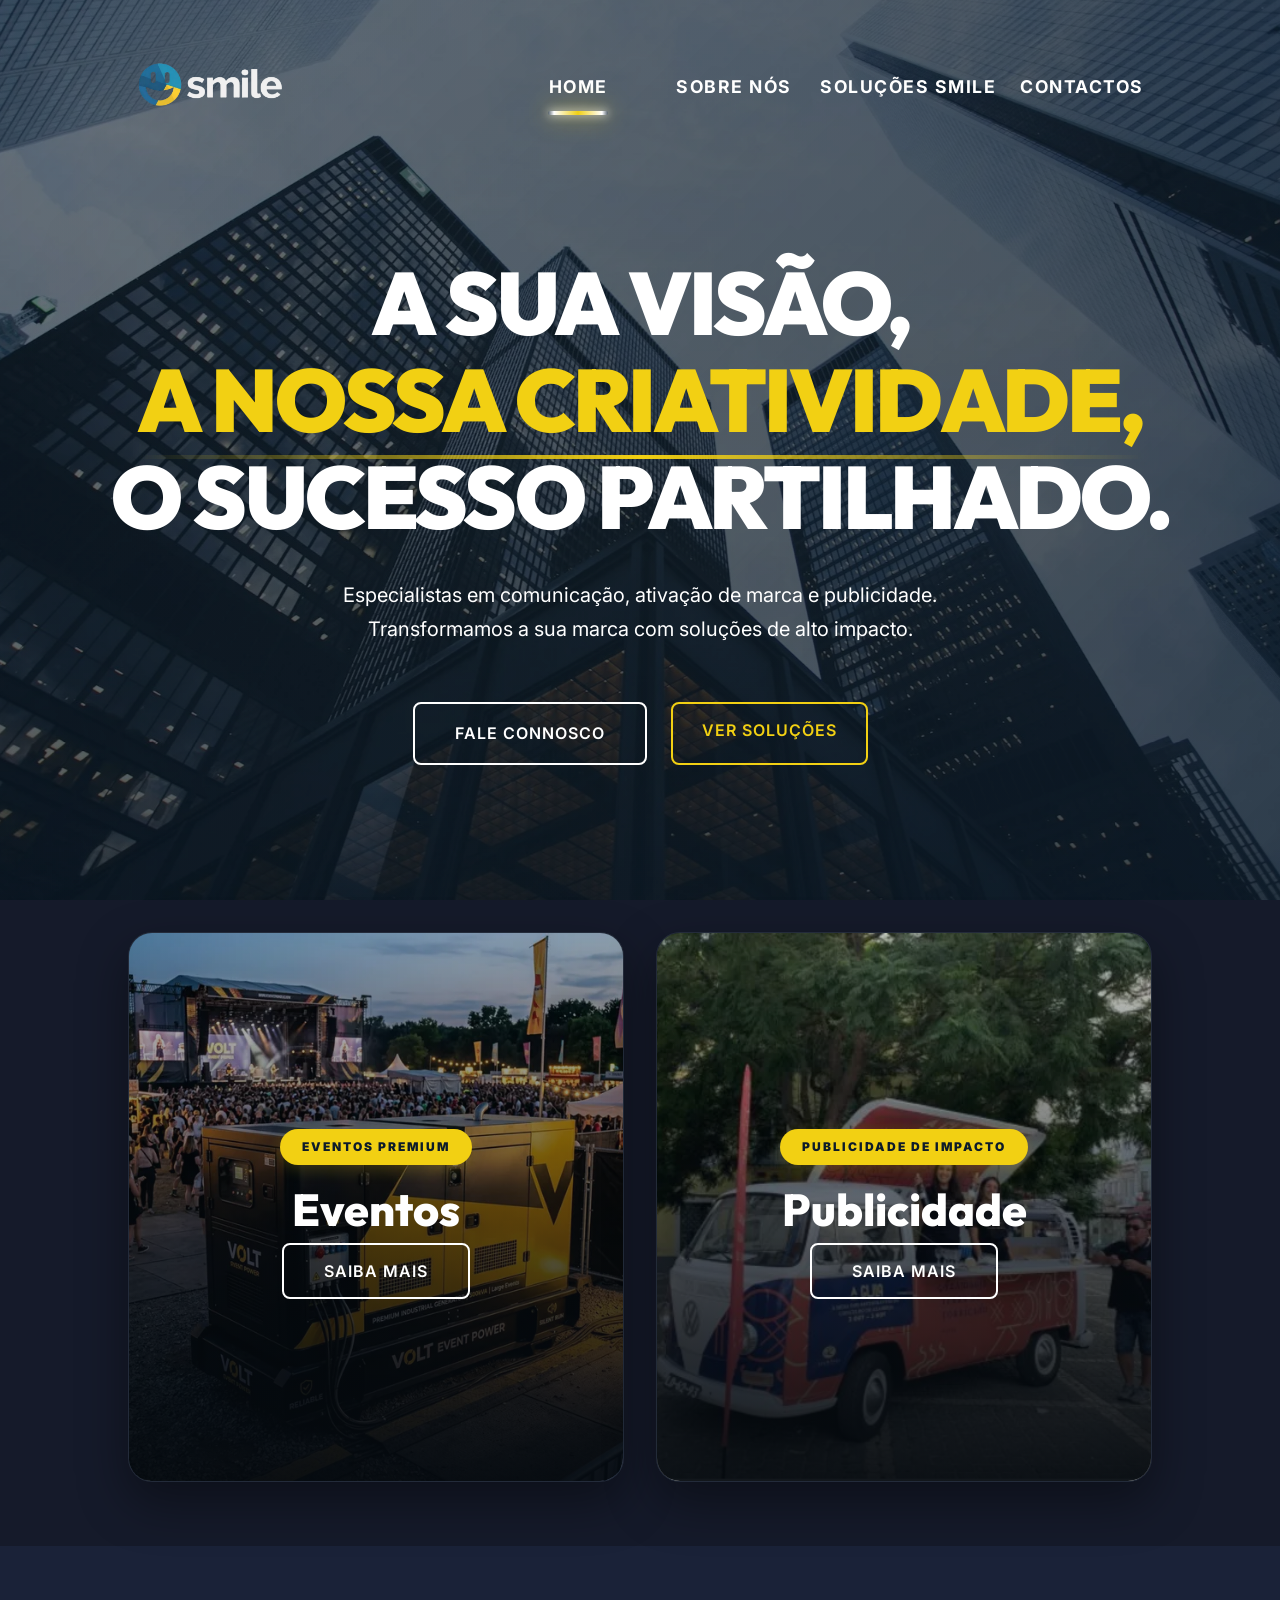
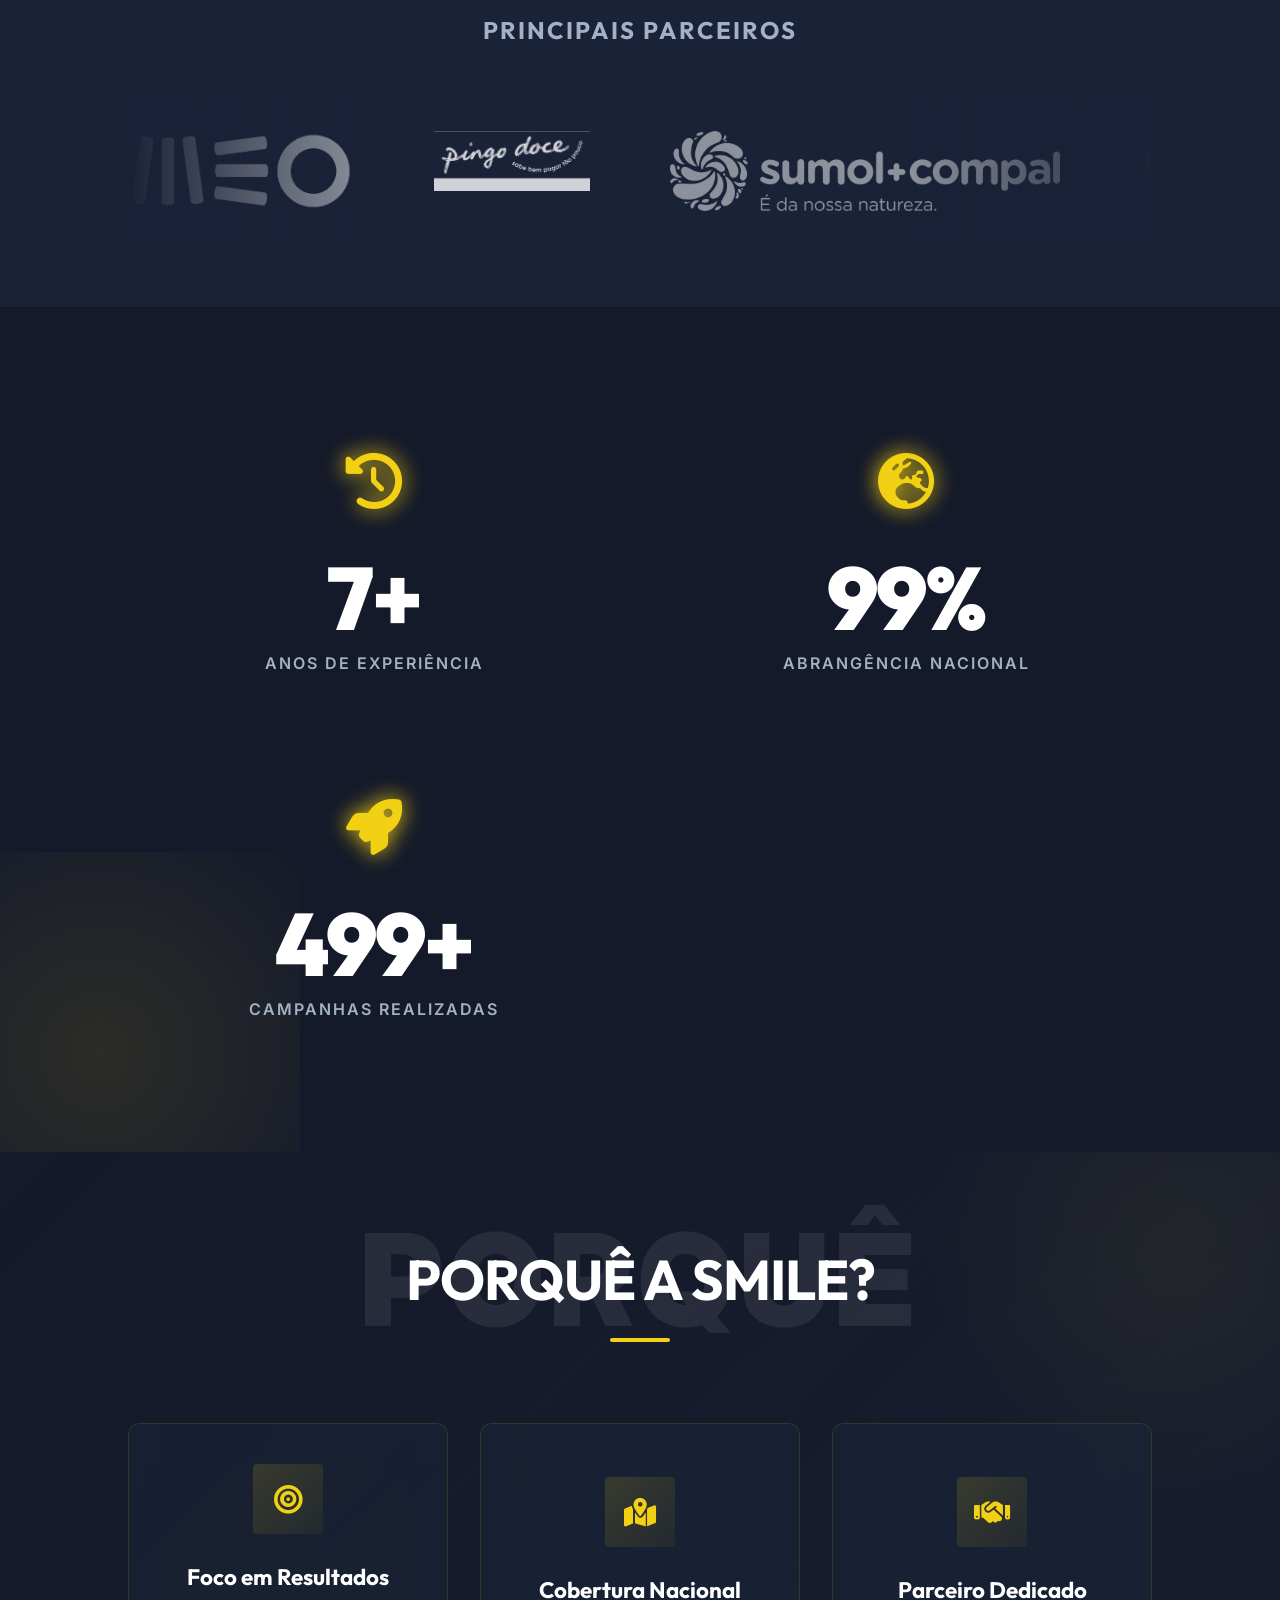
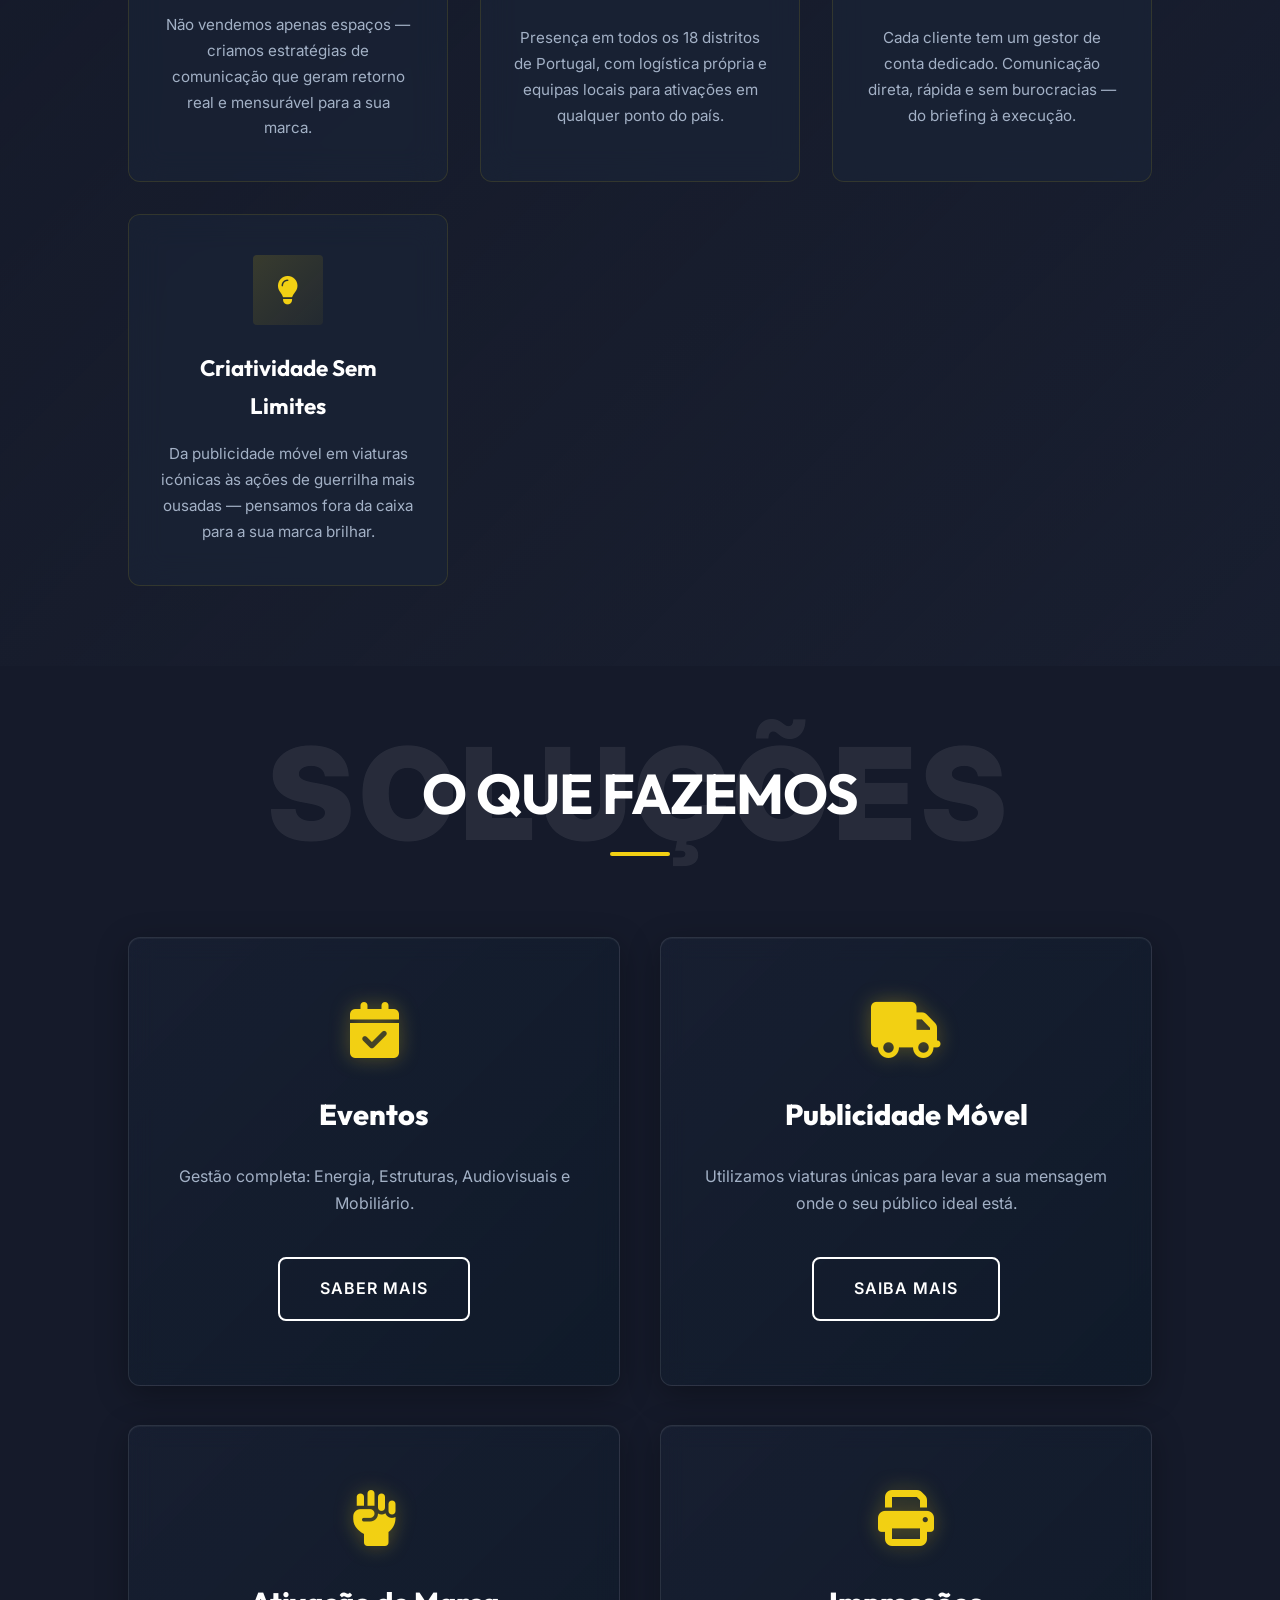
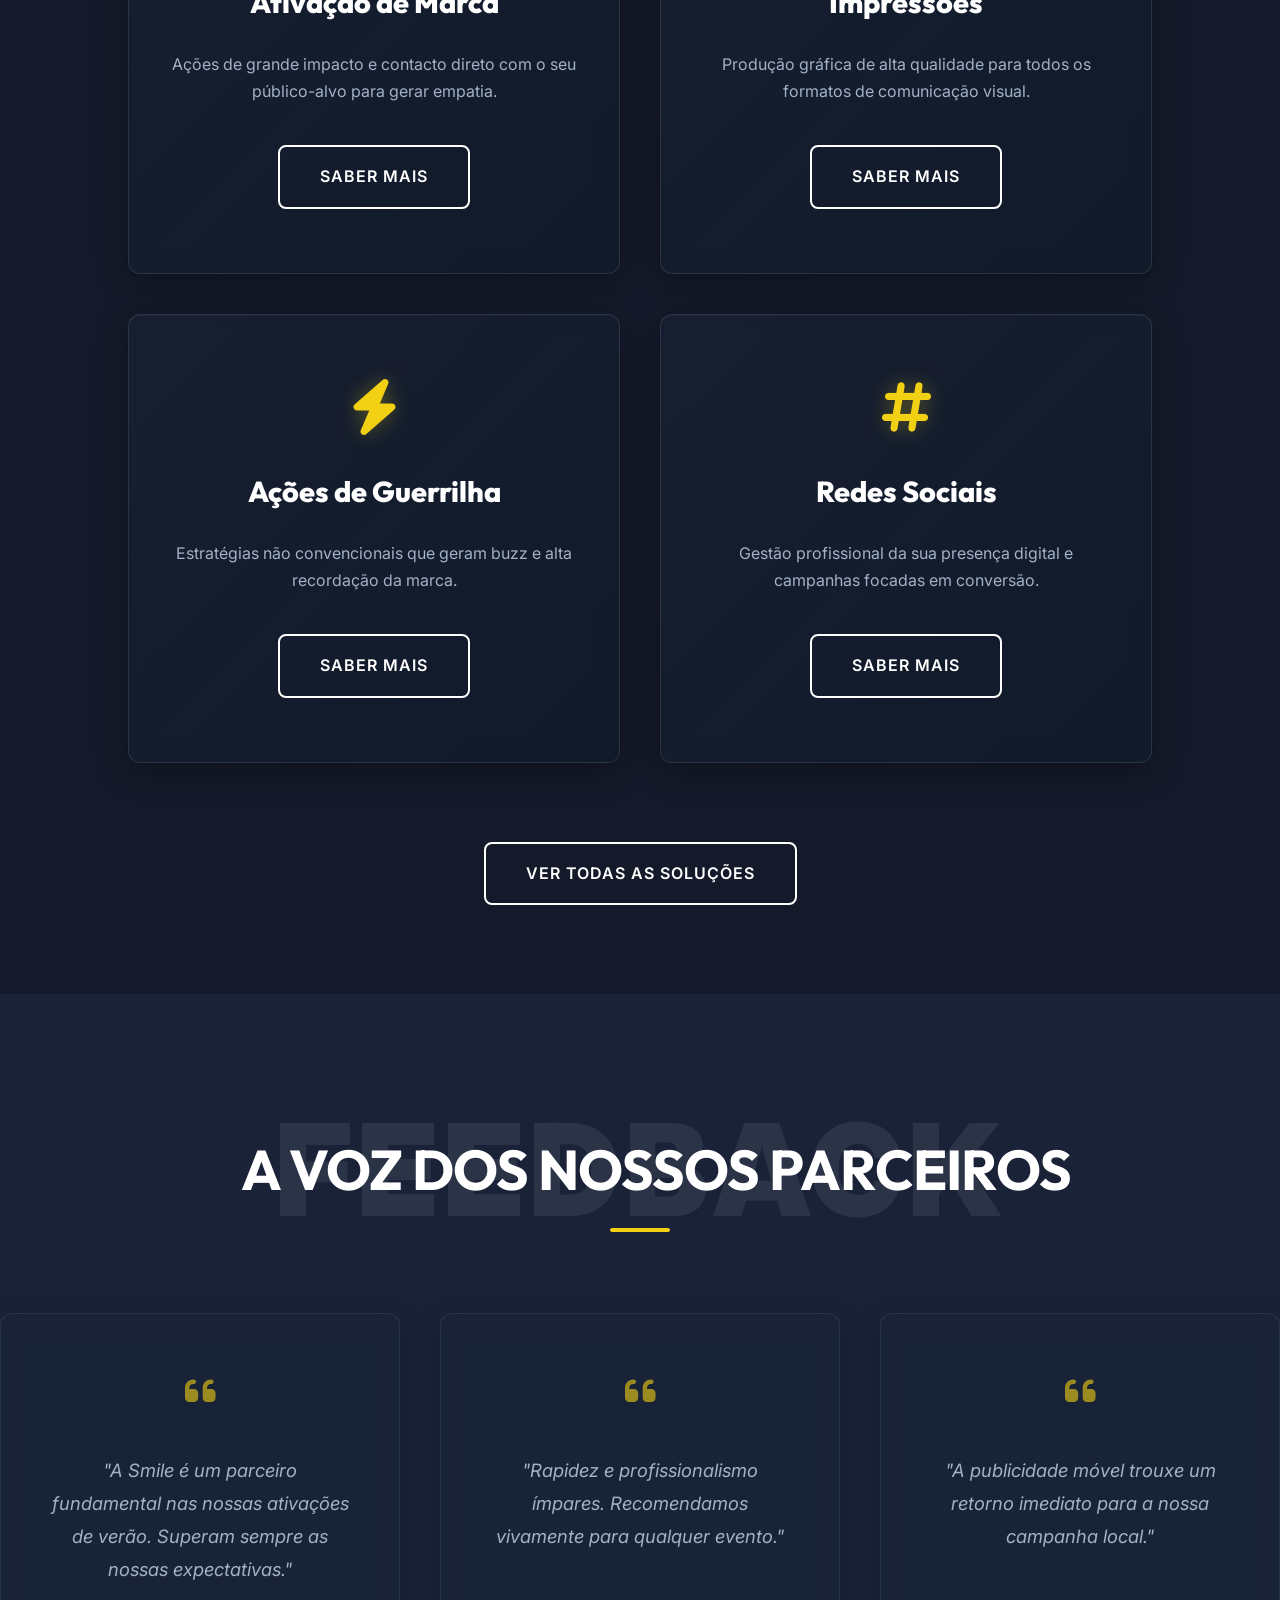
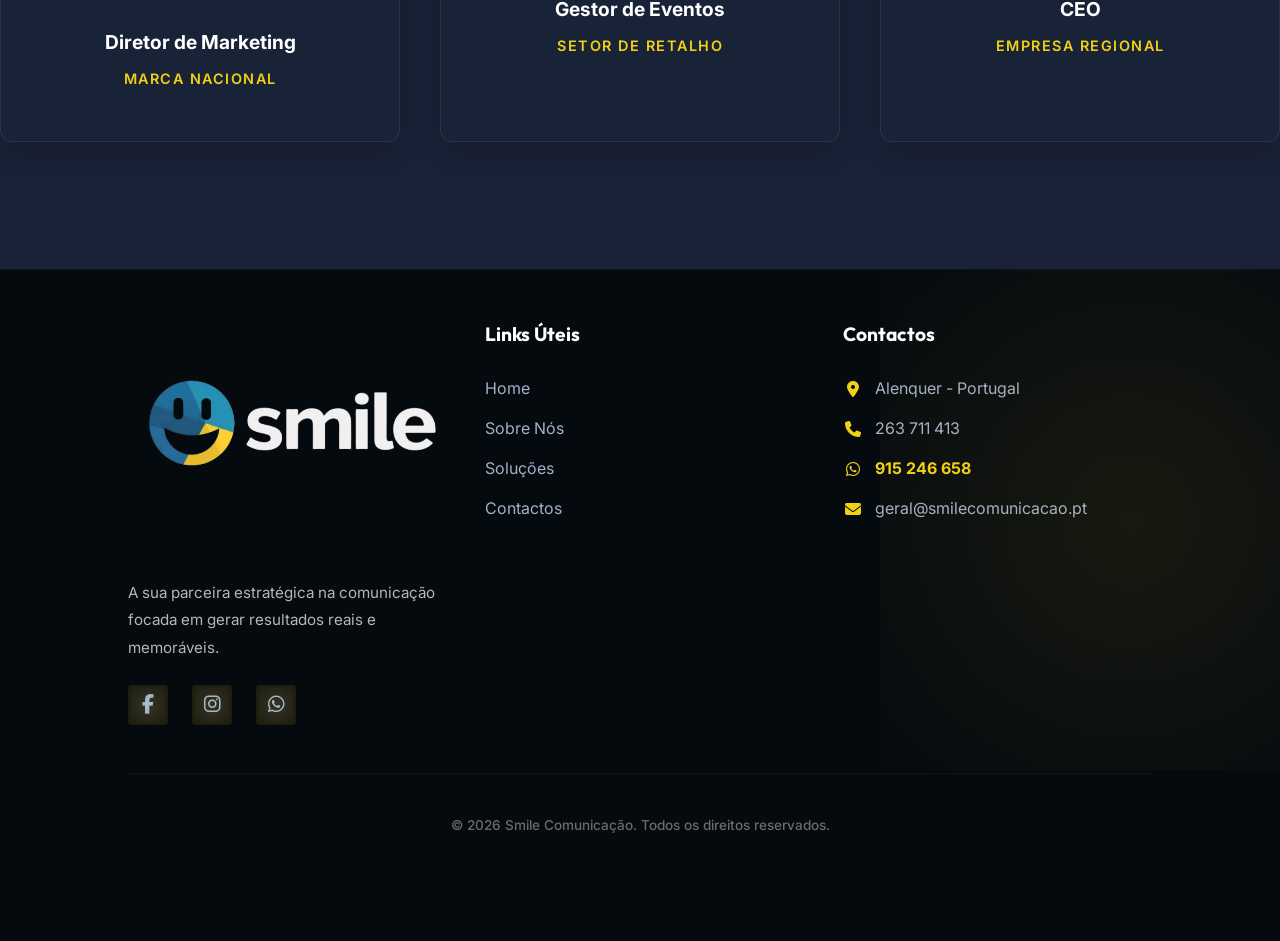
<file: index.html>
<!DOCTYPE html>
<html lang="pt">

<head>
    <meta charset="UTF-8">
    <meta name="viewport" content="width=device-width, initial-scale=1.0">
    <title>Smile Comunicação | Publicidade e Marketing</title>
    <meta name="description"
        content="Agência de marketing e publicidade. Soluções de impacto em outdoors, mupis, viaturas, e ativação de marca.">

    <!-- Open Graph / Twitter -->

    
    <meta property="og:title" content="Smile Comunicação | Publicidade e Marketing">
    <meta property="og:description"
        content="Agência de marketing e publicidade. Soluções de impacto em outdoors, mupis, viaturas e ativação de marca.">
    <meta property="og:type" content="website">
    <meta property="og:url" content="/">
    <meta property="og:image" content="assets/images/hero_home.webp">
    <meta name="twitter:card" content="summary_large_image">
    <meta name="theme-color" content="#0d1b2a">
    <meta name="color-scheme" content="dark">
    <meta name="robots" content="index, follow">
    <link rel="canonical" href="https://smilecomunicacao.pt/">
    <link rel="icon" type="image/x-icon" href="assets/images/smile_icon.webp">
    <link rel="apple-touch-icon" href="assets/images/smile_icon.webp">
    <link rel="manifest" href="manifest.json">

    <!-- Google Fonts -->
    <link rel="preconnect" href="https://fonts.googleapis.com">
    <link rel="preconnect" href="https://fonts.gstatic.com" crossorigin>
    <!-- Preload hero for faster LCP -->
    <link rel="preload" as="image" href="assets/images/hero_home.webp">
    <link
        href="https://fonts.googleapis.com/css2?family=Inter:wght@400;500;600&family=Outfit:wght@700;800;900&display=swap"
        rel="stylesheet">

    <!-- Font Awesome -->
    <link rel="stylesheet" href="https://cdnjs.cloudflare.com/ajax/libs/font-awesome/6.4.0/css/all.min.css">

    <!-- CSS -->
    <link rel="stylesheet" href="style.min.css?v=5.0">

    <!-- Structured Data -->
    <script type="application/ld+json">
    {
      "@context": "https://schema.org",
      "@type": "Organization",
      "name": "Smile Comunicação",
      "url": "https://smilecomunicacao.pt",
      "logo": "https://smilecomunicacao.pt/assets/images/logo_smile.webp",
      "description": "Agência de marketing e publicidade especialista em ativação de marca e publicidade móvel.",
      "address": {
        "@type": "PostalAddress",
        "addressLocality": "Alenquer",
        "addressCountry": "PT"
      },
      "sameAs": [
        "https://www.facebook.com/fsmilecomunicacao",
        "https://www.instagram.com/smile.comunicacao/",
        "https://linkedin.com/company/smilecomunicacao"
      ]
    }
    </script>
</head>

<body class="home-page">

    <div id="preloader">
        <div class="preloader-smile"></div>
    </div>


    <header id="header">
    <a href="index.html" class="logo" aria-label="Smile Comunicação — página inicial" title="Smile Comunicação">
        <img src="assets/images/logo_smile.webp" alt="Smile Comunicação">
    </a>
    <!-- Hamburger Menu Button -->
    <div class="menu-toggle" id="mobile-menu">
        <span class="bar"></span>
        <span class="bar"></span>
        <span class="bar"></span>
    </div>
    <nav class="nav-links" role="navigation" aria-label="Main navigation">
        <a href="index.html">Home</a>
        <a href="sobre.html">Sobre Nós</a>
        <a href="solucoes.html">Soluções Smile</a>
        <a href="contactos.html">Contactos</a>
    </nav>
    <a href="contactos.html" class="btn btn-primary header-btn"
        style="padding: 0.8rem 1.5rem; display: none;">Orçamento</a>
</header>

    <main>
        <section class="hero text-center" id="home">
            <img src="assets/images/hero_home.webp" alt="Smiling Brand Activation" class="hero-bg">
            <h1 class="reveal" style="text-transform: uppercase;">A sua visão,<br><span>a nossa criatividade,</span><br>o sucesso partilhado.</h1>
            <p class="reveal">Especialistas em comunicação, ativação de marca e publicidade. Transformamos a sua marca com soluções de alto impacto.</p>
            <div class="hero-btns reveal">
                <a href="contactos.html" class="btn btn-primary">Fale Connosco</a>
                <a href="solucoes.html" class="btn btn-skeleton">Ver Soluções</a>
            </div>
        </section>

        <!-- Highlights Section -->
        <section class="highlights">
            <div class="container highlights-grid">
                <div class="highlight-card">
                    <div class="card-bg" style="background-image: url('assets/images/gerador_eventos.webp');"></div>
                    <div class="card-overlay"></div>
                    <div class="card-content">
                        <span class="card-tag">Eventos Premium</span>
                        <h3>Eventos</h3>
                        <a href="servicos/eventos.html" class="btn btn-primary">Saiba Mais</a>
                    </div>
                </div>
                <div class="highlight-card">
                    <div class="card-bg" style="background-image: url('assets/images/movel.webp');"></div>
                    <div class="card-overlay"></div>
                    <div class="card-content">
                        <span class="card-tag">Publicidade de Impacto</span>
                        <h3>Publicidade</h3>
                        <a href="servicos/publicidade-exterior.html" class="btn btn-primary">Saiba Mais</a>
                    </div>
                </div>
            </div>
        </section>

        <!-- Clients Section -->
        <section class="clients">
            <div class="container">
                <h2 class="section-heading">Principais Parceiros</h2>
                <div class="logo-marquee">
                    <div class="marquee-content">
                        <img src="assets/images/logo_meo.webp" alt="MEO" loading="lazy">
                        <img src="assets/images/logo_pingodoce_premium.webp" alt="Pingo Doce" loading="lazy" style="height: 60px; opacity: 0.8; transition: var(--transition);" onmouseover="this.style.opacity='1'" onmouseout="this.style.opacity='0.8'">
                        <img src="assets/images/logo_sumolcompal.webp" alt="Sumol Compal" loading="lazy">
                        <img src="assets/images/logo_remax.webp" alt="REMAX" loading="lazy">
                        <!-- Duplicate for infinite scroll -->
                        <img src="assets/images/logo_meo.webp" alt="MEO" loading="lazy">
                        <img src="assets/images/logo_pingodoce_premium.webp" alt="Pingo Doce" loading="lazy" style="height: 60px; opacity: 0.8; transition: var(--transition);" onmouseover="this.style.opacity='1'" onmouseout="this.style.opacity='0.8'">
                        <img src="assets/images/logo_sumolcompal.webp" alt="Sumol Compal" loading="lazy">
                        <img src="assets/images/logo_remax.webp" alt="REMAX" loading="lazy">
                    </div>
                </div>
            </div>
        </section>



        <!-- Stats Section -->
        <section class="presence">
            <div class="container">
                <div class="grid">
                    <div class="stat-item">
                        <div class="stat-icon"><i class="fas fa-history"></i></div>
                        <h3 class="stat-number">8+</h3>
                        <p>Anos de Experiência</p>
                    </div>
                    <div class="stat-item">
                        <div class="stat-icon"><i class="fas fa-globe-europe"></i></div>
                        <h3 class="stat-number">100%</h3>
                        <p>Abrangência Nacional</p>
                    </div>
                    <div class="stat-item">
                        <div class="stat-icon"><i class="fas fa-rocket"></i></div>
                        <h3 class="stat-number">500+</h3>
                        <p>Campanhas Realizadas</p>
                    </div>
                </div>
            </div>
        </section>



        <!-- Why Smile Section -->
        <section class="why-smile">
            <div class="container">
                <div class="section-title">
                    <div class="bg-text">PORQUÊ</div>
                    <h2>Porquê a Smile?</h2>
                </div>
            </div>
            <div class="container why-grid">
                <div class="why-card">
                    <div class="why-icon"><i class="fas fa-bullseye"></i></div>
                    <h3>Foco em Resultados</h3>
                    <p>Não vendemos apenas espaços — criamos estratégias de comunicação que geram retorno real e
                        mensurável para a sua marca.</p>
                </div>
                <div class="why-card">
                    <div class="why-icon"><i class="fas fa-map-marked-alt"></i></div>
                    <h3>Cobertura Nacional</h3>
                    <p>Presença em todos os 18 distritos de Portugal, com logística própria e equipas locais para
                        ativações em qualquer ponto do país.</p>
                </div>
                <div class="why-card">
                    <div class="why-icon"><i class="fas fa-handshake"></i></div>
                    <h3>Parceiro Dedicado</h3>
                    <p>Cada cliente tem um gestor de conta dedicado. Comunicação direta, rápida e sem burocracias — do
                        briefing à execução.</p>
                </div>
                <div class="why-card">
                    <div class="why-icon"><i class="fas fa-lightbulb"></i></div>
                    <h3>Criatividade Sem Limites</h3>
                    <p>Da publicidade móvel em viaturas icónicas às ações de guerrilha mais ousadas — pensamos fora da
                        caixa para a sua marca brilhar.</p>
                </div>
            </div>
        </section>



        <!-- Services Section Summary -->
        <section id="solucoes">
            <div class="container">
                <div class="section-title">
                    <div class="bg-text">SOLUÇÕES</div>
                    <h2>O Que Fazemos</h2>
                </div>
            </div>
            <div class="grid container">
                <div class="card">
                    <i class="fas fa-calendar-check"></i>
                    <h3>Eventos</h3>
                    <p>Gestão completa: Energia, Estruturas, Audiovisuais e Mobiliário.</p>
                    <a href="servicos/eventos.html" class="btn btn-primary" role="button"
                        aria-label="Saber mais sobre Eventos">Saber Mais</a>
                </div>
                <div class="card">
                    <i class="fas fa-truck"></i>
                    <h3>Publicidade Móvel</h3>
                    <p>Utilizamos viaturas únicas para levar a sua mensagem onde o seu público ideal está.</p>
                    <a href="servicos/publicidade-exterior.html" class="btn btn-primary">Saiba Mais</a>
                </div>
                <div class="card">
                    <i class="fas fa-fist-raised"></i>
                    <h3>Ativação de Marca</h3>
                    <p>Ações de grande impacto e contacto direto com o seu público-alvo para gerar empatia.</p>
                    <a href="servicos/ativacao-marca.html" class="btn btn-primary">Saber Mais</a>
                </div>
                <div class="card">
                    <i class="fas fa-print"></i>
                    <h3>Impressões</h3>
                    <p>Produção gráfica de alta qualidade para todos os formatos de comunicação visual.</p>
                    <a href="servicos/impressoes.html" class="btn btn-primary">Saber Mais</a>
                </div>
                <div class="card">
                    <i class="fas fa-bolt"></i>
                    <h3>Ações de Guerrilha</h3>
                    <p>Estratégias não convencionais que geram buzz e alta recordação da marca.</p>
                    <a href="servicos/acoes-guerrilha.html" class="btn btn-primary">Saber Mais</a>
                </div>
                <div class="card">
                    <i class="fas fa-hashtag"></i>
                    <h3>Redes Sociais</h3>
                    <p>Gestão profissional da sua presença digital e campanhas focadas em conversão.</p>
                    <a href="servicos/redes-sociais.html" class="btn btn-primary">Saber Mais</a>
                </div>
            </div>
            <div class="solutions-cta">
                <a href="solucoes.html" class="btn btn-primary">Ver Todas as Soluções</a>
            </div>
        </section>

        <!-- Testimonials Section -->
        <section class="testimonials">
            <div class="container">
                <div class="section-title">
                    <div class="bg-text">FEEDBACK</div>
                    <h2>A Voz dos Nossos Parceiros</h2>
                </div>
            </div>
            <div class="container">
                <div class="testimonials-grid">
                    <div class="testimonial-item reveal">
                        <div class="quote-icon"><i class="fas fa-quote-left"></i></div>
                        <p>"A Smile é um parceiro fundamental nas nossas ativações de verão. Superam sempre as nossas
                            expectativas."</p>
                        <div class="testimonial-info">
                            <strong>Diretor de Marketing</strong>
                            <span>Marca Nacional</span>
                        </div>
                    </div>

                    <div class="testimonial-item reveal">
                        <div class="quote-icon"><i class="fas fa-quote-left"></i></div>
                        <p>"Rapidez e profissionalismo ímpares. Recomendamos vivamente para qualquer evento."</p>
                        <div class="testimonial-info">
                            <strong>Gestor de Eventos</strong>
                            <span>Setor de Retalho</span>
                        </div>
                    </div>

                    <div class="testimonial-item reveal">
                        <div class="quote-icon"><i class="fas fa-quote-left"></i></div>
                        <p>"A publicidade móvel trouxe um retorno imediato para a nossa campanha local."</p>
                        <div class="testimonial-info">
                            <strong>CEO</strong>
                            <span>Empresa Regional</span>
                        </div>
                    </div>
                </div>
            </div>
        </section>
    </main>

    <footer>
    <div class="footer-content">

        <div class="container footer-grid">
            <div>
                <div class="footer-logo">
                    <img src="assets/images/logo_smile.webp" alt="Smile Comunicação">
                </div>
                <p>A sua parceira estratégica na comunicação focada em gerar resultados reais e memoráveis.</p>
                <div class="social-links">
                    <a href="https://www.facebook.com/fsmilecomunicacao" target="_blank" rel="noopener noreferrer"
                        aria-label="Facebook"><i class="fab fa-facebook-f"></i></a>
                    <a href="https://www.instagram.com/smile.comunicacao/" target="_blank" rel="noopener noreferrer"
                        aria-label="Instagram"><i class="fab fa-instagram"></i></a>
                    <a href="https://wa.me/351915246658" target="_blank" rel="noopener noreferrer"
                        aria-label="WhatsApp"><i class="fab fa-whatsapp"></i></a>
                </div>
            </div>
            <div>
                <h4>Links Úteis</h4>
                <ul>
                    <li><a href="index.html">Home</a></li>
                    <li><a href="sobre.html">Sobre Nós</a></li>
                    <li><a href="solucoes.html">Soluções</a></li>
                    <li><a href="contactos.html">Contactos</a></li>
                </ul>
            </div>
            <div>
                <h4>Contactos</h4>
                <ul class="contact-list">
                    <li><i class="fas fa-map-marker-alt"></i> Alenquer - Portugal</li>
                    <li><i class="fas fa-phone"></i> 263 711 413</li>
                    <li><i class="fab fa-whatsapp"></i> <a href="https://wa.me/351915246658" target="_blank"
                            style="color: var(--accent-color); font-weight: 700;">915 246 658</a></li>
                    <li><i class="fas fa-envelope"></i> <a
                            href="mailto:geral@smilecomunicacao.pt">geral@smilecomunicacao.pt</a></li>
                </ul>
            </div>
        </div>
        <div class="footer-bottom">
            <p>&copy; 2026 Smile Comunicação. Todos os direitos reservados.</p>
        </div>
    </div>
</footer>


<!-- Scroll Progress Bar -->
<div class="scroll-progress" id="scrollProgress"></div>
    <script src="script.min.js?v=3.5" defer></script>
</body>

</html>
</file>
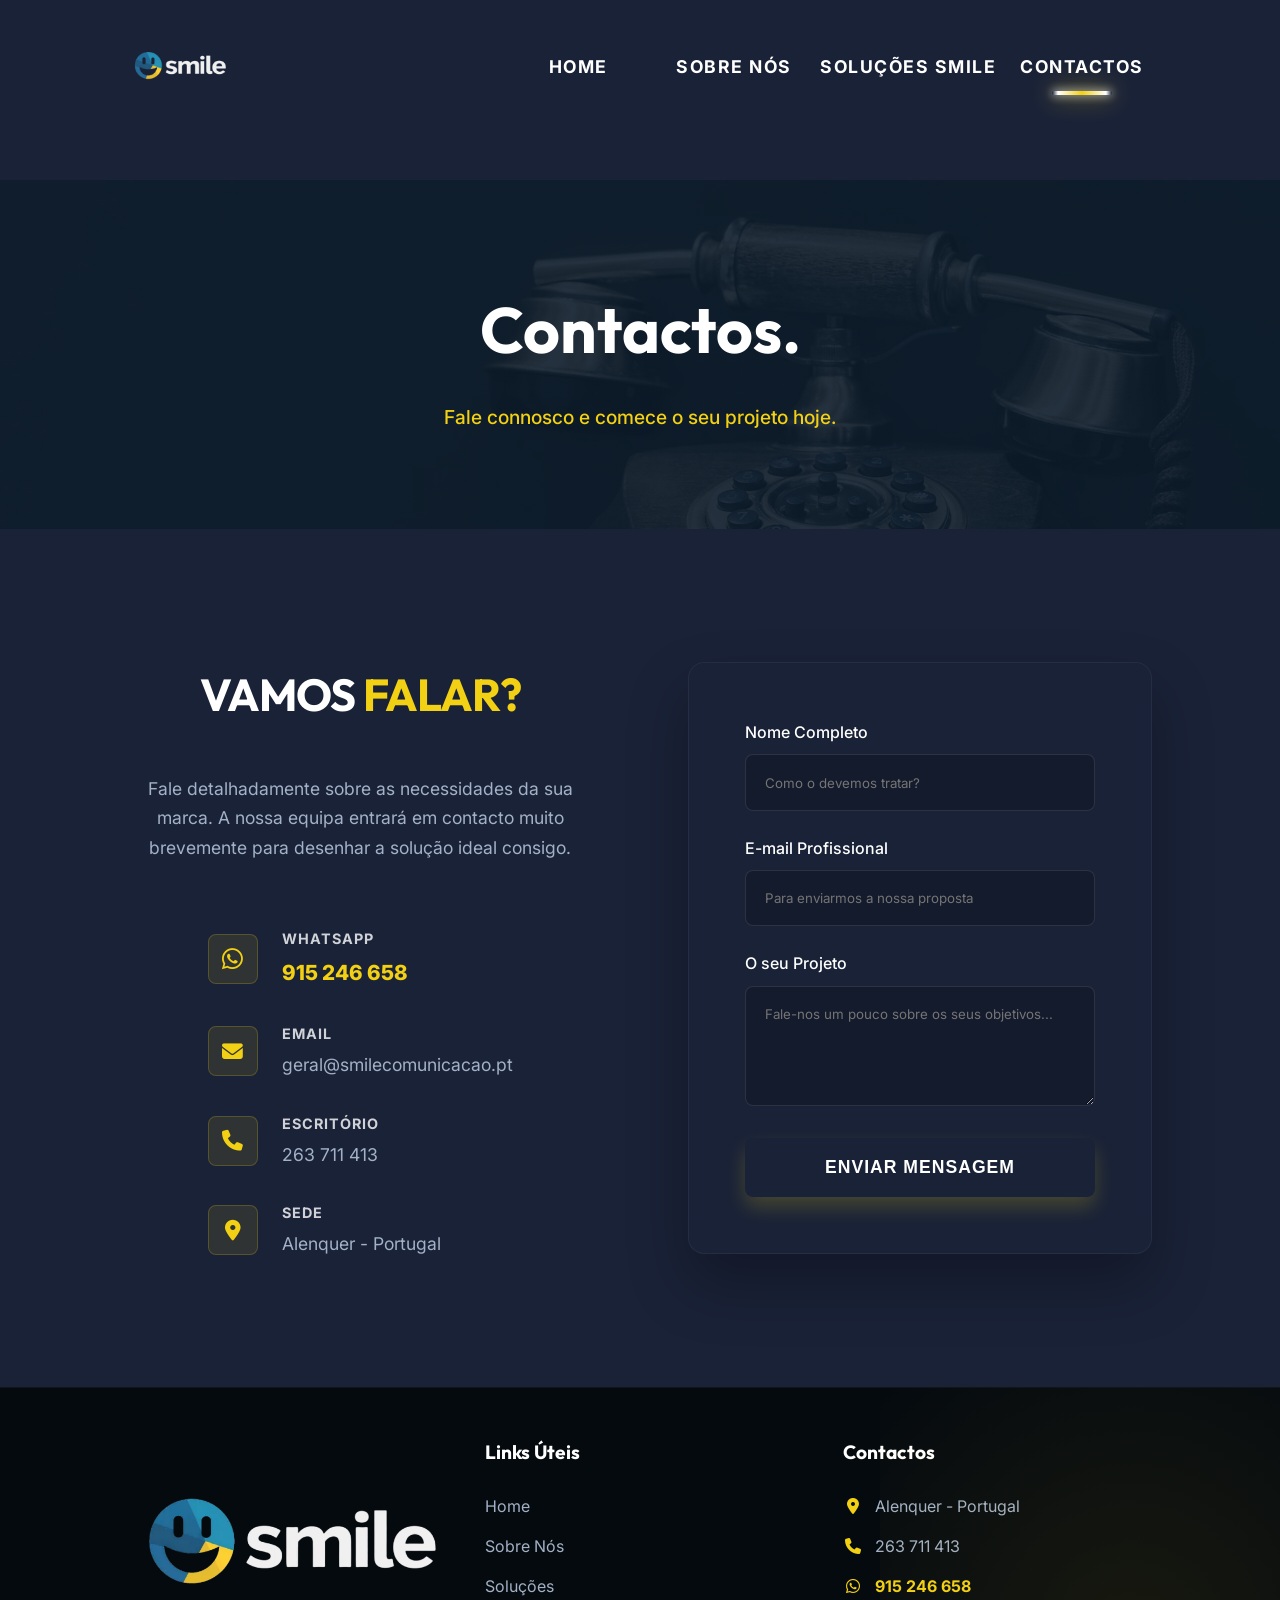
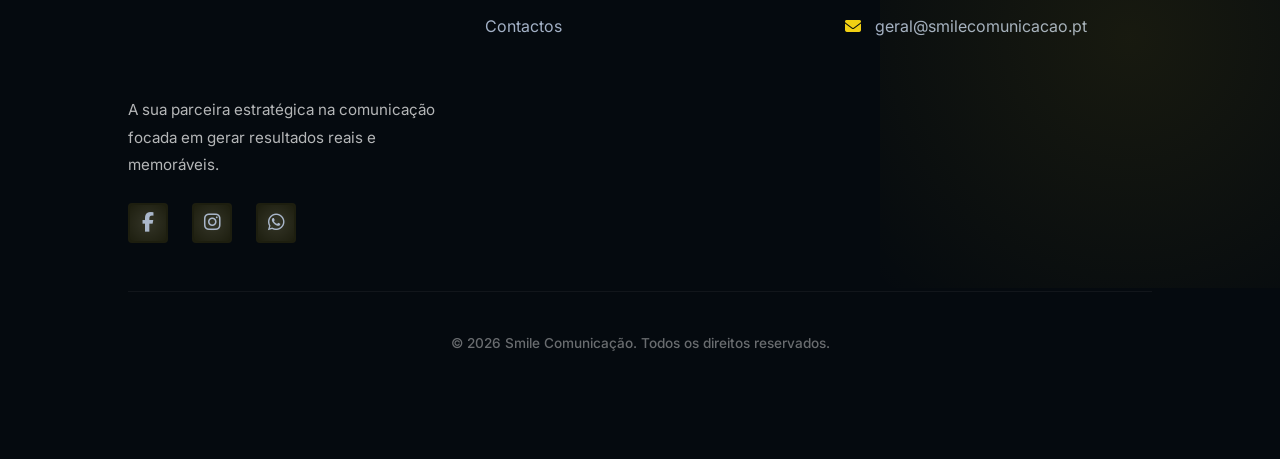
<file: contactos.html>
<!DOCTYPE html>
<html lang="pt">

<head>
    <meta charset="UTF-8">
    <meta name="viewport" content="width=device-width, initial-scale=1.0">
    <title>Contactos | Smile Comunicação</title>
    <meta name="description"
        content="Entre em contacto com a Smile Comunicação em Alenquer, Portugal. Peça o seu orçamento para publicidade e ativação de marca.">

    <!-- Open Graph / Twitter -->
    <meta property="og:title" content="Contactos | Smile Comunicação">
    <meta property="og:description" content="Contacte a Smile Comunicação — peça orçamento ou fale com a nossa equipa.">
    <meta property="og:type" content="website">
    <meta property="og:url" content="/contactos.html">
    <meta property="og:image" content="assets/images/hero_contactos.webp">
    <meta name="twitter:card" content="summary_large_image">
    <meta name="theme-color" content="#0d1b2a">
    <meta name="color-scheme" content="dark">
    <meta name="robots" content="index, follow">
    <link rel="canonical" href="https://smilecomunicacao.pt/contactos.html">
    <link rel="icon" type="image/x-icon" href="assets/images/smile_icon.webp">
    <link rel="apple-touch-icon" href="assets/images/smile_icon.webp">
    <link rel="manifest" href="manifest.json">

    <link rel="preconnect" href="https://fonts.googleapis.com">
    <link rel="preconnect" href="https://fonts.gstatic.com" crossorigin>
    <link rel="preload" as="image" href="assets/images/hero_contactos.webp">
    <link
        href="https://fonts.googleapis.com/css2?family=Inter:wght@400;500;600&family=Outfit:wght@700;800;900&display=swap"
        rel="stylesheet">
    <link rel="stylesheet" href="https://cdnjs.cloudflare.com/ajax/libs/font-awesome/6.4.0/css/all.min.css">
    <link rel="stylesheet" href="style.min.css?v=5.0">
</head>

<body>
    <div id="preloader">
        <div class="preloader-smile"></div>
    </div>


    <header id="header">
    <a href="index.html" class="logo" aria-label="Smile Comunicação — página inicial" title="Smile Comunicação">
        <img src="assets/images/logo_smile.webp" alt="Smile Comunicação">
    </a>
    <!-- Hamburger Menu Button -->
    <div class="menu-toggle" id="mobile-menu">
        <span class="bar"></span>
        <span class="bar"></span>
        <span class="bar"></span>
    </div>
    <nav class="nav-links" role="navigation" aria-label="Main navigation">
        <a href="index.html">Home</a>
        <a href="sobre.html">Sobre Nós</a>
        <a href="solucoes.html">Soluções Smile</a>
        <a href="contactos.html">Contactos</a>
    </nav>
    <a href="contactos.html" class="btn btn-primary header-btn"
        style="padding: 0.8rem 1.5rem; display: none;">Orçamento</a>
</header>

    <main style="padding-top: 180px;">
        <!-- Contact Header -->
        <section class="text-center"
            style="background: linear-gradient(rgba(13, 27, 42, 0.9), rgba(13, 27, 42, 0.9)), url('assets/images/hero_contactos.webp') center/cover; padding: 6rem 10%;">
            <h1 style="font-size: 4rem; color: var(--white); margin-bottom: 1rem;">Contactos.</h1>
            <p style="color: var(--accent-color); font-size: 1.2rem; font-weight: 500; text-align: center; width: 100%;">Fale connosco e comece o seu
                projeto hoje.</p>
        </section>

        <!-- Contact Form Sectiion -->
        <section id="contactos" style="background: var(--bg-color); padding: 8rem 10%;">
            <div class="container contact-container" style="display: flex; align-items: center; gap: 6rem; flex-wrap: wrap;">
                
                <!-- Contact Info -->
                <div class="contact-info" style="flex: 1; min-width: 320px; display: flex; flex-direction: column; align-items: center; text-align: center;">
                    <h2 style="font-size: 2.8rem; color: var(--white); margin-bottom: 2.5rem; letter-spacing: -1px;">VAMOS <span style="color: var(--accent-color);">FALAR?</span></h2>
                    
                    <p style="margin-bottom: 4rem; color: var(--text-light); font-size: 1.1rem; max-width: 450px; line-height: 1.7;">
                        Fale detalhadamente sobre as necessidades da sua marca. A nossa equipa entrará em contacto muito brevemente para desenhar a solução ideal consigo.
                    </p>

                    <div style="display: flex; flex-direction: column; align-items: flex-start; gap: 2rem; width: fit-content; margin: 0 auto; text-align: left;">
                        <!-- WhatsApp / Mobile -->
                        <div class="info-item-v2" style="display: flex; align-items: center; gap: 1.5rem;">
                            <div style="width: 50px; height: 50px; background: rgba(242, 208, 19, 0.1); border-radius: 8px; display: flex; align-items: center; justify-content: center; border: 1px solid rgba(242, 208, 19, 0.2); flex-shrink: 0;">
                                <i class="fab fa-whatsapp" style="font-size: 1.5rem; color: var(--accent-color);"></i>
                            </div>
                            <div>
                                <strong style="color: var(--white); font-size: 0.9rem; display: block; margin-bottom: 0.2rem; text-transform: uppercase; letter-spacing: 1px; opacity: 0.8;">WhatsApp</strong>
                                <a href="https://wa.me/351915246658" target="_blank" style="color: var(--accent-color); font-weight: 800; font-size: 1.3rem; transition: var(--transition);">915 246 658</a>
                            </div>
                        </div>

                        <!-- Email -->
                        <div class="info-item-v2" style="display: flex; align-items: center; gap: 1.5rem;">
                            <div style="width: 50px; height: 50px; background: rgba(242, 208, 19, 0.1); border-radius: 8px; display: flex; align-items: center; justify-content: center; border: 1px solid rgba(242, 208, 19, 0.2); flex-shrink: 0;">
                                <i class="fas fa-envelope" style="font-size: 1.3rem; color: var(--accent-color);"></i>
                            </div>
                            <div>
                                <strong style="color: var(--white); font-size: 0.9rem; display: block; margin-bottom: 0.2rem; text-transform: uppercase; letter-spacing: 1px; opacity: 0.8;">Email</strong>
                                <a href="mailto:geral@smilecomunicacao.pt" style="color: var(--text-light); transition: var(--transition); font-size: 1.1rem;">geral@smilecomunicacao.pt</a>
                            </div>
                        </div>

                        <!-- Fix -->
                        <div class="info-item-v2" style="display: flex; align-items: center; gap: 1.5rem;">
                            <div style="width: 50px; height: 50px; background: rgba(242, 208, 19, 0.1); border-radius: 8px; display: flex; align-items: center; justify-content: center; border: 1px solid rgba(242, 208, 19, 0.2); flex-shrink: 0;">
                                <i class="fas fa-phone" style="font-size: 1.3rem; color: var(--accent-color);"></i>
                            </div>
                            <div>
                                <strong style="color: var(--white); font-size: 0.9rem; display: block; margin-bottom: 0.2rem; text-transform: uppercase; letter-spacing: 1px; opacity: 0.8;">Escritório</strong>
                                <p style="color: var(--text-light); font-size: 1.1rem;">263 711 413</p>
                            </div>
                        </div>

                        <!-- Location -->
                        <div class="info-item-v2" style="display: flex; align-items: center; gap: 1.5rem;">
                            <div style="width: 50px; height: 50px; background: rgba(242, 208, 19, 0.1); border-radius: 8px; display: flex; align-items: center; justify-content: center; border: 1px solid rgba(242, 208, 19, 0.2); flex-shrink: 0;">
                                <i class="fas fa-location-dot" style="font-size: 1.3rem; color: var(--accent-color);"></i>
                            </div>
                            <div>
                                <strong style="color: var(--white); font-size: 0.9rem; display: block; margin-bottom: 0.2rem; text-transform: uppercase; letter-spacing: 1px; opacity: 0.8;">Sede</strong>
                                <p style="color: var(--text-light); font-size: 1.1rem;">Alenquer - Portugal</p>
                            </div>
                        </div>
                    </div>
                </div>

                <!-- Contact Form -->
                <div style="flex: 1; min-width: 320px;">
                    <form class="contact-form" style="background: rgba(27, 38, 59, 0.3); backdrop-filter: blur(12px); padding: 3.5rem; border-radius: 16px; border: 1px solid rgba(255, 255, 255, 0.05); box-shadow: 0 30px 60px rgba(0,0,0,0.3);">
                        <div class="form-group">
                            <label for="name" style="color: var(--white); font-weight: 500;">Nome Completo</label>
                            <input type="text" id="name" placeholder="Como o devemos tratar?" required style="background: rgba(0,0,0,0.2); border: 1px solid rgba(255,255,255,0.1); padding: 1.2rem; border-radius: 8px;">
                        </div>
                        <div class="form-group">
                            <label for="email" style="color: var(--white); font-weight: 500;">E-mail Profissional</label>
                            <input type="email" id="email" placeholder="Para enviarmos a nossa proposta" required style="background: rgba(0,0,0,0.2); border: 1px solid rgba(255,255,255,0.1); padding: 1.2rem; border-radius: 8px;">
                        </div>
                        <div class="form-group">
                            <label for="message" style="color: var(--white); font-weight: 500;">O seu Projeto</label>
                            <textarea id="message" rows="4" placeholder="Fale-nos um pouco sobre os seus objetivos..." required style="background: rgba(0,0,0,0.2); border: 1px solid rgba(255,255,255,0.1); padding: 1.2rem; border-radius: 8px;"></textarea>
                        </div>
                        <button type="submit" class="btn btn-primary" style="width: 100%; padding: 1.2rem; border: none; font-size: 1.1rem; cursor: pointer; border-radius: 8px; font-weight: 800; text-transform: uppercase; letter-spacing: 1px; box-shadow: 0 10px 20px rgba(242, 208, 19, 0.2);">Enviar Mensagem</button>
                    </form>
                </div>
            </div>
        </section>
    </main>

    <footer>
    <div class="footer-content">

        <div class="container footer-grid">
            <div>
                <div class="footer-logo">
                    <img src="assets/images/logo_smile.webp" alt="Smile Comunicação">
                </div>
                <p>A sua parceira estratégica na comunicação focada em gerar resultados reais e memoráveis.</p>
                <div class="social-links">
                    <a href="https://www.facebook.com/fsmilecomunicacao" target="_blank" rel="noopener noreferrer"
                        aria-label="Facebook"><i class="fab fa-facebook-f"></i></a>
                    <a href="https://www.instagram.com/smile.comunicacao/" target="_blank" rel="noopener noreferrer"
                        aria-label="Instagram"><i class="fab fa-instagram"></i></a>
                    <a href="https://wa.me/351915246658" target="_blank" rel="noopener noreferrer"
                        aria-label="WhatsApp"><i class="fab fa-whatsapp"></i></a>
                </div>
            </div>
            <div>
                <h4>Links Úteis</h4>
                <ul>
                    <li><a href="index.html">Home</a></li>
                    <li><a href="sobre.html">Sobre Nós</a></li>
                    <li><a href="solucoes.html">Soluções</a></li>
                    <li><a href="contactos.html">Contactos</a></li>
                </ul>
            </div>
            <div>
                <h4>Contactos</h4>
                <ul class="contact-list">
                    <li><i class="fas fa-map-marker-alt"></i> Alenquer - Portugal</li>
                    <li><i class="fas fa-phone"></i> 263 711 413</li>
                    <li><i class="fab fa-whatsapp"></i> <a href="https://wa.me/351915246658" target="_blank"
                            style="color: var(--accent-color); font-weight: 700;">915 246 658</a></li>
                    <li><i class="fas fa-envelope"></i> <a
                            href="mailto:geral@smilecomunicacao.pt">geral@smilecomunicacao.pt</a></li>
                </ul>
            </div>
        </div>
        <div class="footer-bottom">
            <p>&copy; 2026 Smile Comunicação. Todos os direitos reservados.</p>
        </div>
    </div>
</footer>


<!-- Scroll Progress Bar -->
<div class="scroll-progress" id="scrollProgress"></div>
    <script src="script.min.js?v=3.5" defer></script>
</body>

</html>
</file>
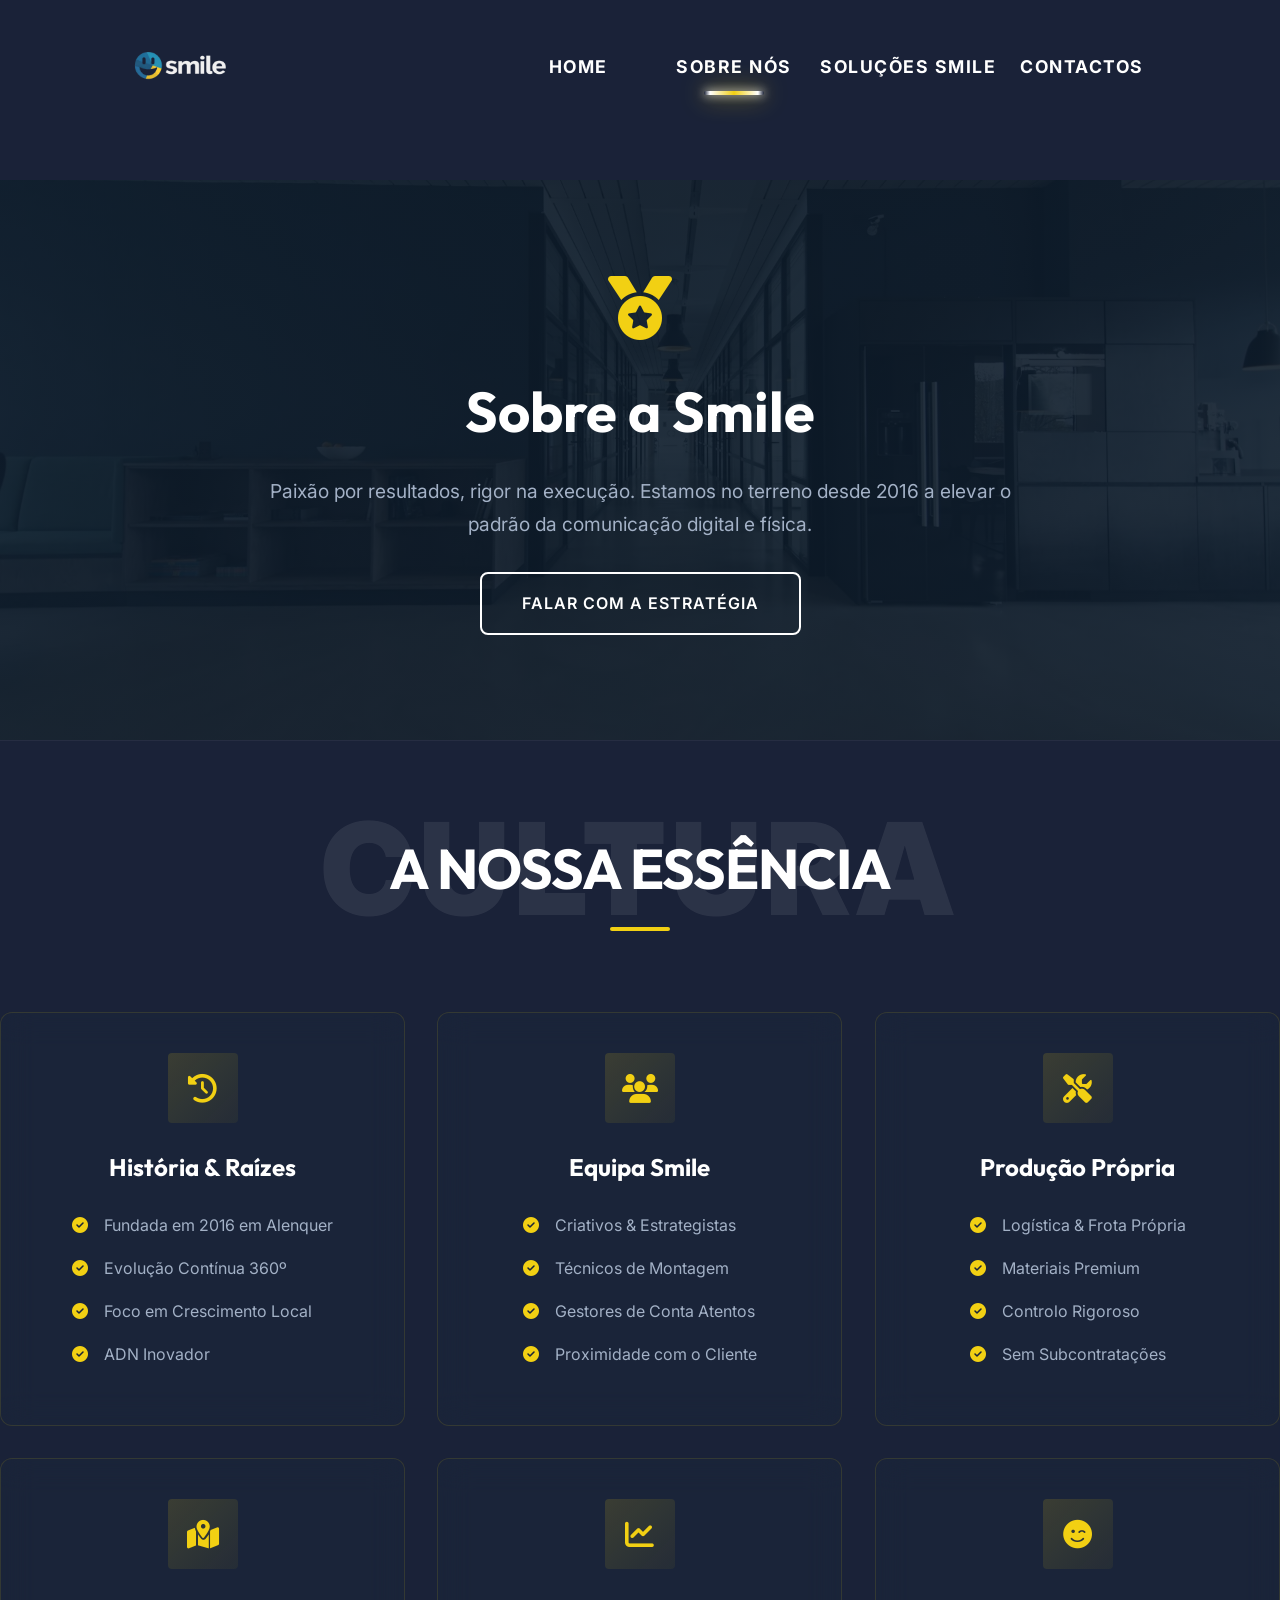
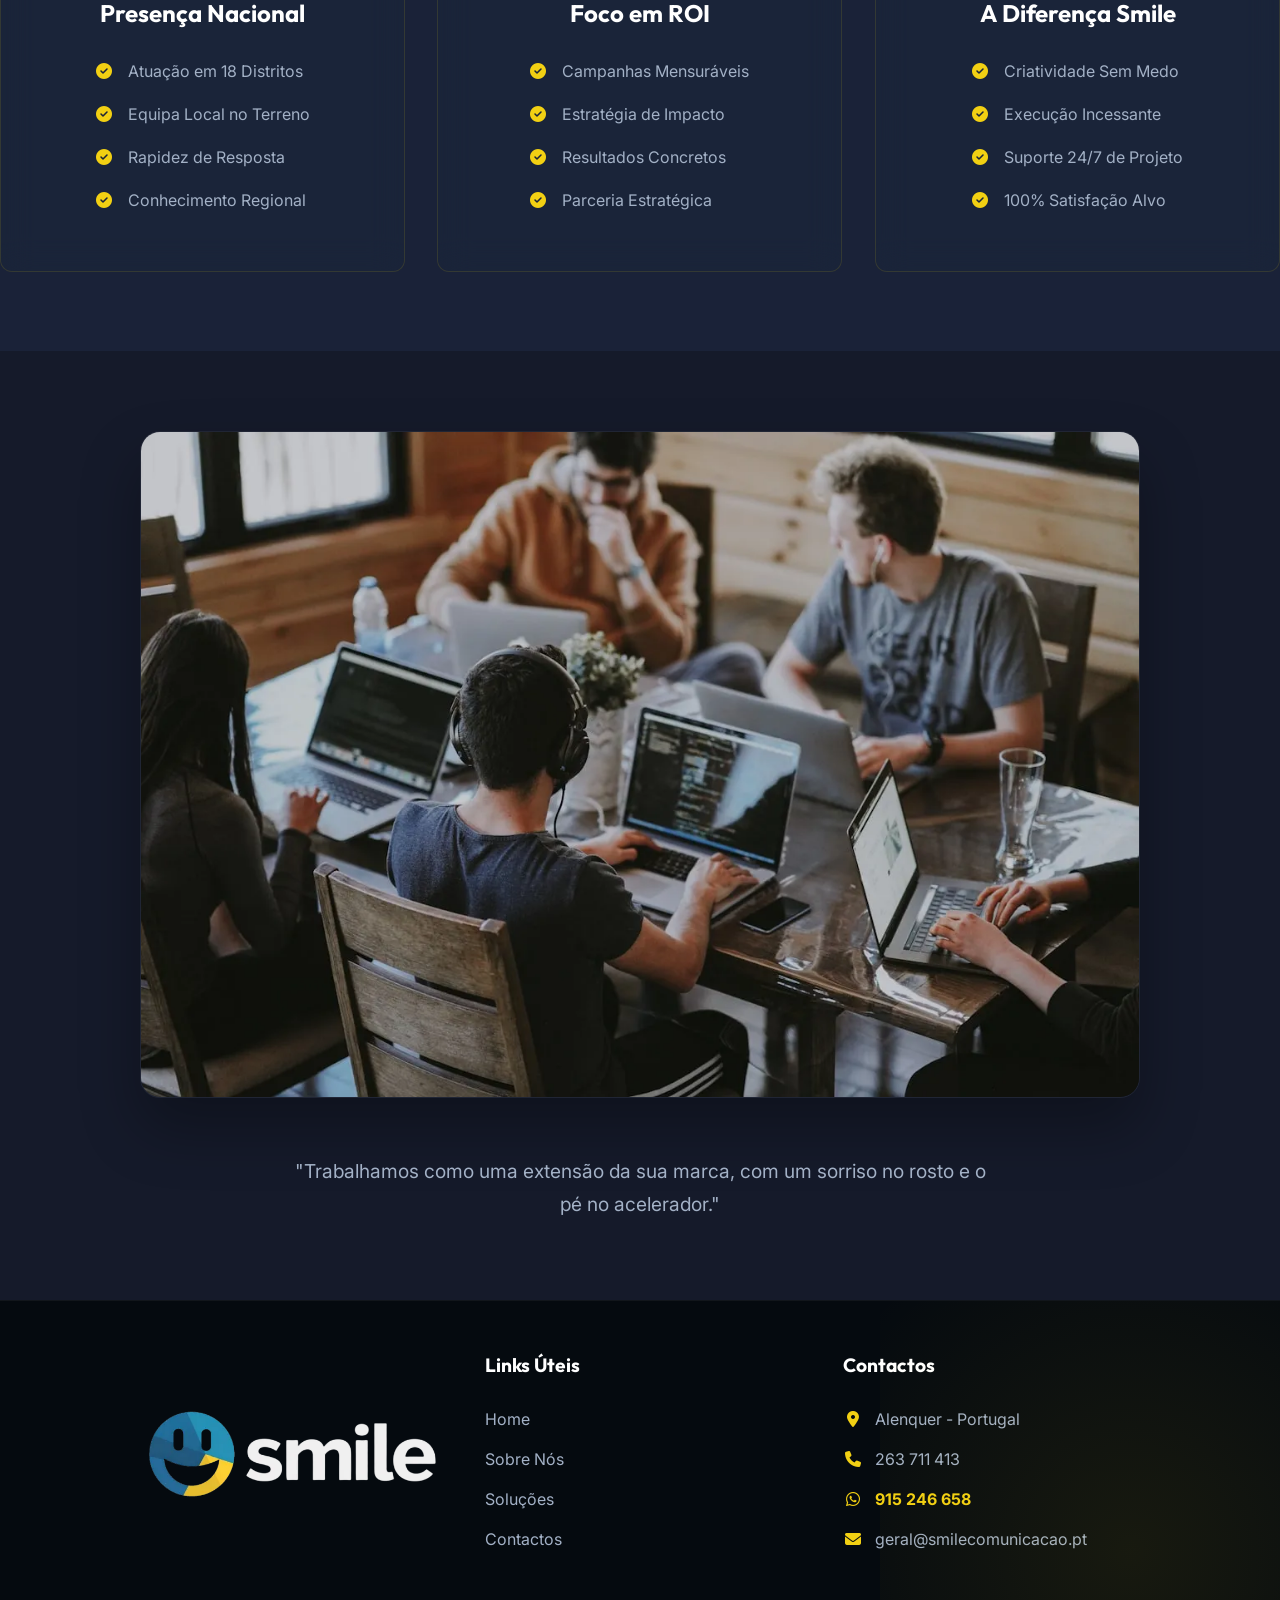
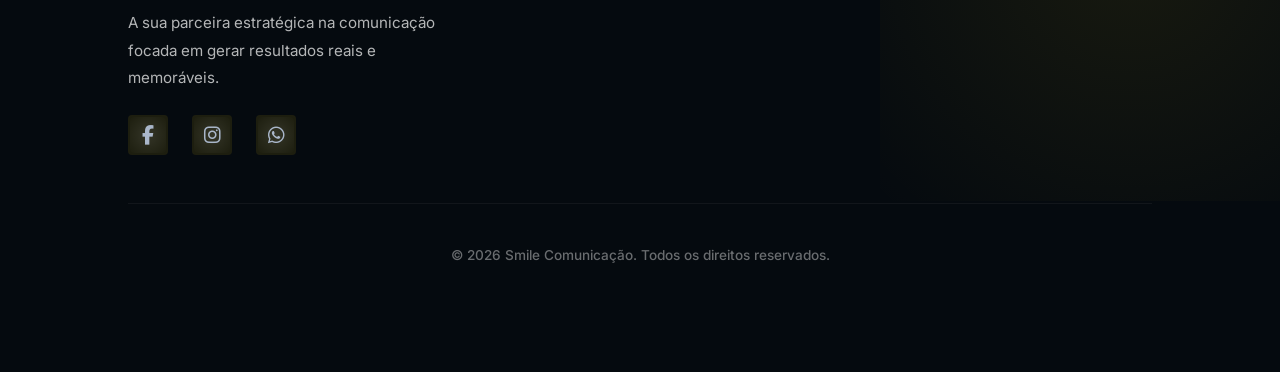
<file: sobre.html>
<!DOCTYPE html>
<html lang="pt">

<head>
    <meta charset="UTF-8">
    <meta name="viewport" content="width=device-width, initial-scale=1.0">
    <title>Sobre Nós | Smile Comunicação</title>
    <meta name="description"
        content="Saiba como a Smile Comunicação transforma marcas através de estratégia, rigor técnico e execução de excelência.">

    <!-- Open Graph / Twitter -->
    <meta property="og:title" content="Sobre Nós | Smile Comunicação">
    <meta property="og:description"
        content="Paixão por resultados, rigor na execução. Conheça a agência que faz a sua marca sorrir.">
    <meta property="og:type" content="article">
    <meta property="og:url" content="/sobre.html">
    <meta property="og:image" content="assets/images/hero_sobre.webp">
    <meta name="twitter:card" content="summary_large_image">
    <meta name="theme-color" content="#0d1b2a">
    <meta name="color-scheme" content="dark">
    <meta name="robots" content="index, follow">
    <link rel="canonical" href="https://smilecomunicacao.pt/sobre.html">
    <link rel="icon" type="image/x-icon" href="assets/images/smile_icon.webp">
    <link rel="apple-touch-icon" href="assets/images/smile_icon.webp">
    <link rel="manifest" href="manifest.json">

    <link rel="preconnect" href="https://fonts.googleapis.com">
    <link rel="preconnect" href="https://fonts.gstatic.com" crossorigin>
    <link rel="preload" as="image" href="assets/images/hero_sobre.webp">
    <link
        href="https://fonts.googleapis.com/css2?family=Inter:wght@400;500;600&family=Outfit:wght@700;800;900&display=swap"
        rel="stylesheet">
    <link rel="stylesheet" href="https://cdnjs.cloudflare.com/ajax/libs/font-awesome/6.4.0/css/all.min.css">
    <link rel="stylesheet" href="style.min.css?v=5.0">
</head>

<body>
    <div id="preloader">
        <div class="preloader-smile"></div>
    </div>

    <header id="header">
    <a href="index.html" class="logo" aria-label="Smile Comunicação — página inicial" title="Smile Comunicação">
        <img src="assets/images/logo_smile.webp" alt="Smile Comunicação">
    </a>
    <!-- Hamburger Menu Button -->
    <div class="menu-toggle" id="mobile-menu">
        <span class="bar"></span>
        <span class="bar"></span>
        <span class="bar"></span>
    </div>
    <nav class="nav-links" role="navigation" aria-label="Main navigation">
        <a href="index.html">Home</a>
        <a href="sobre.html">Sobre Nós</a>
        <a href="solucoes.html">Soluções Smile</a>
        <a href="contactos.html">Contactos</a>
    </nav>
    <a href="contactos.html" class="btn btn-primary header-btn"
        style="padding: 0.8rem 1.5rem; display: none;">Orçamento</a>
</header>

    <main style="padding-top: 180px;">
        <!-- Hero Section (Modular Design) -->
        <section class="text-center"
            style="background: linear-gradient(rgba(13, 27, 42, 0.9), rgba(13, 27, 42, 0.9)), url('assets/images/hero_sobre.webp') center/cover; padding: 6rem 10%; text-align: center;">
            <i class="fas fa-medal reveal"
                style="font-size: 4rem; color: var(--accent-color); margin-bottom: 1.5rem;"></i>
            <h1 class="reveal" style="font-size: 3.5rem; color: var(--white); margin-bottom: 1rem;">Sobre a Smile</h1>
            <p class="reveal"
                style="color: var(--text-light); font-size: 1.2rem; max-width: 800px; margin: 0 auto 2rem;">Paixão por resultados, rigor na execução. Estamos no terreno desde 2016 a elevar o padrão da comunicação digital e física.</p>
            <a href="contactos.html" class="btn btn-primary reveal" style="display: inline-block;">Falar com a Estratégia</a>
        </section>

        <!-- Modular Cards Grid: Manifesto & Compromisso -->
        <section style="background: var(--bg-color); padding: 5rem 0; border-top: 1px solid rgba(255,255,255,0.05);">
            <div class="container">
                <div class="section-title">
                    <div class="bg-text">CULTURA</div>
                    <h2>A Nossa Essência</h2>
                </div>
                
                <div style="display: grid; grid-template-columns: repeat(auto-fit, minmax(300px, 1fr)); gap: 2rem; margin-top: 3rem;">
                    
                    <!-- História -->
                    <div class="why-card reveal" style="text-align: left; padding: 2.5rem;">
                        <div class="why-icon" style="margin: 0 0 1.5rem 0;"><i class="fas fa-history"></i></div>
                        <h3 style="color: var(--accent-color); font-size: 1.5rem; margin-bottom: 1.5rem;">História & Raízes</h3>
                        <ul style="list-style: none; padding: 0;">
                            <li style="margin-bottom: 1rem; color: var(--text-light);"><i class="fas fa-check-circle" style="color: var(--accent-color); margin-right: 12px;"></i> Fundada em 2016 em Alenquer</li>
                            <li style="margin-bottom: 1rem; color: var(--text-light);"><i class="fas fa-check-circle" style="color: var(--accent-color); margin-right: 12px;"></i> Evolução Contínua 360º</li>
                            <li style="margin-bottom: 1rem; color: var(--text-light);"><i class="fas fa-check-circle" style="color: var(--accent-color); margin-right: 12px;"></i> Foco em Crescimento Local</li>
                            <li style="margin-bottom: 1rem; color: var(--text-light);"><i class="fas fa-check-circle" style="color: var(--accent-color); margin-right: 12px;"></i> ADN Inovador</li>
                        </ul>
                    </div>

                    <!-- Equipa -->
                    <div class="why-card reveal" style="text-align: left; padding: 2.5rem;">
                        <div class="why-icon" style="margin: 0 0 1.5rem 0;"><i class="fas fa-users"></i></div>
                        <h3 style="color: var(--accent-color); font-size: 1.5rem; margin-bottom: 1.5rem;">Equipa Smile</h3>
                        <ul style="list-style: none; padding: 0;">
                            <li style="margin-bottom: 1rem; color: var(--text-light);"><i class="fas fa-check-circle" style="color: var(--accent-color); margin-right: 12px;"></i> Criativos & Estrategistas</li>
                            <li style="margin-bottom: 1rem; color: var(--text-light);"><i class="fas fa-check-circle" style="color: var(--accent-color); margin-right: 12px;"></i> Técnicos de Montagem</li>
                            <li style="margin-bottom: 1rem; color: var(--text-light);"><i class="fas fa-check-circle" style="color: var(--accent-color); margin-right: 12px;"></i> Gestores de Conta Atentos</li>
                            <li style="margin-bottom: 1rem; color: var(--text-light);"><i class="fas fa-check-circle" style="color: var(--accent-color); margin-right: 12px;"></i> Proximidade com o Cliente</li>
                        </ul>
                    </div>

                    <!-- Produção Própria -->
                    <div class="why-card reveal" style="text-align: left; padding: 2.5rem;">
                        <div class="why-icon" style="margin: 0 0 1.5rem 0;"><i class="fas fa-tools"></i></div>
                        <h3 style="color: var(--accent-color); font-size: 1.5rem; margin-bottom: 1.5rem;">Produção Própria</h3>
                        <ul style="list-style: none; padding: 0;">
                            <li style="margin-bottom: 1rem; color: var(--text-light);"><i class="fas fa-check-circle" style="color: var(--accent-color); margin-right: 12px;"></i> Logística & Frota Própria</li>
                            <li style="margin-bottom: 1rem; color: var(--text-light);"><i class="fas fa-check-circle" style="color: var(--accent-color); margin-right: 12px;"></i> Materiais Premium</li>
                            <li style="margin-bottom: 1rem; color: var(--text-light);"><i class="fas fa-check-circle" style="color: var(--accent-color); margin-right: 12px;"></i> Controlo Rigoroso</li>
                            <li style="margin-bottom: 1rem; color: var(--text-light);"><i class="fas fa-check-circle" style="color: var(--accent-color); margin-right: 12px;"></i> Sem Subcontratações</li>
                        </ul>
                    </div>

                    <!-- Abrangência -->
                    <div class="why-card reveal" style="text-align: left; padding: 2.5rem;">
                        <div class="why-icon" style="margin: 0 0 1.5rem 0;"><i class="fas fa-map-marked-alt"></i></div>
                        <h3 style="color: var(--accent-color); font-size: 1.5rem; margin-bottom: 1.5rem;">Presença Nacional</h3>
                        <ul style="list-style: none; padding: 0;">
                            <li style="margin-bottom: 1rem; color: var(--text-light);"><i class="fas fa-check-circle" style="color: var(--accent-color); margin-right: 12px;"></i> Atuação em 18 Distritos</li>
                            <li style="margin-bottom: 1rem; color: var(--text-light);"><i class="fas fa-check-circle" style="color: var(--accent-color); margin-right: 12px;"></i> Equipa Local no Terreno</li>
                            <li style="margin-bottom: 1rem; color: var(--text-light);"><i class="fas fa-check-circle" style="color: var(--accent-color); margin-right: 12px;"></i> Rapidez de Resposta</li>
                            <li style="margin-bottom: 1rem; color: var(--text-light);"><i class="fas fa-check-circle" style="color: var(--accent-color); margin-right: 12px;"></i> Conhecimento Regional</li>
                        </ul>
                    </div>

                    <!-- Foco em ROI -->
                    <div class="why-card reveal" style="text-align: left; padding: 2.5rem;">
                        <div class="why-icon" style="margin: 0 0 1.5rem 0;"><i class="fas fa-chart-line"></i></div>
                        <h3 style="color: var(--accent-color); font-size: 1.5rem; margin-bottom: 1.5rem;">Foco em ROI</h3>
                        <ul style="list-style: none; padding: 0;">
                            <li style="margin-bottom: 1rem; color: var(--text-light);"><i class="fas fa-check-circle" style="color: var(--accent-color); margin-right: 12px;"></i> Campanhas Mensuráveis</li>
                            <li style="margin-bottom: 1rem; color: var(--text-light);"><i class="fas fa-check-circle" style="color: var(--accent-color); margin-right: 12px;"></i> Estratégia de Impacto</li>
                            <li style="margin-bottom: 1rem; color: var(--text-light);"><i class="fas fa-check-circle" style="color: var(--accent-color); margin-right: 12px;"></i> Resultados Concretos</li>
                            <li style="margin-bottom: 1rem; color: var(--text-light);"><i class="fas fa-check-circle" style="color: var(--accent-color); margin-right: 12px;"></i> Parceria Estratégica</li>
                        </ul>
                    </div>

                    <!-- Porquê Smile -->
                    <div class="why-card reveal" style="text-align: left; padding: 2.5rem;">
                        <div class="why-icon" style="margin: 0 0 1.5rem 0;"><i class="fas fa-smile-wink"></i></div>
                        <h3 style="color: var(--accent-color); font-size: 1.5rem; margin-bottom: 1.5rem;">A Diferença Smile</h3>
                        <ul style="list-style: none; padding: 0;">
                            <li style="margin-bottom: 1rem; color: var(--text-light);"><i class="fas fa-check-circle" style="color: var(--accent-color); margin-right: 12px;"></i> Criatividade Sem Medo</li>
                            <li style="margin-bottom: 1rem; color: var(--text-light);"><i class="fas fa-check-circle" style="color: var(--accent-color); margin-right: 12px;"></i> Execução Incessante</li>
                            <li style="margin-bottom: 1rem; color: var(--text-light);"><i class="fas fa-check-circle" style="color: var(--accent-color); margin-right: 12px;"></i> Suporte 24/7 de Projeto</li>
                            <li style="margin-bottom: 1rem; color: var(--text-light);"><i class="fas fa-check-circle" style="color: var(--accent-color); margin-right: 12px;"></i> 100% Satisfação Alvo</li>
                        </ul>
                    </div>

                </div>
            </div>
        </section>

        <!-- Team Highlight Section -->
        <section style="background: var(--section-bg); padding: 5rem 0;">
            <div class="container text-center">
                <img src="assets/images/equipa.webp" alt="Equipa Smile" class="reveal" style="width: 100%; max-width: 1000px; border-radius: 20px; box-shadow: 0 30px 60px rgba(0,0,0,0.3); border: 1px solid rgba(255,255,255,0.05); margin-bottom: 3rem;">
                <p class="reveal" style="color: var(--text-light); font-size: 1.2rem; max-width: 700px; margin: 0 auto;">"Trabalhamos como uma extensão da sua marca, com um sorriso no rosto e o pé no acelerador."</p>
            </div>
        </section>


    </main>

    <footer>
    <div class="footer-content">

        <div class="container footer-grid">
            <div>
                <div class="footer-logo">
                    <img src="assets/images/logo_smile.webp" alt="Smile Comunicação">
                </div>
                <p>A sua parceira estratégica na comunicação focada em gerar resultados reais e memoráveis.</p>
                <div class="social-links">
                    <a href="https://www.facebook.com/fsmilecomunicacao" target="_blank" rel="noopener noreferrer"
                        aria-label="Facebook"><i class="fab fa-facebook-f"></i></a>
                    <a href="https://www.instagram.com/smile.comunicacao/" target="_blank" rel="noopener noreferrer"
                        aria-label="Instagram"><i class="fab fa-instagram"></i></a>
                    <a href="https://wa.me/351915246658" target="_blank" rel="noopener noreferrer"
                        aria-label="WhatsApp"><i class="fab fa-whatsapp"></i></a>
                </div>
            </div>
            <div>
                <h4>Links Úteis</h4>
                <ul>
                    <li><a href="index.html">Home</a></li>
                    <li><a href="sobre.html">Sobre Nós</a></li>
                    <li><a href="solucoes.html">Soluções</a></li>
                    <li><a href="contactos.html">Contactos</a></li>
                </ul>
            </div>
            <div>
                <h4>Contactos</h4>
                <ul class="contact-list">
                    <li><i class="fas fa-map-marker-alt"></i> Alenquer - Portugal</li>
                    <li><i class="fas fa-phone"></i> 263 711 413</li>
                    <li><i class="fab fa-whatsapp"></i> <a href="https://wa.me/351915246658" target="_blank"
                            style="color: var(--accent-color); font-weight: 700;">915 246 658</a></li>
                    <li><i class="fas fa-envelope"></i> <a
                            href="mailto:geral@smilecomunicacao.pt">geral@smilecomunicacao.pt</a></li>
                </ul>
            </div>
        </div>
        <div class="footer-bottom">
            <p>&copy; 2026 Smile Comunicação. Todos os direitos reservados.</p>
        </div>
    </div>
</footer>


<!-- Scroll Progress Bar -->
<div class="scroll-progress" id="scrollProgress"></div>
    <script src="script.min.js?v=3.5" defer></script>
</body>
</html>
</file>
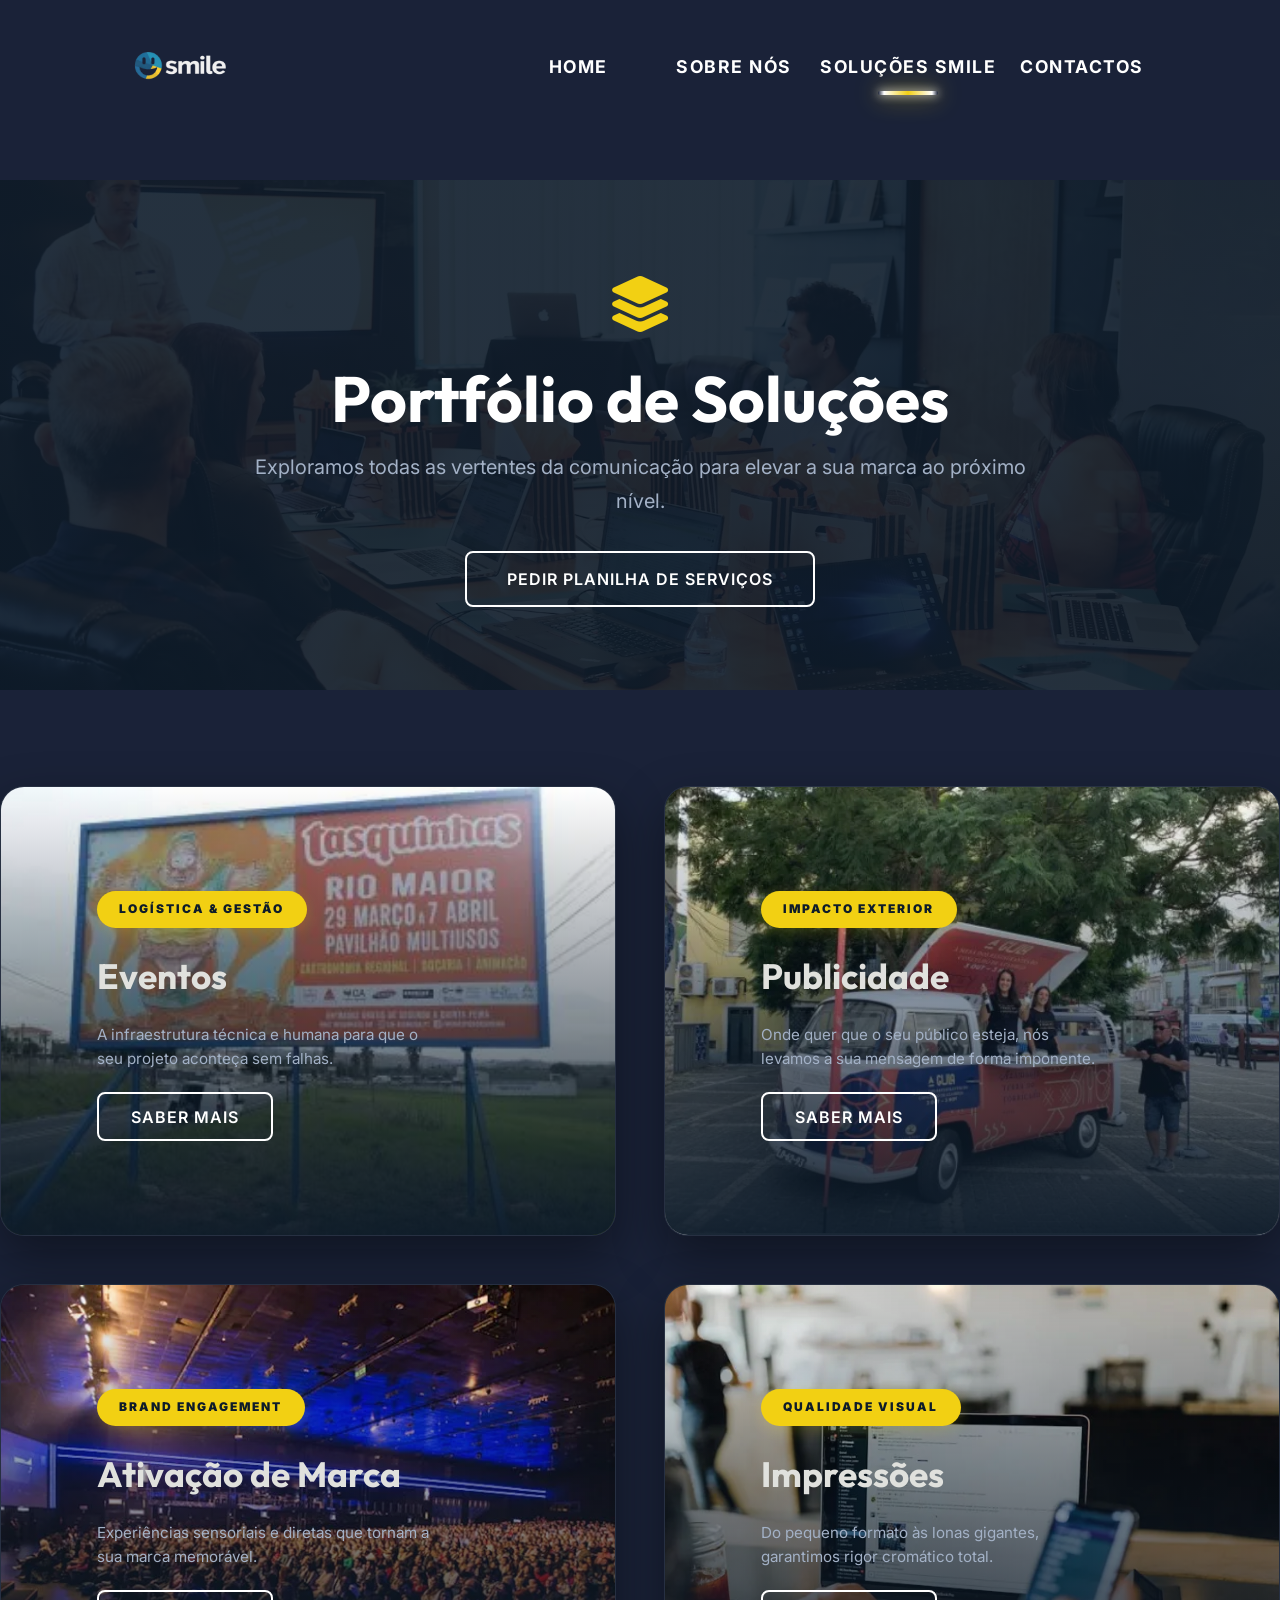
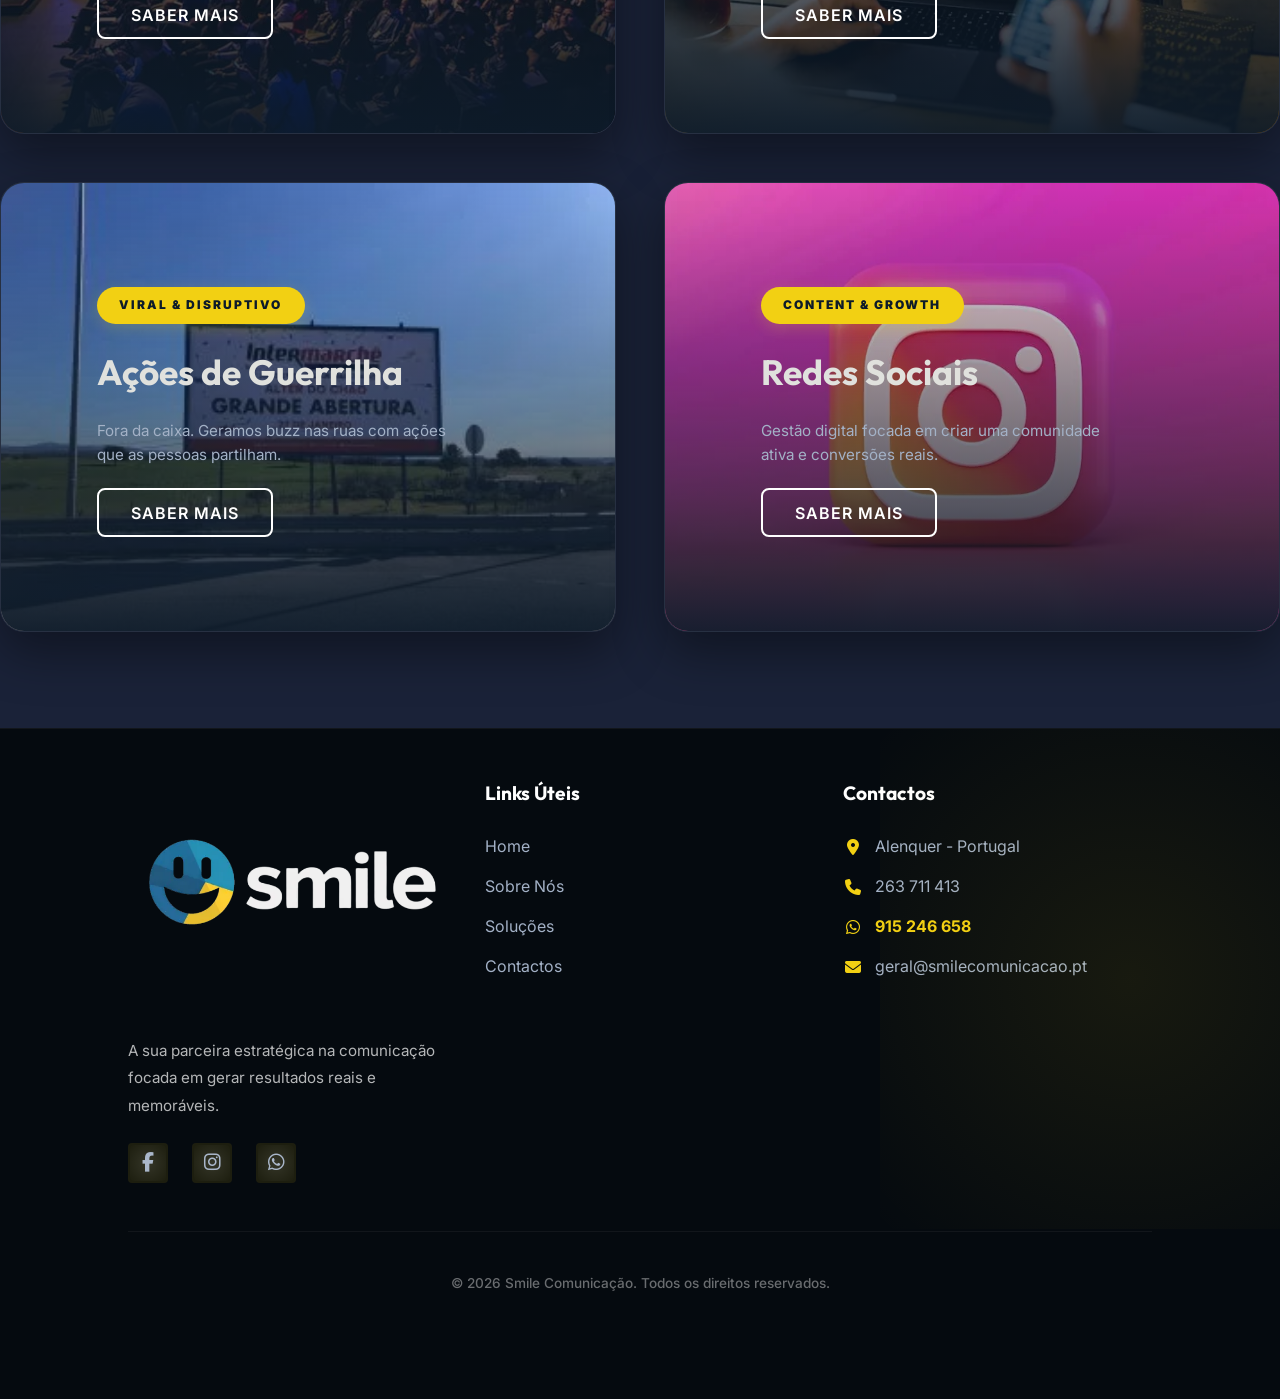
<file: solucoes.html>
<!DOCTYPE html>
<html lang="pt">

<head>
    <meta charset="UTF-8">
    <meta name="viewport" content="width=device-width, initial-scale=1.0">
    <title>Nossas Soluções | Smile Comunicação</title>
    <meta name="description"
        content="Explore todas as soluções de publicidade, comunicação e marketing que oferecemos para alavancar a sua empresa.">

    <!-- Open Graph / Twitter -->
    <meta property="og:title" content="Soluções Smile | Smile Comunicação">
    <meta property="og:description"
        content="Explore todas as soluções de publicidade, comunicação e marketing que oferecemos para alavancar a sua empresa.">
    <meta property="og:type" content="website">
    <meta property="og:url" content="/solucoes.html">
    <meta property="og:image" content="assets/images/hero_solucoes.webp">
    <meta name="twitter:card" content="summary_large_image">
    <meta name="theme-color" content="#0d1b2a">
    <meta name="color-scheme" content="dark">
    <meta name="robots" content="index, follow">
    <link rel="canonical" href="https://smilecomunicacao.pt/solucoes.html">
    <link rel="icon" type="image/x-icon" href="assets/images/smile_icon.webp">
    <link rel="apple-touch-icon" href="assets/images/smile_icon.webp">
    <link rel="manifest" href="manifest.json">
    <link rel="preconnect" href="https://fonts.googleapis.com">
    <link rel="preconnect" href="https://fonts.gstatic.com" crossorigin>
    <link rel="preload" as="image" href="assets/images/hero_solucoes.webp">
    <link
        href="https://fonts.googleapis.com/css2?family=Inter:wght@400;500;600&family=Outfit:wght@700;800;900&display=swap"
        rel="stylesheet">
    <link rel="stylesheet" href="https://cdnjs.cloudflare.com/ajax/libs/font-awesome/6.4.0/css/all.min.css">
    <link rel="stylesheet" href="style.min.css?v=5.0">
</head>

<body>
    <div id="preloader">
        <div class="preloader-smile"></div>
    </div>

    <header id="header">
    <a href="index.html" class="logo" aria-label="Smile Comunicação — página inicial" title="Smile Comunicação">
        <img src="assets/images/logo_smile.webp" alt="Smile Comunicação">
    </a>
    <!-- Hamburger Menu Button -->
    <div class="menu-toggle" id="mobile-menu">
        <span class="bar"></span>
        <span class="bar"></span>
        <span class="bar"></span>
    </div>
    <nav class="nav-links" role="navigation" aria-label="Main navigation">
        <a href="index.html">Home</a>
        <a href="sobre.html">Sobre Nós</a>
        <a href="solucoes.html">Soluções Smile</a>
        <a href="contactos.html">Contactos</a>
    </nav>
    <a href="contactos.html" class="btn btn-primary header-btn"
        style="padding: 0.8rem 1.5rem; display: none;">Orçamento</a>
</header>

    <main style="padding-top: 180px;">
        <!-- Solutions Header (Cinematic) -->
        <section class="text-center"
            style="background: linear-gradient(rgba(13, 27, 42, 0.9), rgba(13, 27, 42, 0.9)), url('assets/images/hero_solucoes.webp') center/cover; padding: 6rem 10%; text-align: center;">
            <i class="fas fa-layer-group reveal" style="font-size: 3.5rem; color: var(--accent-color); margin-bottom: 2rem;"></i>
            <h1 class="reveal" style="font-size: 4rem; color: var(--white); margin-bottom: 1rem; line-height: 1.1;">Portfólio de Soluções</h1>
            <p class="reveal" style="color: var(--text-light); font-size: 1.25rem; font-weight: 400; max-width: 800px; margin: 0 auto 3rem;">Exploramos todas as vertentes da comunicação para elevar a sua marca ao próximo nível.</p>
            <a href="contactos.html" class="btn btn-primary reveal">Pedir Planilha de Serviços</a>
        </section>

        <!-- Solutions Grid (Premium Styling) -->
        <section style="background: var(--bg-color); padding: 6rem 0;">
            <div class="container">
                <div style="display: grid; grid-template-columns: repeat(auto-fit, minmax(450px, 1fr)); gap: 3rem;">
                    
                    <!-- Eventos -->
                    <div class="highlight-card reveal" style="height: 450px;">
                        <div class="card-bg" style="background-image: url('assets/images/eventos.webp');"></div>
                        <div class="card-overlay" style="background: linear-gradient(to top, rgba(13, 27, 42, 0.95), transparent);"></div>
                        <div class="card-content" style="text-align: left; padding: 3rem;">
                            <span class="card-tag">Logística & Gestão</span>
                            <h2 style="font-size: 2.2rem; margin-bottom: 1rem;">Eventos</h2>
                            <p style="color: var(--text-light); margin-bottom: 2rem; max-width: 350px;">A infraestrutura técnica e humana para que o seu projeto aconteça sem falhas.</p>
                            <a href="servicos/eventos.html" class="btn btn-primary" style="padding: 0.8rem 2rem;">Saber Mais</a>
                        </div>
                    </div>

                    <!-- Publicidade -->
                    <div class="highlight-card reveal" style="height: 450px;">
                        <div class="card-bg" style="background-image: url('assets/images/movel.webp');"></div>
                        <div class="card-overlay" style="background: linear-gradient(to top, rgba(13, 27, 42, 0.95), transparent);"></div>
                        <div class="card-content" style="text-align: left; padding: 3rem;">
                            <span class="card-tag">Impacto Exterior</span>
                            <h2 style="font-size: 2.2rem; margin-bottom: 1rem;">Publicidade</h2>
                            <p style="color: var(--text-light); margin-bottom: 2rem; max-width: 350px;">Onde quer que o seu público esteja, nós levamos a sua mensagem de forma imponente.</p>
                            <a href="servicos/publicidade-exterior.html" class="btn btn-primary" style="padding: 0.8rem 2rem;">Saber Mais</a>
                        </div>
                    </div>

                    <!-- Ativação -->
                    <div class="highlight-card reveal" style="height: 450px;">
                        <div class="card-bg" style="background-image: url('assets/images/ativacao.webp');"></div>
                        <div class="card-overlay" style="background: linear-gradient(to top, rgba(13, 27, 42, 0.95), transparent);"></div>
                        <div class="card-content" style="text-align: left; padding: 3rem;">
                            <span class="card-tag">Brand Engagement</span>
                            <h2 style="font-size: 2.2rem; margin-bottom: 1rem;">Ativação de Marca</h2>
                            <p style="color: var(--text-light); margin-bottom: 2rem; max-width: 350px;">Experiências sensoriais e diretas que tornam a sua marca memorável.</p>
                            <a href="servicos/ativacao-marca.html" class="btn btn-primary" style="padding: 0.8rem 2rem;">Saber Mais</a>
                        </div>
                    </div>

                    <!-- Impressão -->
                    <div class="highlight-card reveal" style="height: 450px;">
                        <div class="card-bg" style="background-image: url('assets/images/impressoes.webp');"></div>
                        <div class="card-overlay" style="background: linear-gradient(to top, rgba(13, 27, 42, 0.95), transparent);"></div>
                        <div class="card-content" style="text-align: left; padding: 3rem;">
                            <span class="card-tag">Qualidade Visual</span>
                            <h2 style="font-size: 2.2rem; margin-bottom: 1rem;">Impressões</h2>
                            <p style="color: var(--text-light); margin-bottom: 2rem; max-width: 350px;">Do pequeno formato às lonas gigantes, garantimos rigor cromático total.</p>
                            <a href="servicos/impressoes.html" class="btn btn-primary" style="padding: 0.8rem 2rem;">Saber Mais</a>
                        </div>
                    </div>

                    <!-- Guerrilha -->
                    <div class="highlight-card reveal" style="height: 450px;">
                        <div class="card-bg" style="background-image: url('assets/images/guerrilha.webp');"></div>
                        <div class="card-overlay" style="background: linear-gradient(to top, rgba(13, 27, 42, 0.95), transparent);"></div>
                        <div class="card-content" style="text-align: left; padding: 3rem;">
                            <span class="card-tag">Viral & Disruptivo</span>
                            <h2 style="font-size: 2.2rem; margin-bottom: 1rem;">Ações de Guerrilha</h2>
                            <p style="color: var(--text-light); margin-bottom: 2rem; max-width: 350px;">Fora da caixa. Geramos buzz nas ruas com ações que as pessoas partilham.</p>
                            <a href="servicos/acoes-guerrilha.html" class="btn btn-primary" style="padding: 0.8rem 2rem;">Saber Mais</a>
                        </div>
                    </div>

                    <!-- Digital -->
                    <div class="highlight-card reveal" style="height: 450px;">
                        <div class="card-bg" style="background-image: url('assets/images/sociais.webp');"></div>
                        <div class="card-overlay" style="background: linear-gradient(to top, rgba(13, 27, 42, 0.95), transparent);"></div>
                        <div class="card-content" style="text-align: left; padding: 3rem;">
                            <span class="card-tag">Content & Growth</span>
                            <h2 style="font-size: 2.2rem; margin-bottom: 1rem;">Redes Sociais</h2>
                            <p style="color: var(--text-light); margin-bottom: 2rem; max-width: 350px;">Gestão digital focada em criar uma comunidade ativa e conversões reais.</p>
                            <a href="servicos/redes-sociais.html" class="btn btn-primary" style="padding: 0.8rem 2rem;">Saber Mais</a>
                        </div>
                    </div>
                </div>
            </div>
        </section>


    </main>

    <footer>
    <div class="footer-content">

        <div class="container footer-grid">
            <div>
                <div class="footer-logo">
                    <img src="assets/images/logo_smile.webp" alt="Smile Comunicação">
                </div>
                <p>A sua parceira estratégica na comunicação focada em gerar resultados reais e memoráveis.</p>
                <div class="social-links">
                    <a href="https://www.facebook.com/fsmilecomunicacao" target="_blank" rel="noopener noreferrer"
                        aria-label="Facebook"><i class="fab fa-facebook-f"></i></a>
                    <a href="https://www.instagram.com/smile.comunicacao/" target="_blank" rel="noopener noreferrer"
                        aria-label="Instagram"><i class="fab fa-instagram"></i></a>
                    <a href="https://wa.me/351915246658" target="_blank" rel="noopener noreferrer"
                        aria-label="WhatsApp"><i class="fab fa-whatsapp"></i></a>
                </div>
            </div>
            <div>
                <h4>Links Úteis</h4>
                <ul>
                    <li><a href="index.html">Home</a></li>
                    <li><a href="sobre.html">Sobre Nós</a></li>
                    <li><a href="solucoes.html">Soluções</a></li>
                    <li><a href="contactos.html">Contactos</a></li>
                </ul>
            </div>
            <div>
                <h4>Contactos</h4>
                <ul class="contact-list">
                    <li><i class="fas fa-map-marker-alt"></i> Alenquer - Portugal</li>
                    <li><i class="fas fa-phone"></i> 263 711 413</li>
                    <li><i class="fab fa-whatsapp"></i> <a href="https://wa.me/351915246658" target="_blank"
                            style="color: var(--accent-color); font-weight: 700;">915 246 658</a></li>
                    <li><i class="fas fa-envelope"></i> <a
                            href="mailto:geral@smilecomunicacao.pt">geral@smilecomunicacao.pt</a></li>
                </ul>
            </div>
        </div>
        <div class="footer-bottom">
            <p>&copy; 2026 Smile Comunicação. Todos os direitos reservados.</p>
        </div>
    </div>
</footer>


<!-- Scroll Progress Bar -->
<div class="scroll-progress" id="scrollProgress"></div>
    <script src="script.min.js?v=3.5" defer></script>
</body>

</html>
</file>
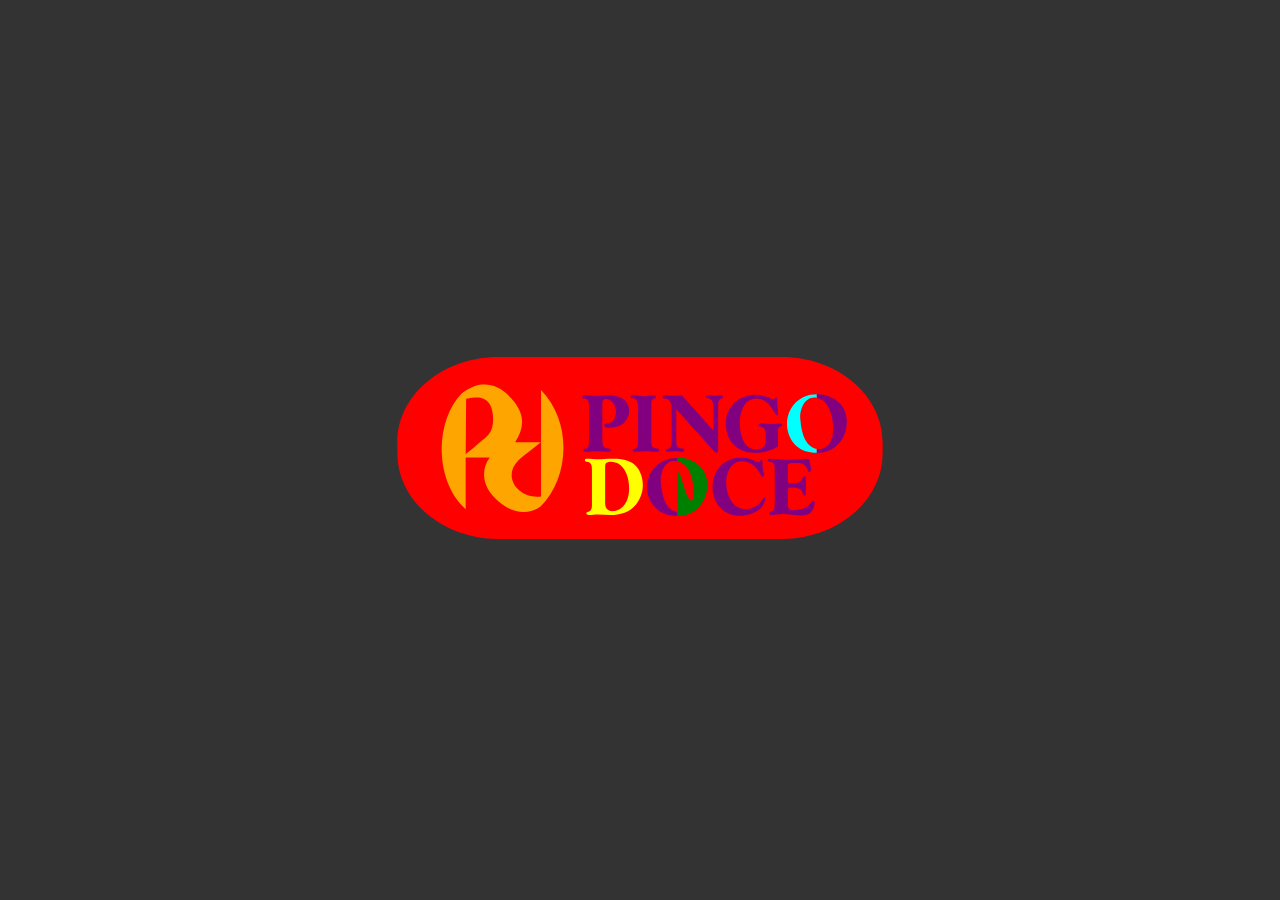
<file: test_logo.html>
<!DOCTYPE html>
<html>
<head>
<style>
  body { background: #333; display: flex; justify-content: center; align-items: center; height: 100vh; margin: 0; }
  svg { width: 500px; height: 500px; }
</style>
</head>
<body>
<!-- SVG will be injected here -->
<div id="svg-container"></div>

<script>
const svgCode = `<svg xmlns="http://www.w3.org/2000/svg" width="2500" height="2500" viewBox="0 0 192.756 192.756"><g fill-rule="evenodd" clip-rule="evenodd"><path d="M41.705 61.322h109.346c21.434 0 38.871 14.713 38.871 32.877v4.36c0 17.98-17.438 32.875-38.871 32.875H41.705c-21.433 0-38.871-14.895-38.871-32.875v-4.36c0-18.164 17.438-32.877 38.871-32.877z" fill="RED"/><path d="M34.439 94.38v5.632h3.996c-3.451 4.723-2.724 10.715 1.635 15.256 5.631 6.176 12.896 7.447 17.982 3.633 11.08-11.078 12.352-32.331.182-44.864v41.049c-8.537 1.09-15.257-7.447-8.718-13.984 1.635-1.635 6.902-5.45 8.718-7.084l-9.99.182c3.087-5.086 4.178-9.627-.363-15.621-4.359-5.631-8.9-7.266-13.441-6.539v4.904c1.817.363 3.633 1.271 4.542 3.633.727 1.998 1.635 7.447-.908 10.535-.728.907-2 1.997-3.635 3.268zM34.439 76.943v-4.904c-2.361.545-4.541 1.635-6.72 3.27-10.172 10.172-11.08 33.241 1.453 44.682v-19.979h5.267V94.38c-1.998 1.816-4.359 3.634-5.267 4.36l.181-21.434c-1.089.545 1.999-.726 5.086-.363z" fill="ORANGE"/><path d="M87.66 120.354v1.635c1.816-.182 3.814-.908 5.267-1.998 2.907-2.18 4.542-5.812 4.542-9.264 0-3.27-1.272-6.719-3.997-8.535-1.816-1.09-3.815-1.453-5.812-1.635v1.635c3.27 1.635 4.541 6.174 4.541 9.809-.001 3.267-1.272 7.263-4.541 8.353zM87.66 102.191v-1.635h-2.543c-1.635 0-3.27.182-4.723.182s-3.088-.182-4.359-.182c-.545 0-.908 0-.908.545s.545.545.727.545c1.998.182 1.998 1.816 1.998 3.27v13.439c0 3.451-2.18 2.18-2.18 3.27 0 .363.545.545.908.545 1.271 0 2.543-.182 3.633-.182 1.635 0 3.27.182 4.904.182.908 0 1.635 0 2.543-.182v-1.635c-.545.182-1.09.363-1.816.363-2.18 0-2.906-1.271-2.906-3.27v-13.621c0-.545 0-1.09.363-1.635.545-.363 1.271-.545 1.998-.545.908.001 1.634.365 2.361.546z" fill="YELLOW"/><path d="M110.727 121.08v1.453h.182c7.084 0 11.443-5.447 11.443-12.168 0-6.357-5.449-10.354-11.625-10.354V101.464c4.904.727 6.357 7.627 6.357 11.986 0 3.27-1.271 7.629-5.449-7.629l-.908.001z" fill="GREEN"/><path d="M110.727 101.465v-1.271c-6.539 0-11.623 4.723-11.623 11.441 0 2.725 1.088 5.812 3.27 7.811 2.361 2.361 5.084 3.088 8.354 3.088v-1.453c-4.357-.727-5.811-6.357-6.174-10.172-.184-.543-.184-1.27-.184-1.996 0-3.27 1.453-7.629 5.449-7.629.363-.001.544.181.908.181zM134.885 122.533c3.451 0 8.174-1.635 9.445-5.268.182-.363.363-.908.363-1.271s-.182-.543-.363-.543-.363.18-.545.361l-.908 1.453c-1.09 1.453-3.814 2.725-5.631 2.725-5.268 0-7.629-5.631-7.629-10.17 0-3.633 1.635-8.355 5.994-8.355 3.27 0 5.994 2.361 7.266 5.266.182.365.363.727.727.727.545 0 .545-.18.545-.543v-.727c-.545-1.271-.545-2.906-.545-4.359 0-.182 0-.908-.545-.908-.182 0-.363.182-.363.545-.182.182-.363.363-.545.363-1.271 0-3.088-1.816-6.539-1.816-6.721 0-11.262 4.904-11.262 11.443 0 6.173 4.177 11.077 10.535 11.077zM153.412 112.908c0-1.273.545-1.273 1.271-1.273 5.631 0 3.814 3.088 5.268 3.088.363-.18.363-.727.363-1.09v-3.994-1.453c0-.363 0-.908-.545-.908-.363 0-.545.361-.727.545-.363 1.998-2.361 2.178-4.178 2.178h-.545c-.727 0-.908-.361-.908-1.088v-5.086-.545c0-.545.182-1.09 1.998-1.09h.545c2.361 0 4.178 0 5.086 2.725 0 .182.182.727.545.727.545 0 .727-.727.727-1.09 0-.908-.363-1.998-.545-2.906 0-.545 0-1.09-.545-1.09-1.09 0-2.18.182-3.27.182-1.816 0-3.451.182-5.268.182-1.998 0-4.359-.363-6.176-.363-.545 0-.908.182-.908.545 0 1.09 1.635 0 2.361 1.453.363.727.363 1.453.363 2.361v13.439c0 3.27-2.18 2.18-2.18 3.088 0 .545.545.727.908.727 1.453 0 2.906-.363 4.359-.363 2.361 0 4.904.545 7.084.545 1.635 0 2.906 0 3.996-1.453.727-.908 1.271-2.361 1.271-3.633 0-.363-.182-.545-.545-.545-.182 0-.363 0-.545.182-1.816 2.725-4.359 3.451-7.629 3.451-1.271 0-1.635-.908-1.635-2.18v-5.268h.004zM76.761 93.472v.363c0 3.634-2.18 2.361-2.18 3.271 0 .545.545.727.908.727 1.635 0 2.906-.182 4.359-.182s2.906.182 4.359.182c.363 0 .908-.182.908-.727s-.727-.545-1.09-.545c-1.635 0-2.18-1.635-2.18-3.088v-14.35c0-1.09.545-1.635 1.271-1.635 2.725 0 3.996 2.906 3.996 5.086s-1.271 4.359-3.451 4.359c-.545 0-1.09 0-1.09.545 0 1.09 1.453 1.09 2.18 1.09 4.178 0 7.447-2.361 7.447-6.721-.182-4.178-3.814-5.812-7.628-5.812-1.816 0-3.814.182-5.631.182-1.271 0-2.543-.182-3.996-.182-.363 0-.908.182-.908.727s.545.545.908.545c1.816 0 1.816 1.816 1.816 3.27v12.895h.002zM95.651 93.472c0 1.271 0 3.088-1.634 3.27-.364 0-.545 0-.545.363 0 .545.545.727.908.727 1.454 0 2.907-.182 4.36-.182 1.271 0 2.725.182 4.178.182.363 0 .908-.182.908-.727s-.545-.545-.908-.545c-2 0-2.18-1.454-2.18-3.088V79.849c0-1.271 0-2.361 1.271-2.543.363 0 .543-.182.543-.545 0-.545-.361-.727-.727-.727-1.451 0-2.723.363-3.994.363-1.272 0-2.725-.363-4.179-.363-.363 0-.908.182-.908.727 0 1.271 2.906-.908 2.906 3.814v12.897h.001zM110.363 81.484l14.531 16.167c.363.182.727.545 1.09.545.545 0 .545-.545.545-.908V79.849c0-1.09.182-2.361 1.271-2.543.363 0 .545-.182.545-.545 0-.545-.363-.727-.908-.727-.727 0-1.453.182-1.998.182-.908 0-1.816-.182-2.543-.182-.545 0-1.09.182-1.09.727 0 1.09 2.906-.545 2.906 3.814v9.082l-11.625-12.896c-.182-.363-.545-.727-.908-.727-1.09.182-2.18.182-3.268.182-.908 0-1.816-.182-2.908-.182-.543 0-.908.182-.908.727s.727.545.908.545c1.635 0 2 1.271 2.543 2.543V93.472c0 1.271 0 2.906-1.635 3.27-.361 0-.543 0-.543.363 0 .545.361.727.908.727.906 0 1.814-.182 2.723-.182s1.635.182 2.543.182c.363 0 .908-.182.908-.727s-.545-.545-.908-.545c-1.996 0-2.18-1.454-2.18-3.088V81.484h.001zM149.598 91.292v-1.09c0-.908 0-1.816 1.09-2.18.182 0 .545-.182.545-.363 0-.545-.545-.727-.908-.727-1.09 0-2.18.182-3.27.182-1.453 0-2.725-.182-4.178-.182-.363 0-.908.182-.908.727 0 1.09 2.906-.727 2.906 3.996v1.453c0 .908 0 1.816-.545 2.543-.727.909-2.18 1.272-3.27 1.272-4.904 0-6.176-6.358-6.176-9.991 0-4.178 1.453-9.627 6.357-9.627 5.268 0 6.721 6.357 7.992 6.357.182 0 .363-.363.363-.545v-.727c-.182-1.635-.363-3.088-.363-4.541 0-.545 0-.908-.363-.908-.545.182-.545.727-1.09.727-.363 0-3.088-1.816-7.084-1.816-6.357 0-11.262 4.904-11.262 11.08 0 6.539 4.359 11.262 10.898 11.262 3.088 0 6.357-.545 8.9-2.181.363-.363.363-.545.363-.908.003-1.27.003-2.541.003-3.813zM164.492 96.742v1.453h.182c7.084 0 11.443-5.45 11.443-12.17 0-6.357-5.449-10.354-11.443-10.354h-.182v1.453c4.904.727 6.357 7.629 6.357 11.807 0 3.451-1.271 7.811-5.449 7.811h-.908z" fill="PURPLE"/><path d="M164.492 77.125v-1.453c-6.539 0-11.443 4.904-11.443 11.625 0 2.725 1.09 5.63 3.088 7.811 2.361 2.362 5.086 3.088 8.355 3.088v-1.453c-4.359-.728-5.812-6.358-6.176-10.172 0-.545-.182-1.453-.182-1.998 0-3.27 1.635-7.629 5.449-7.629.364-.001.728-.001.909.181z" fill="CYAN"/></g></svg>`;
document.getElementById('svg-container').innerHTML = svgCode;
</script>
</body>
</html>
</file>
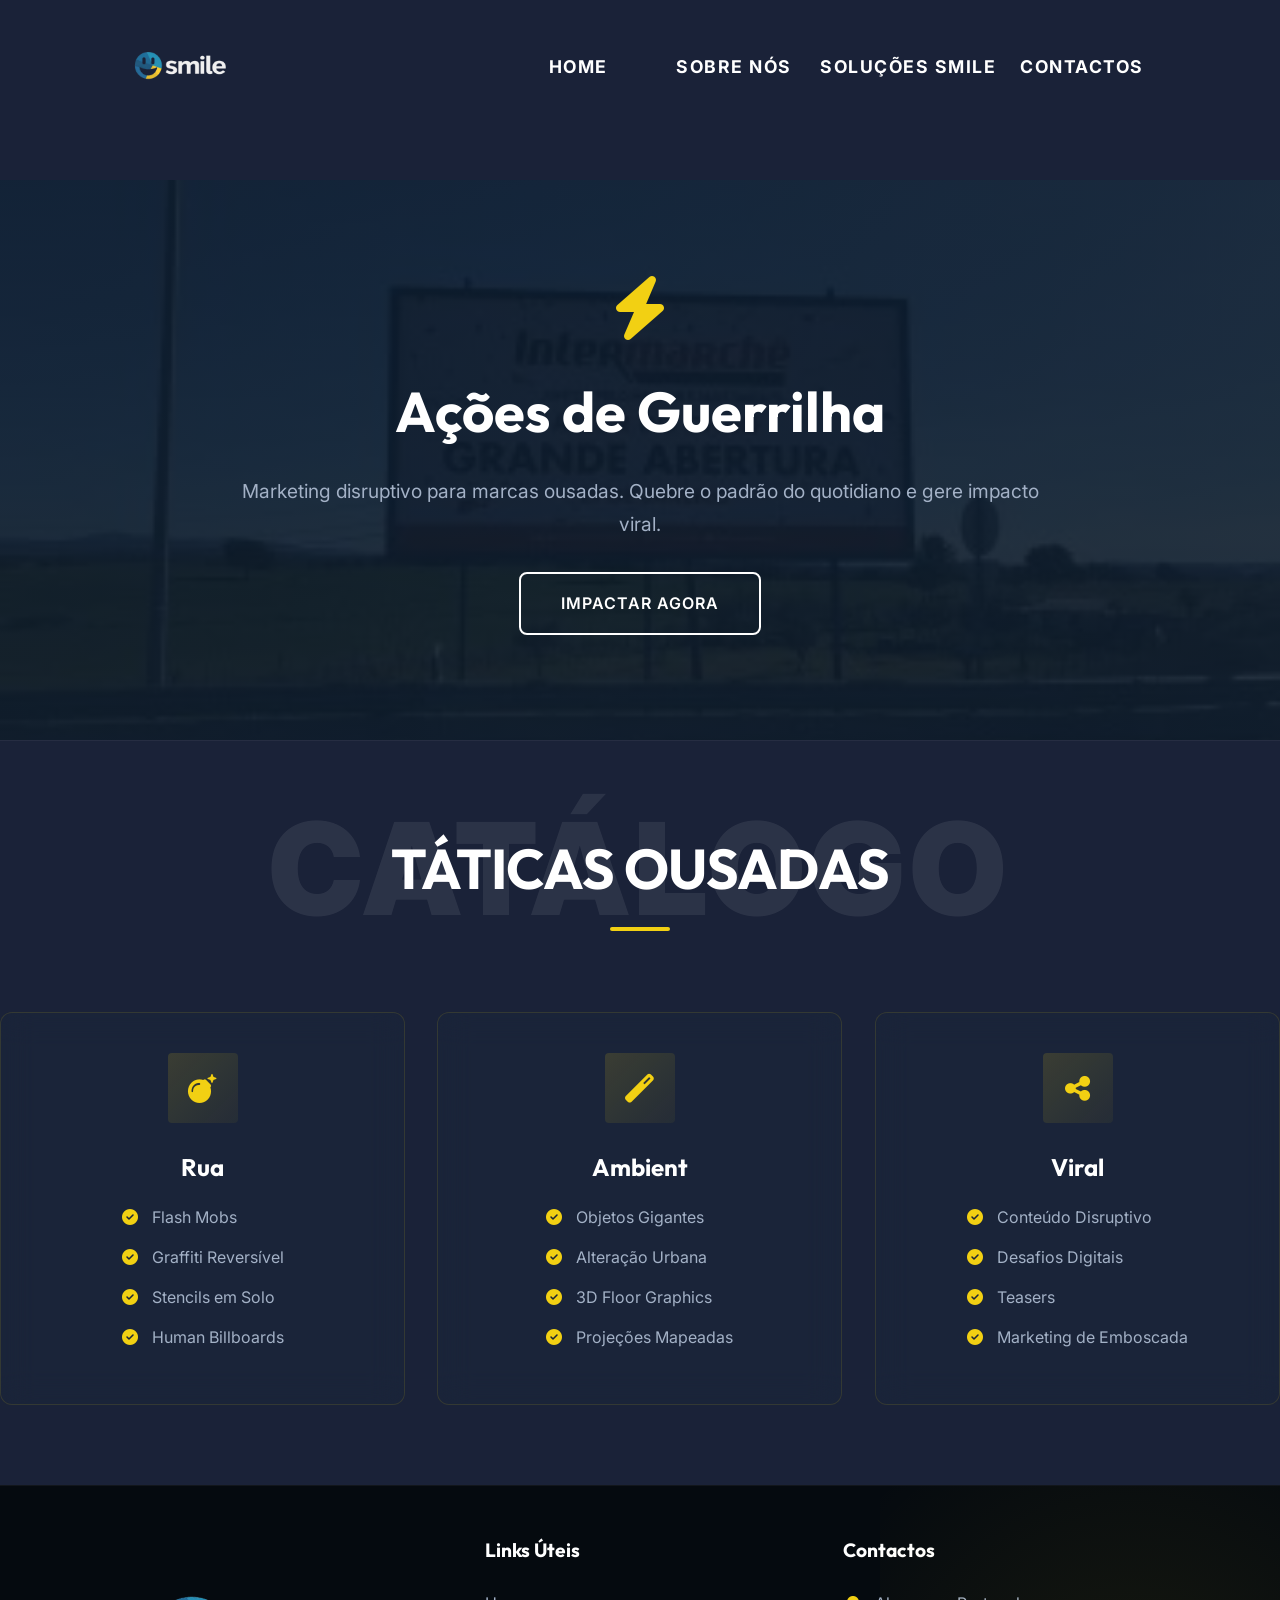
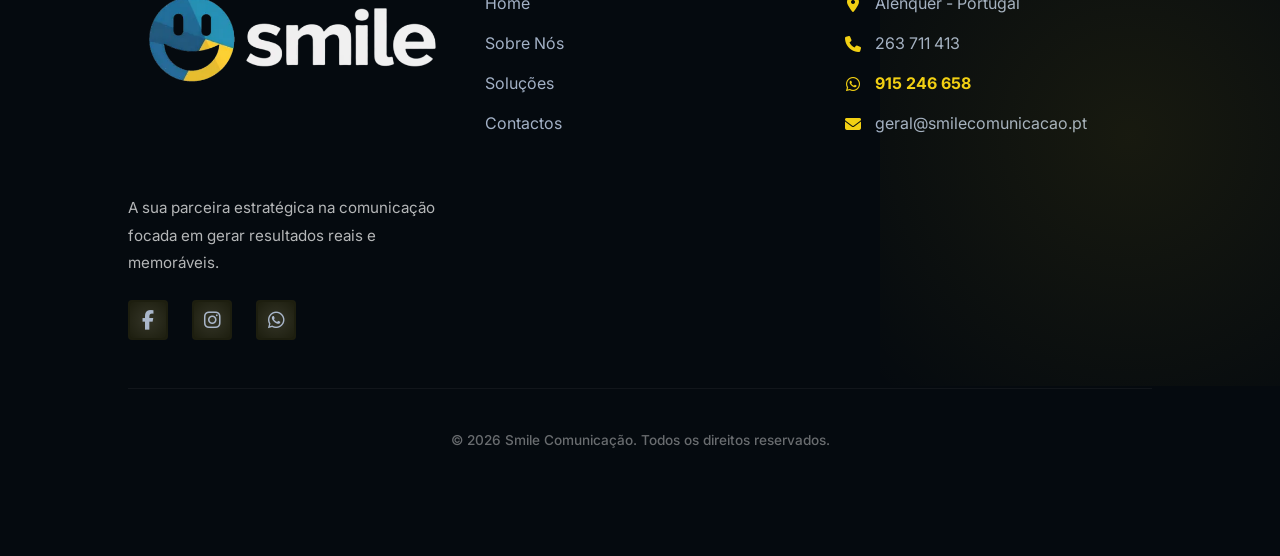
<file: servicos/acoes-guerrilha.html>
<!DOCTYPE html>
<html lang="pt">

<head>
    <meta charset="UTF-8">
    <meta name="viewport" content="width=device-width, initial-scale=1.0">
    <title>Ações de Guerrilha | Soluções Smile</title>
    <meta name="description" content="Marketing não convencional e de alto impacto para a sua marca.">

    <!-- Open Graph / Twitter -->
    <meta property="og:title" content="Ações de Guerrilha | Soluções Smile">
    <meta property="og:description" content="Marketing não convencional e de alto impacto para a sua marca.">
    <meta property="og:type" content="website">
    <meta property="og:url" content="/servicos/acoes-guerrilha.html">
    <meta property="og:image" content="../assets/images/guerrilha.webp">
    <meta name="twitter:card" content="summary_large_image">
    <meta name="theme-color" content="#0d1b2a">
    <meta name="color-scheme" content="dark">
    <meta name="robots" content="index, follow">
    <link rel="canonical" href="https://smilecomunicacao.pt/servicos/acoes-guerrilha.html">
    <link rel="icon" type="image/x-icon" href="../assets/images/smile_icon.webp">
    <link rel="apple-touch-icon" href="../assets/images/smile_icon.webp">
    <link rel="manifest" href="../manifest.json">

    <link rel="preconnect" href="https://fonts.googleapis.com">
    <link rel="preconnect" href="https://fonts.gstatic.com" crossorigin>
    <link
        href="https://fonts.googleapis.com/css2?family=Inter:wght@400;500;600&family=Outfit:wght@700;800;900&display=swap"
        rel="stylesheet">
    <link rel="stylesheet" href="https://cdnjs.cloudflare.com/ajax/libs/font-awesome/6.4.0/css/all.min.css">
    <link rel="stylesheet" href="../style.min.css?v=5.0">
</head>

<body>
    <div id="preloader">
        <div class="preloader-smile"></div>
    </div>


    <header id="header">
    <a href="../index.html" class="logo" aria-label="Smile Comunicação — página inicial" title="Smile Comunicação">
        <img src="../assets/images/logo_smile.webp" alt="Smile Comunicação">
    </a>
    <!-- Hamburger Menu Button -->
    <div class="menu-toggle" id="mobile-menu">
        <span class="bar"></span>
        <span class="bar"></span>
        <span class="bar"></span>
    </div>
    <nav class="nav-links" role="navigation" aria-label="Main navigation">
        <a href="../index.html">Home</a>
        <a href="../sobre.html">Sobre Nós</a>
        <a href="../solucoes.html">Soluções Smile</a>
        <a href="../contactos.html">Contactos</a>
    </nav>
    <a href="../contactos.html" class="btn btn-primary header-btn"
        style="padding: 0.8rem 1.5rem; display: none;">Orçamento</a>
</header>

    <main style="padding-top: 180px;">
        <!-- Hero Section -->
        <section class="text-center"
            style="background: linear-gradient(rgba(13, 27, 42, 0.9), rgba(13, 27, 42, 0.9)), url('../assets/images/guerrilha.webp') center/cover; padding: 6rem 10%; text-align: center;">
            <i class="fas fa-bolt reveal"
                style="font-size: 4rem; color: var(--accent-color); margin-bottom: 1.5rem;"></i>
            <h1 class="reveal" style="font-size: 3.5rem; color: var(--white); margin-bottom: 1rem;">Ações de Guerrilha
            </h1>
            <p class="reveal"
                style="color: var(--text-light); font-size: 1.2rem; max-width: 800px; margin: 0 auto 2rem;">Marketing
                disruptivo para marcas ousadas. Quebre o padrão do quotidiano e gere impacto viral.</p>
            <a href="../contactos.html" class="btn btn-primary reveal" style="display: inline-block;">Impactar Agora</a>
        </section>

                <!-- Detailed Catalog Grid -->
        <section style="background: var(--bg-color); padding: 5rem 0; border-top: 1px solid rgba(255,255,255,0.05);">
            <div class="container">
                <div class="section-title">
                    <div class="bg-text">CATÁLOGO</div>
                    <h2>Táticas Ousadas</h2>
                </div>
                
                <div style="display: grid; grid-template-columns: repeat(auto-fit, minmax(280px, 1fr)); gap: 2rem; margin-top: 3rem;">
                    <div class="why-card reveal" style="text-align: left; padding: 2.5rem;">
                        <div class="why-icon" style="margin: 0 0 1.5rem 0;"><i class="fas fa-bomb"></i></div>
                        <h3 style="color: var(--accent-color); font-size: 1.5rem; margin-bottom: 1rem;">Rua</h3>
                        <ul style="list-style: none; padding: 0;">
                            <li style="margin-bottom: 0.8rem; color: var(--text-light);"><i class="fas fa-check-circle" style="color: var(--accent-color); margin-right: 10px;"></i> Flash Mobs</li>
                            <li style="margin-bottom: 0.8rem; color: var(--text-light);"><i class="fas fa-check-circle" style="color: var(--accent-color); margin-right: 10px;"></i> Graffiti Reversível</li>
                            <li style="margin-bottom: 0.8rem; color: var(--text-light);"><i class="fas fa-check-circle" style="color: var(--accent-color); margin-right: 10px;"></i> Stencils em Solo</li>
                            <li style="margin-bottom: 0.8rem; color: var(--text-light);"><i class="fas fa-check-circle" style="color: var(--accent-color); margin-right: 10px;"></i> Human Billboards</li>
                        </ul>
                    </div>

                    <div class="why-card reveal" style="text-align: left; padding: 2.5rem;">
                        <div class="why-icon" style="margin: 0 0 1.5rem 0;"><i class="fas fa-magic"></i></div>
                        <h3 style="color: var(--accent-color); font-size: 1.5rem; margin-bottom: 1rem;">Ambient</h3>
                        <ul style="list-style: none; padding: 0;">
                            <li style="margin-bottom: 0.8rem; color: var(--text-light);"><i class="fas fa-check-circle" style="color: var(--accent-color); margin-right: 10px;"></i> Objetos Gigantes</li>
                            <li style="margin-bottom: 0.8rem; color: var(--text-light);"><i class="fas fa-check-circle" style="color: var(--accent-color); margin-right: 10px;"></i> Alteração Urbana</li>
                            <li style="margin-bottom: 0.8rem; color: var(--text-light);"><i class="fas fa-check-circle" style="color: var(--accent-color); margin-right: 10px;"></i> 3D Floor Graphics</li>
                            <li style="margin-bottom: 0.8rem; color: var(--text-light);"><i class="fas fa-check-circle" style="color: var(--accent-color); margin-right: 10px;"></i> Projeções Mapeadas</li>
                        </ul>
                    </div>

                    <div class="why-card reveal" style="text-align: left; padding: 2.5rem;">
                        <div class="why-icon" style="margin: 0 0 1.5rem 0;"><i class="fas fa-share-alt"></i></div>
                        <h3 style="color: var(--accent-color); font-size: 1.5rem; margin-bottom: 1rem;">Viral</h3>
                        <ul style="list-style: none; padding: 0;">
                            <li style="margin-bottom: 0.8rem; color: var(--text-light);"><i class="fas fa-check-circle" style="color: var(--accent-color); margin-right: 10px;"></i> Conteúdo Disruptivo</li>
                            <li style="margin-bottom: 0.8rem; color: var(--text-light);"><i class="fas fa-check-circle" style="color: var(--accent-color); margin-right: 10px;"></i> Desafios Digitais</li>
                            <li style="margin-bottom: 0.8rem; color: var(--text-light);"><i class="fas fa-check-circle" style="color: var(--accent-color); margin-right: 10px;"></i> Teasers</li>
                            <li style="margin-bottom: 0.8rem; color: var(--text-light);"><i class="fas fa-check-circle" style="color: var(--accent-color); margin-right: 10px;"></i> Marketing de Emboscada</li>
                        </ul>
                    </div>
                </div>
            </div>
        </section>


    </main>

    <footer>
    <div class="footer-content">

        <div class="container footer-grid">
            <div>
                <div class="footer-logo">
                    <img src="../assets/images/logo_smile.webp" alt="Smile Comunicação">
                </div>
                <p>A sua parceira estratégica na comunicação focada em gerar resultados reais e memoráveis.</p>
                <div class="social-links">
                    <a href="https://www.facebook.com/fsmilecomunicacao" target="_blank" rel="noopener noreferrer"
                        aria-label="Facebook"><i class="fab fa-facebook-f"></i></a>
                    <a href="https://www.instagram.com/smile.comunicacao/" target="_blank" rel="noopener noreferrer"
                        aria-label="Instagram"><i class="fab fa-instagram"></i></a>
                    <a href="https://wa.me/351915246658" target="_blank" rel="noopener noreferrer"
                        aria-label="WhatsApp"><i class="fab fa-whatsapp"></i></a>
                </div>
            </div>
            <div>
                <h4>Links Úteis</h4>
                <ul>
                    <li><a href="../index.html">Home</a></li>
                    <li><a href="../sobre.html">Sobre Nós</a></li>
                    <li><a href="../solucoes.html">Soluções</a></li>
                    <li><a href="../contactos.html">Contactos</a></li>
                </ul>
            </div>
            <div>
                <h4>Contactos</h4>
                <ul class="contact-list">
                    <li><i class="fas fa-map-marker-alt"></i> Alenquer - Portugal</li>
                    <li><i class="fas fa-phone"></i> 263 711 413</li>
                    <li><i class="fab fa-whatsapp"></i> <a href="https://wa.me/351915246658" target="_blank"
                            style="color: var(--accent-color); font-weight: 700;">915 246 658</a></li>
                    <li><i class="fas fa-envelope"></i> <a
                            href="mailto:geral@smilecomunicacao.pt">geral@smilecomunicacao.pt</a></li>
                </ul>
            </div>
        </div>
        <div class="footer-bottom">
            <p>&copy; 2026 Smile Comunicação. Todos os direitos reservados.</p>
        </div>
    </div>
</footer>


<!-- Scroll Progress Bar -->
<div class="scroll-progress" id="scrollProgress"></div>
    <script src="../script.min.js?v=3.5" defer></script>
</body>

</html>
</file>
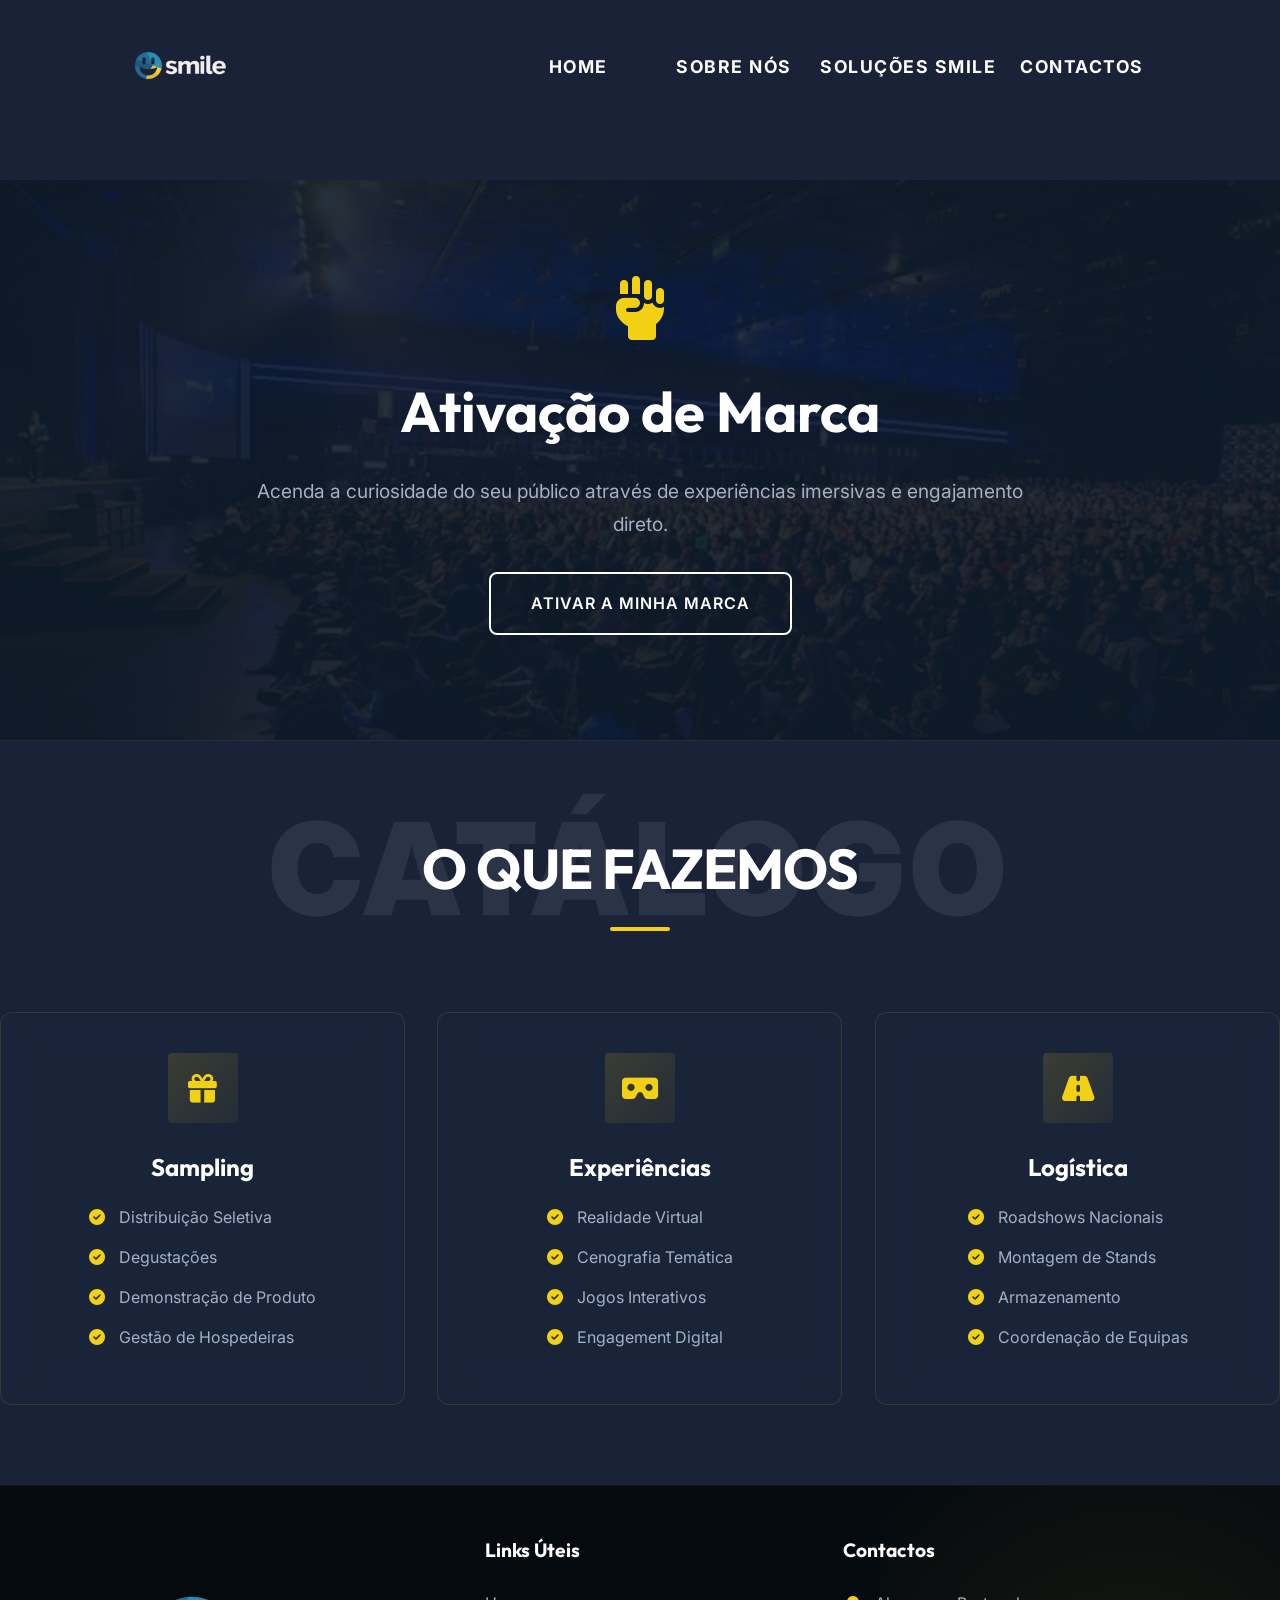
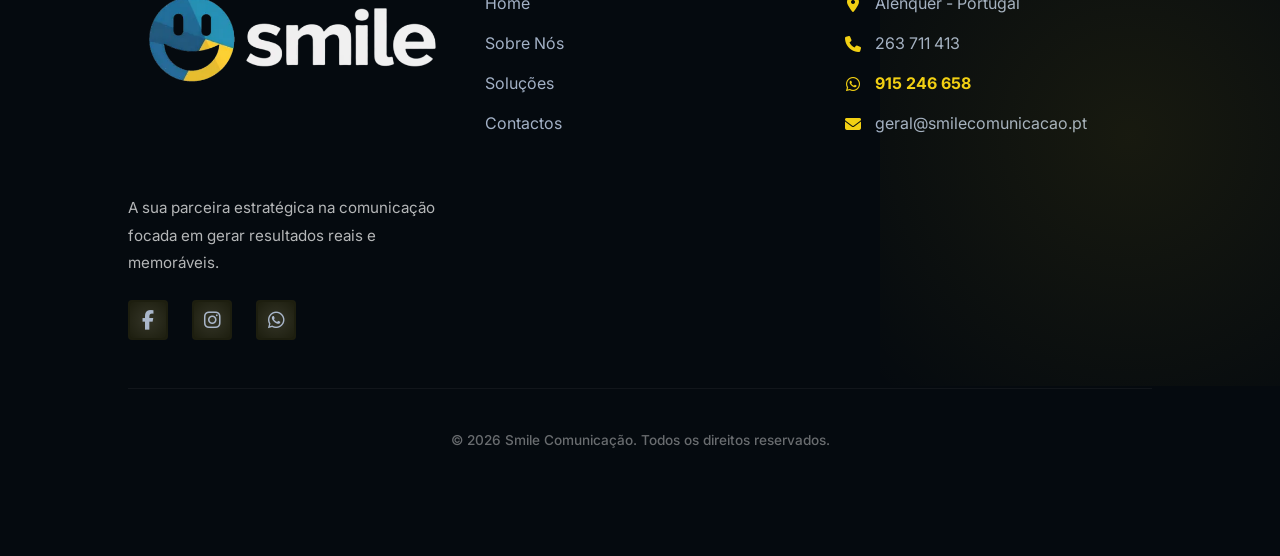
<file: servicos/ativacao-marca.html>
<!DOCTYPE html>
<html lang="pt">

<head>
    <meta charset="UTF-8">
    <meta name="viewport" content="width=device-width, initial-scale=1.0">
    <title>Ativação de Marca | Soluções Smile</title>
    <meta name="description" content="Estratégias criativas para Ativação de Marca pela Smile Comunicação.">

    <!-- Open Graph / Twitter -->
    <meta property="og:title" content="Ativação de Marca | Soluções Smile">
    <meta property="og:description" content="Estratégias criativas para Ativação de Marca pela Smile Comunicação.">
    <meta property="og:type" content="website">
    <meta property="og:url" content="/servicos/ativacao-marca.html">
    <meta property="og:image" content="../assets/images/ativacao.webp">
    <meta name="twitter:card" content="summary_large_image">
    <meta name="theme-color" content="#0d1b2a">
    <meta name="color-scheme" content="dark">
    <meta name="robots" content="index, follow">
    <link rel="canonical" href="https://smilecomunicacao.pt/servicos/ativacao-marca.html">
    <link rel="icon" type="image/x-icon" href="../assets/images/smile_icon.webp">
    <link rel="apple-touch-icon" href="../assets/images/smile_icon.webp">
    <link rel="manifest" href="../manifest.json">

    <link rel="preconnect" href="https://fonts.googleapis.com">
    <link rel="preconnect" href="https://fonts.gstatic.com" crossorigin>
    <link
        href="https://fonts.googleapis.com/css2?family=Inter:wght@400;500;600&family=Outfit:wght@700;800;900&display=swap"
        rel="stylesheet">
    <link rel="stylesheet" href="https://cdnjs.cloudflare.com/ajax/libs/font-awesome/6.4.0/css/all.min.css">
    <link rel="stylesheet" href="../style.min.css?v=5.0">
</head>

<body>
    <div id="preloader">
        <div class="preloader-smile"></div>
    </div>


    <header id="header">
    <a href="../index.html" class="logo" aria-label="Smile Comunicação — página inicial" title="Smile Comunicação">
        <img src="../assets/images/logo_smile.webp" alt="Smile Comunicação">
    </a>
    <!-- Hamburger Menu Button -->
    <div class="menu-toggle" id="mobile-menu">
        <span class="bar"></span>
        <span class="bar"></span>
        <span class="bar"></span>
    </div>
    <nav class="nav-links" role="navigation" aria-label="Main navigation">
        <a href="../index.html">Home</a>
        <a href="../sobre.html">Sobre Nós</a>
        <a href="../solucoes.html">Soluções Smile</a>
        <a href="../contactos.html">Contactos</a>
    </nav>
    <a href="../contactos.html" class="btn btn-primary header-btn"
        style="padding: 0.8rem 1.5rem; display: none;">Orçamento</a>
</header>

    <main style="padding-top: 180px;">
        <!-- Hero Section -->
        <section class="text-center"
            style="background: linear-gradient(rgba(13, 27, 42, 0.9), rgba(13, 27, 42, 0.9)), url('../assets/images/ativacao.webp') center/cover; padding: 6rem 10%; text-align: center;">
            <i class="fas fa-fist-raised reveal"
                style="font-size: 4rem; color: var(--accent-color); margin-bottom: 1.5rem;"></i>
            <h1 class="reveal" style="font-size: 3.5rem; color: var(--white); margin-bottom: 1rem;">Ativação de Marca
            </h1>
            <p class="reveal"
                style="color: var(--text-light); font-size: 1.2rem; max-width: 800px; margin: 0 auto 2rem;">Acenda a
                curiosidade do seu público através de experiências imersivas e engajamento direto.</p>
            <a href="../contactos.html" class="btn btn-primary reveal" style="display: inline-block;">Ativar a Minha
                Marca</a>
        </section>

                <!-- Detailed Catalog Grid -->
        <section style="background: var(--bg-color); padding: 5rem 0; border-top: 1px solid rgba(255,255,255,0.05);">
            <div class="container">
                <div class="section-title">
                    <div class="bg-text">CATÁLOGO</div>
                    <h2>O Que Fazemos</h2>
                </div>
                
                <div style="display: grid; grid-template-columns: repeat(auto-fit, minmax(280px, 1fr)); gap: 2rem; margin-top: 3rem;">
                    <div class="why-card reveal" style="text-align: left; padding: 2.5rem;">
                        <div class="why-icon" style="margin: 0 0 1.5rem 0;"><i class="fas fa-gift"></i></div>
                        <h3 style="color: var(--accent-color); font-size: 1.5rem; margin-bottom: 1rem;">Sampling</h3>
                        <ul style="list-style: none; padding: 0;">
                            <li style="margin-bottom: 0.8rem; color: var(--text-light);"><i class="fas fa-check-circle" style="color: var(--accent-color); margin-right: 10px;"></i> Distribuição Seletiva</li>
                            <li style="margin-bottom: 0.8rem; color: var(--text-light);"><i class="fas fa-check-circle" style="color: var(--accent-color); margin-right: 10px;"></i> Degustações</li>
                            <li style="margin-bottom: 0.8rem; color: var(--text-light);"><i class="fas fa-check-circle" style="color: var(--accent-color); margin-right: 10px;"></i> Demonstração de Produto</li>
                            <li style="margin-bottom: 0.8rem; color: var(--text-light);"><i class="fas fa-check-circle" style="color: var(--accent-color); margin-right: 10px;"></i> Gestão de Hospedeiras</li>
                        </ul>
                    </div>

                    <div class="why-card reveal" style="text-align: left; padding: 2.5rem;">
                        <div class="why-icon" style="margin: 0 0 1.5rem 0;"><i class="fas fa-vr-cardboard"></i></div>
                        <h3 style="color: var(--accent-color); font-size: 1.5rem; margin-bottom: 1rem;">Experiências</h3>
                        <ul style="list-style: none; padding: 0;">
                            <li style="margin-bottom: 0.8rem; color: var(--text-light);"><i class="fas fa-check-circle" style="color: var(--accent-color); margin-right: 10px;"></i> Realidade Virtual</li>
                            <li style="margin-bottom: 0.8rem; color: var(--text-light);"><i class="fas fa-check-circle" style="color: var(--accent-color); margin-right: 10px;"></i> Cenografia Temática</li>
                            <li style="margin-bottom: 0.8rem; color: var(--text-light);"><i class="fas fa-check-circle" style="color: var(--accent-color); margin-right: 10px;"></i> Jogos Interativos</li>
                            <li style="margin-bottom: 0.8rem; color: var(--text-light);"><i class="fas fa-check-circle" style="color: var(--accent-color); margin-right: 10px;"></i> Engagement Digital</li>
                        </ul>
                    </div>

                    <div class="why-card reveal" style="text-align: left; padding: 2.5rem;">
                        <div class="why-icon" style="margin: 0 0 1.5rem 0;"><i class="fas fa-road"></i></div>
                        <h3 style="color: var(--accent-color); font-size: 1.5rem; margin-bottom: 1rem;">Logística</h3>
                        <ul style="list-style: none; padding: 0;">
                            <li style="margin-bottom: 0.8rem; color: var(--text-light);"><i class="fas fa-check-circle" style="color: var(--accent-color); margin-right: 10px;"></i> Roadshows Nacionais</li>
                            <li style="margin-bottom: 0.8rem; color: var(--text-light);"><i class="fas fa-check-circle" style="color: var(--accent-color); margin-right: 10px;"></i> Montagem de Stands</li>
                            <li style="margin-bottom: 0.8rem; color: var(--text-light);"><i class="fas fa-check-circle" style="color: var(--accent-color); margin-right: 10px;"></i> Armazenamento</li>
                            <li style="margin-bottom: 0.8rem; color: var(--text-light);"><i class="fas fa-check-circle" style="color: var(--accent-color); margin-right: 10px;"></i> Coordenação de Equipas</li>
                        </ul>
                    </div>
                </div>
            </div>
        </section>


    </main>

    <footer>
    <div class="footer-content">

        <div class="container footer-grid">
            <div>
                <div class="footer-logo">
                    <img src="../assets/images/logo_smile.webp" alt="Smile Comunicação">
                </div>
                <p>A sua parceira estratégica na comunicação focada em gerar resultados reais e memoráveis.</p>
                <div class="social-links">
                    <a href="https://www.facebook.com/fsmilecomunicacao" target="_blank" rel="noopener noreferrer"
                        aria-label="Facebook"><i class="fab fa-facebook-f"></i></a>
                    <a href="https://www.instagram.com/smile.comunicacao/" target="_blank" rel="noopener noreferrer"
                        aria-label="Instagram"><i class="fab fa-instagram"></i></a>
                    <a href="https://wa.me/351915246658" target="_blank" rel="noopener noreferrer"
                        aria-label="WhatsApp"><i class="fab fa-whatsapp"></i></a>
                </div>
            </div>
            <div>
                <h4>Links Úteis</h4>
                <ul>
                    <li><a href="../index.html">Home</a></li>
                    <li><a href="../sobre.html">Sobre Nós</a></li>
                    <li><a href="../solucoes.html">Soluções</a></li>
                    <li><a href="../contactos.html">Contactos</a></li>
                </ul>
            </div>
            <div>
                <h4>Contactos</h4>
                <ul class="contact-list">
                    <li><i class="fas fa-map-marker-alt"></i> Alenquer - Portugal</li>
                    <li><i class="fas fa-phone"></i> 263 711 413</li>
                    <li><i class="fab fa-whatsapp"></i> <a href="https://wa.me/351915246658" target="_blank"
                            style="color: var(--accent-color); font-weight: 700;">915 246 658</a></li>
                    <li><i class="fas fa-envelope"></i> <a
                            href="mailto:geral@smilecomunicacao.pt">geral@smilecomunicacao.pt</a></li>
                </ul>
            </div>
        </div>
        <div class="footer-bottom">
            <p>&copy; 2026 Smile Comunicação. Todos os direitos reservados.</p>
        </div>
    </div>
</footer>


<!-- Scroll Progress Bar -->
<div class="scroll-progress" id="scrollProgress"></div>
    <script src="../script.min.js?v=3.5" defer></script>
</body>

</html>
</file>
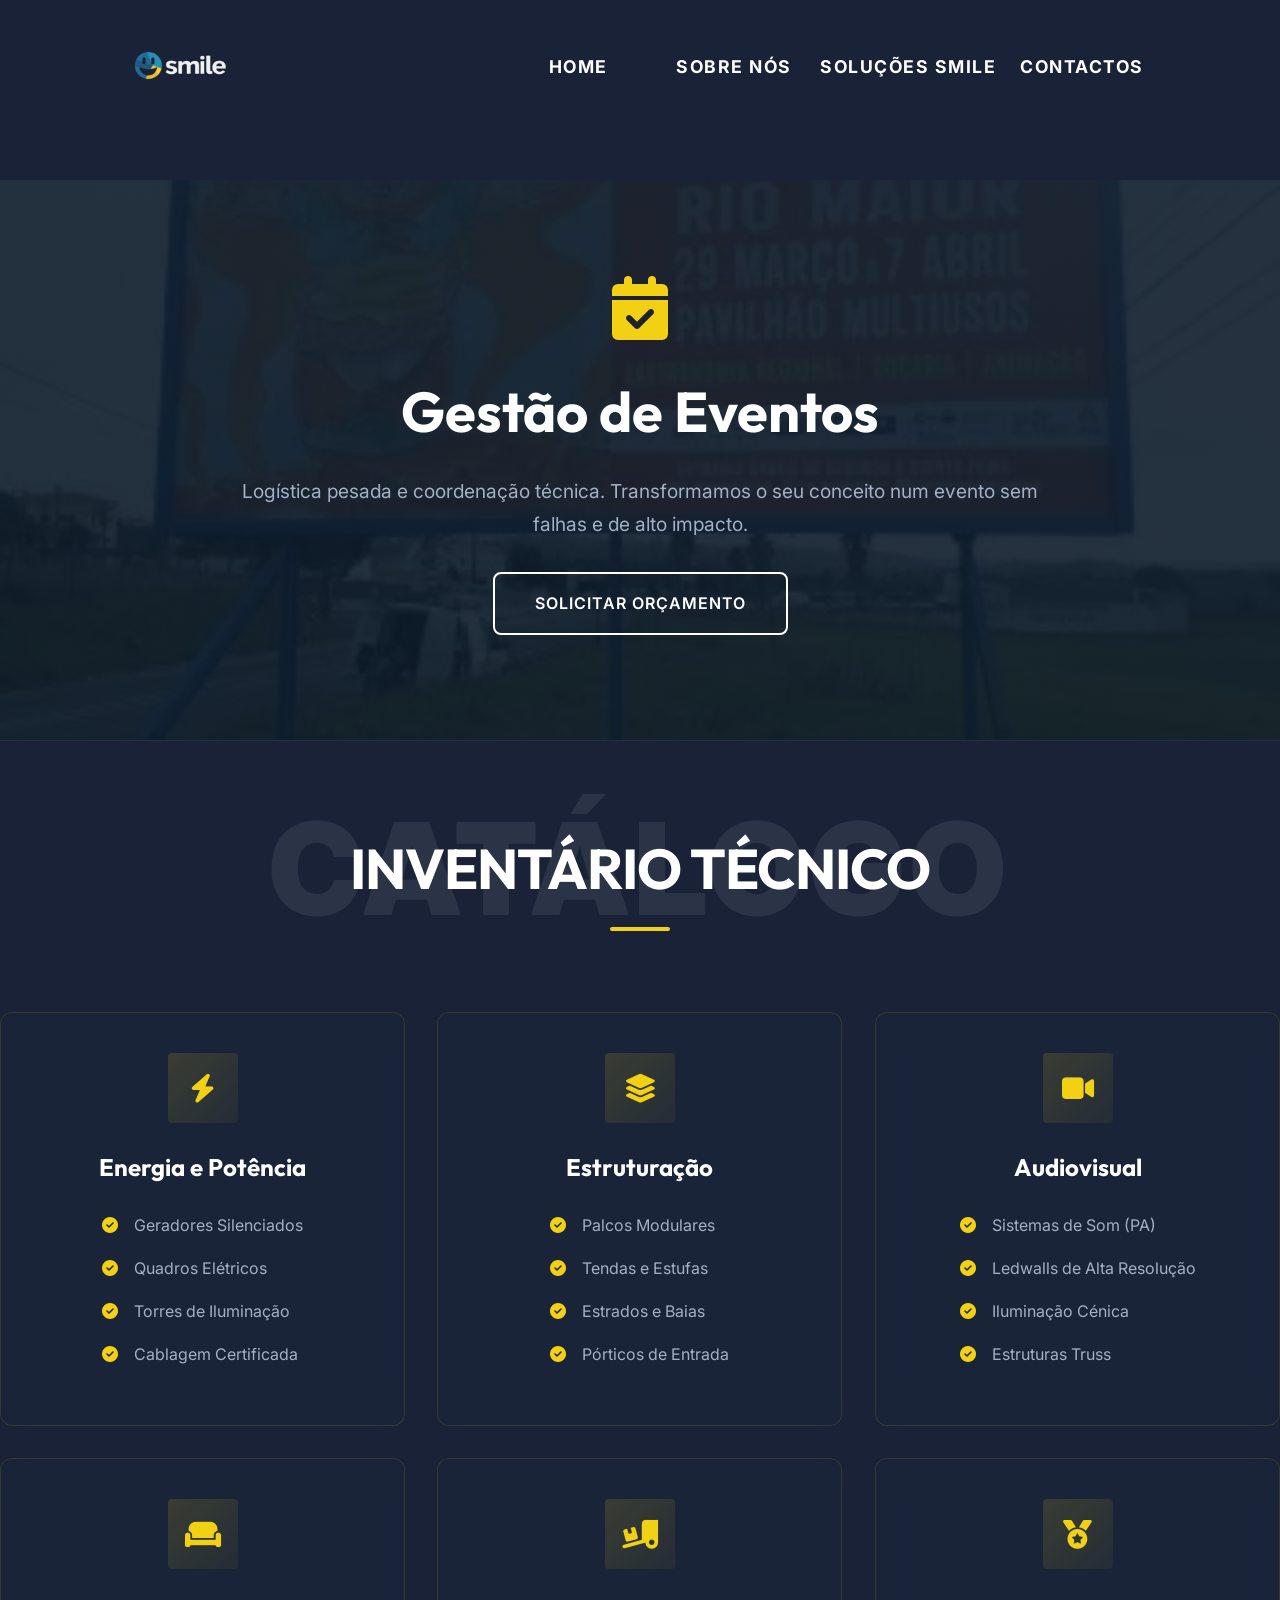
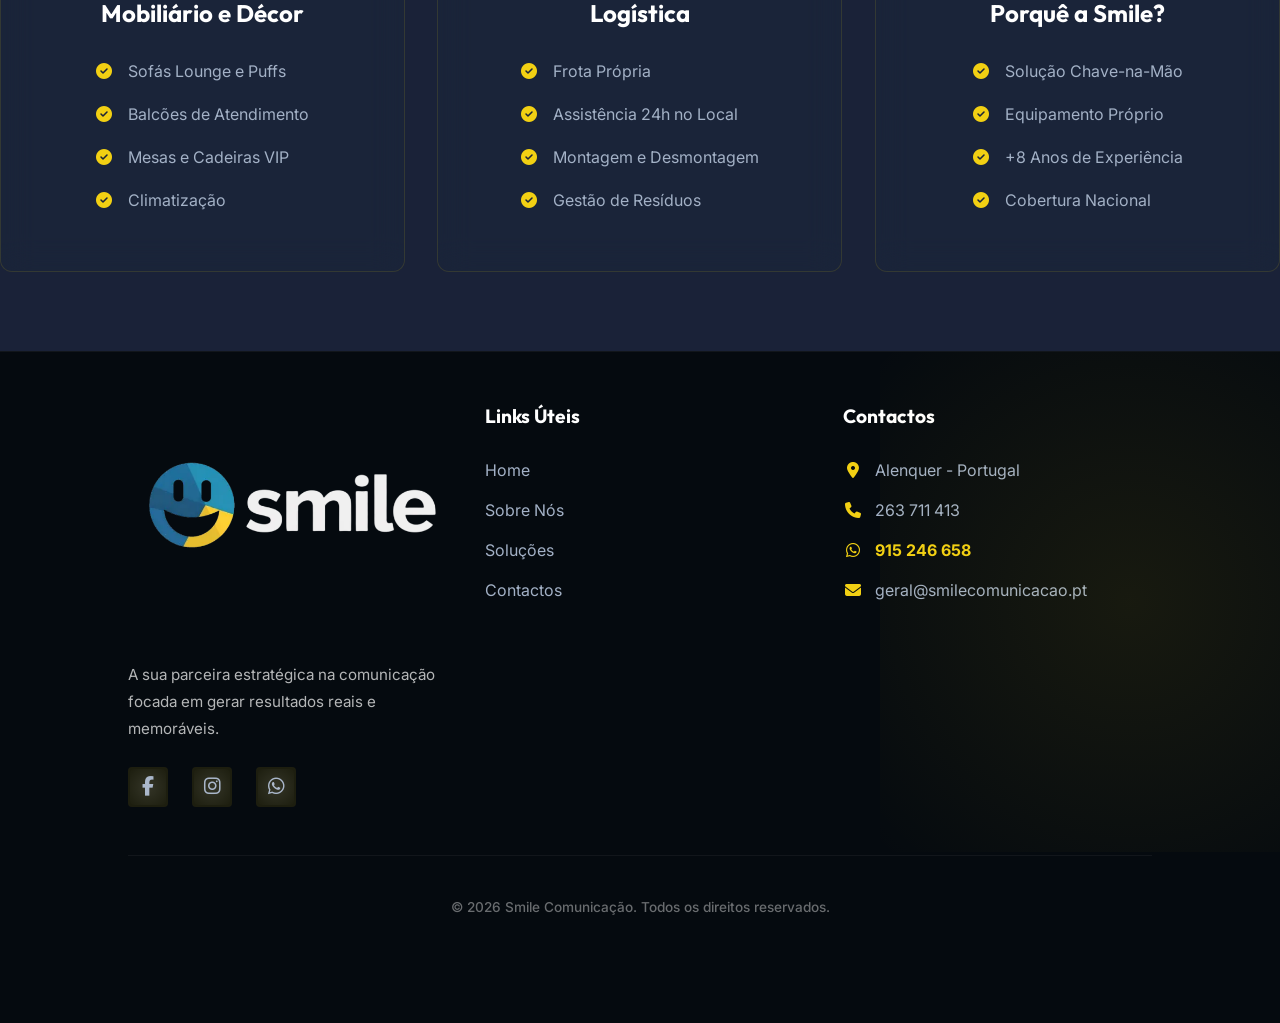
<file: servicos/eventos.html>
<!DOCTYPE html>
<html lang="pt">

<head>
    <meta charset="UTF-8">
    <meta name="viewport" content="width=device-width, initial-scale=1.0">
    <title>Eventos | Soluções Smile</title>
    <meta name="description" content="Gestão e logística integral de eventos. Produzimos ativações, palcos, energia e infraestruturas premium.">

    <!-- Open Graph / Twitter -->
    <meta property="og:title" content="Eventos | Soluções Smile">
    <meta property="og:description"
        content="Garantimos palcos, luz, energia e as infraestruturas que a sua marca merece. Solução Premium Chave-na-mão.">
    <meta property="og:type" content="website">
    <meta property="og:url" content="/servicos/eventos.html">
    <meta property="og:image" content="../assets/images/eventos.webp">
    <meta name="twitter:card" content="summary_large_image">
    <meta name="theme-color" content="#0d1b2a">
    <meta name="color-scheme" content="dark">
    <meta name="robots" content="index, follow">
    <link rel="canonical" href="https://smilecomunicacao.pt/servicos/eventos.html">
    <link rel="icon" type="image/x-icon" href="../assets/images/smile_icon.webp">
    <link rel="apple-touch-icon" href="../assets/images/smile_icon.webp">
    <link rel="manifest" href="../manifest.json">

    <link rel="preconnect" href="https://fonts.googleapis.com">
    <link rel="preconnect" href="https://fonts.gstatic.com" crossorigin>
    <link
        href="https://fonts.googleapis.com/css2?family=Inter:wght@400;500;600&family=Outfit:wght@700;800;900&display=swap"
        rel="stylesheet">
    <link rel="stylesheet" href="https://cdnjs.cloudflare.com/ajax/libs/font-awesome/6.4.0/css/all.min.css">
    <link rel="stylesheet" href="../style.min.css?v=5.0">
</head>

<body>
    <div id="preloader">
        <div class="preloader-smile"></div>
    </div>

    <header id="header">
    <a href="../index.html" class="logo" aria-label="Smile Comunicação — página inicial" title="Smile Comunicação">
        <img src="../assets/images/logo_smile.webp" alt="Smile Comunicação">
    </a>
    <!-- Hamburger Menu Button -->
    <div class="menu-toggle" id="mobile-menu">
        <span class="bar"></span>
        <span class="bar"></span>
        <span class="bar"></span>
    </div>
    <nav class="nav-links" role="navigation" aria-label="Main navigation">
        <a href="../index.html">Home</a>
        <a href="../sobre.html">Sobre Nós</a>
        <a href="../solucoes.html">Soluções Smile</a>
        <a href="../contactos.html">Contactos</a>
    </nav>
    <a href="../contactos.html" class="btn btn-primary header-btn"
        style="padding: 0.8rem 1.5rem; display: none;">Orçamento</a>
</header>

    <main style="padding-top: 180px;">
        <!-- Hero Section Style like Publicidade Exterior -->
        <section class="text-center"
            style="background: linear-gradient(rgba(13, 27, 42, 0.9), rgba(13, 27, 42, 0.9)), url('../assets/images/eventos.webp') center/cover; padding: 6rem 10%; text-align: center;">
            <i class="fas fa-calendar-check reveal"
                style="font-size: 4rem; color: var(--accent-color); margin-bottom: 1.5rem;"></i>
            <h1 class="reveal" style="font-size: 3.5rem; color: var(--white); margin-bottom: 1rem;">Gestão de Eventos</h1>
            <p class="reveal"
                style="color: var(--text-light); font-size: 1.2rem; max-width: 800px; margin: 0 auto 2rem;">Logística pesada e coordenação técnica. Transformamos o seu conceito num evento sem falhas e de alto impacto.</p>
            <a href="../contactos.html" class="btn btn-primary reveal" style="display: inline-block;">Solicitar Orçamento</a>
        </section>

        <!-- Detailed Checklist Grid (Matching Publicidade Exterior) -->
        <section style="background: var(--bg-color); padding: 5rem 0; border-top: 1px solid rgba(255,255,255,0.05);">
            <div class="container">
                <div class="section-title">
                    <div class="bg-text">CATÁLOGO</div>
                    <h2>Inventário Técnico</h2>
                </div>
                
                <div style="display: grid; grid-template-columns: repeat(auto-fit, minmax(300px, 1fr)); gap: 2rem; margin-top: 3rem;">
                    
                    <!-- Energia e Potência -->
                    <div class="why-card reveal" style="text-align: left; padding: 2.5rem;">
                        <div class="why-icon" style="margin: 0 0 1.5rem 0;"><i class="fas fa-bolt"></i></div>
                        <h3 style="color: var(--accent-color); font-size: 1.5rem; margin-bottom: 1.5rem;">Energia e Potência</h3>
                        <ul style="list-style: none; padding: 0;">
                            <li style="margin-bottom: 1rem; color: var(--text-light);"><i class="fas fa-check-circle" style="color: var(--accent-color); margin-right: 12px;"></i> Geradores Silenciados</li>
                            <li style="margin-bottom: 1rem; color: var(--text-light);"><i class="fas fa-check-circle" style="color: var(--accent-color); margin-right: 12px;"></i> Quadros Elétricos</li>
                            <li style="margin-bottom: 1rem; color: var(--text-light);"><i class="fas fa-check-circle" style="color: var(--accent-color); margin-right: 12px;"></i> Torres de Iluminação</li>
                            <li style="margin-bottom: 1rem; color: var(--text-light);"><i class="fas fa-check-circle" style="color: var(--accent-color); margin-right: 12px;"></i> Cablagem Certificada</li>
                        </ul>
                    </div>

                    <!-- Estruturação -->
                    <div class="why-card reveal" style="text-align: left; padding: 2.5rem;">
                        <div class="why-icon" style="margin: 0 0 1.5rem 0;"><i class="fas fa-layer-group"></i></div>
                        <h3 style="color: var(--accent-color); font-size: 1.5rem; margin-bottom: 1.5rem;">Estruturação</h3>
                        <ul style="list-style: none; padding: 0;">
                            <li style="margin-bottom: 1rem; color: var(--text-light);"><i class="fas fa-check-circle" style="color: var(--accent-color); margin-right: 12px;"></i> Palcos Modulares</li>
                            <li style="margin-bottom: 1rem; color: var(--text-light);"><i class="fas fa-check-circle" style="color: var(--accent-color); margin-right: 12px;"></i> Tendas e Estufas</li>
                            <li style="margin-bottom: 1rem; color: var(--text-light);"><i class="fas fa-check-circle" style="color: var(--accent-color); margin-right: 12px;"></i> Estrados e Baias</li>
                            <li style="margin-bottom: 1rem; color: var(--text-light);"><i class="fas fa-check-circle" style="color: var(--accent-color); margin-right: 12px;"></i> Pórticos de Entrada</li>
                        </ul>
                    </div>

                    <!-- Audiovisual -->
                    <div class="why-card reveal" style="text-align: left; padding: 2.5rem;">
                        <div class="why-icon" style="margin: 0 0 1.5rem 0;"><i class="fas fa-video"></i></div>
                        <h3 style="color: var(--accent-color); font-size: 1.5rem; margin-bottom: 1.5rem;">Audiovisual</h3>
                        <ul style="list-style: none; padding: 0;">
                            <li style="margin-bottom: 1rem; color: var(--text-light);"><i class="fas fa-check-circle" style="color: var(--accent-color); margin-right: 12px;"></i> Sistemas de Som (PA)</li>
                            <li style="margin-bottom: 1rem; color: var(--text-light);"><i class="fas fa-check-circle" style="color: var(--accent-color); margin-right: 12px;"></i> Ledwalls de Alta Resolução</li>
                            <li style="margin-bottom: 1rem; color: var(--text-light);"><i class="fas fa-check-circle" style="color: var(--accent-color); margin-right: 12px;"></i> Iluminação Cénica</li>
                            <li style="margin-bottom: 1rem; color: var(--text-light);"><i class="fas fa-check-circle" style="color: var(--accent-color); margin-right: 12px;"></i> Estruturas Truss</li>
                        </ul>
                    </div>

                    <!-- Mobiliário e Décor -->
                    <div class="why-card reveal" style="text-align: left; padding: 2.5rem;">
                        <div class="why-icon" style="margin: 0 0 1.5rem 0;"><i class="fas fa-couch"></i></div>
                        <h3 style="color: var(--accent-color); font-size: 1.5rem; margin-bottom: 1.5rem;">Mobiliário e Décor</h3>
                        <ul style="list-style: none; padding: 0;">
                            <li style="margin-bottom: 1rem; color: var(--text-light);"><i class="fas fa-check-circle" style="color: var(--accent-color); margin-right: 12px;"></i> Sofás Lounge e Puffs</li>
                            <li style="margin-bottom: 1rem; color: var(--text-light);"><i class="fas fa-check-circle" style="color: var(--accent-color); margin-right: 12px;"></i> Balcões de Atendimento</li>
                            <li style="margin-bottom: 1rem; color: var(--text-light);"><i class="fas fa-check-circle" style="color: var(--accent-color); margin-right: 12px;"></i> Mesas e Cadeiras VIP</li>
                            <li style="margin-bottom: 1rem; color: var(--text-light);"><i class="fas fa-check-circle" style="color: var(--accent-color); margin-right: 12px;"></i> Climatização</li>
                        </ul>
                    </div>

                    <!-- Logística Especializada -->
                    <div class="why-card reveal" style="text-align: left; padding: 2.5rem;">
                        <div class="why-icon" style="margin: 0 0 1.5rem 0;"><i class="fas fa-truck-loading"></i></div>
                        <h3 style="color: var(--accent-color); font-size: 1.5rem; margin-bottom: 1.5rem;">Logística</h3>
                        <ul style="list-style: none; padding: 0;">
                            <li style="margin-bottom: 1rem; color: var(--text-light);"><i class="fas fa-check-circle" style="color: var(--accent-color); margin-right: 12px;"></i> Frota Própria</li>
                            <li style="margin-bottom: 1rem; color: var(--text-light);"><i class="fas fa-check-circle" style="color: var(--accent-color); margin-right: 12px;"></i> Assistência 24h no Local</li>
                            <li style="margin-bottom: 1rem; color: var(--text-light);"><i class="fas fa-check-circle" style="color: var(--accent-color); margin-right: 12px;"></i> Montagem e Desmontagem</li>
                            <li style="margin-bottom: 1rem; color: var(--text-light);"><i class="fas fa-check-circle" style="color: var(--accent-color); margin-right: 12px;"></i> Gestão de Resíduos</li>
                        </ul>
                    </div>

                    <!-- Diferenciais Smile -->
                    <div class="why-card reveal" style="text-align: left; padding: 2.5rem;">
                        <div class="why-icon" style="margin: 0 0 1.5rem 0;"><i class="fas fa-medal"></i></div>
                        <h3 style="color: var(--accent-color); font-size: 1.5rem; margin-bottom: 1.5rem;">Porquê a Smile?</h3>
                        <ul style="list-style: none; padding: 0;">
                            <li style="margin-bottom: 1rem; color: var(--text-light);"><i class="fas fa-check-circle" style="color: var(--accent-color); margin-right: 12px;"></i> Solução Chave-na-Mão</li>
                            <li style="margin-bottom: 1rem; color: var(--text-light);"><i class="fas fa-check-circle" style="color: var(--accent-color); margin-right: 12px;"></i> Equipamento Próprio</li>
                            <li style="margin-bottom: 1rem; color: var(--text-light);"><i class="fas fa-check-circle" style="color: var(--accent-color); margin-right: 12px;"></i> +8 Anos de Experiência</li>
                            <li style="margin-bottom: 1rem; color: var(--text-light);"><i class="fas fa-check-circle" style="color: var(--accent-color); margin-right: 12px;"></i> Cobertura Nacional</li>
                        </ul>
                    </div>

                </div>
            </div>
        </section>


    </main>

    <footer>
    <div class="footer-content">

        <div class="container footer-grid">
            <div>
                <div class="footer-logo">
                    <img src="../assets/images/logo_smile.webp" alt="Smile Comunicação">
                </div>
                <p>A sua parceira estratégica na comunicação focada em gerar resultados reais e memoráveis.</p>
                <div class="social-links">
                    <a href="https://www.facebook.com/fsmilecomunicacao" target="_blank" rel="noopener noreferrer"
                        aria-label="Facebook"><i class="fab fa-facebook-f"></i></a>
                    <a href="https://www.instagram.com/smile.comunicacao/" target="_blank" rel="noopener noreferrer"
                        aria-label="Instagram"><i class="fab fa-instagram"></i></a>
                    <a href="https://wa.me/351915246658" target="_blank" rel="noopener noreferrer"
                        aria-label="WhatsApp"><i class="fab fa-whatsapp"></i></a>
                </div>
            </div>
            <div>
                <h4>Links Úteis</h4>
                <ul>
                    <li><a href="../index.html">Home</a></li>
                    <li><a href="../sobre.html">Sobre Nós</a></li>
                    <li><a href="../solucoes.html">Soluções</a></li>
                    <li><a href="../contactos.html">Contactos</a></li>
                </ul>
            </div>
            <div>
                <h4>Contactos</h4>
                <ul class="contact-list">
                    <li><i class="fas fa-map-marker-alt"></i> Alenquer - Portugal</li>
                    <li><i class="fas fa-phone"></i> 263 711 413</li>
                    <li><i class="fab fa-whatsapp"></i> <a href="https://wa.me/351915246658" target="_blank"
                            style="color: var(--accent-color); font-weight: 700;">915 246 658</a></li>
                    <li><i class="fas fa-envelope"></i> <a
                            href="mailto:geral@smilecomunicacao.pt">geral@smilecomunicacao.pt</a></li>
                </ul>
            </div>
        </div>
        <div class="footer-bottom">
            <p>&copy; 2026 Smile Comunicação. Todos os direitos reservados.</p>
        </div>
    </div>
</footer>


<!-- Scroll Progress Bar -->
<div class="scroll-progress" id="scrollProgress"></div>
    <script src="../script.min.js?v=3.5" defer></script>
</body>
</html>
</file>
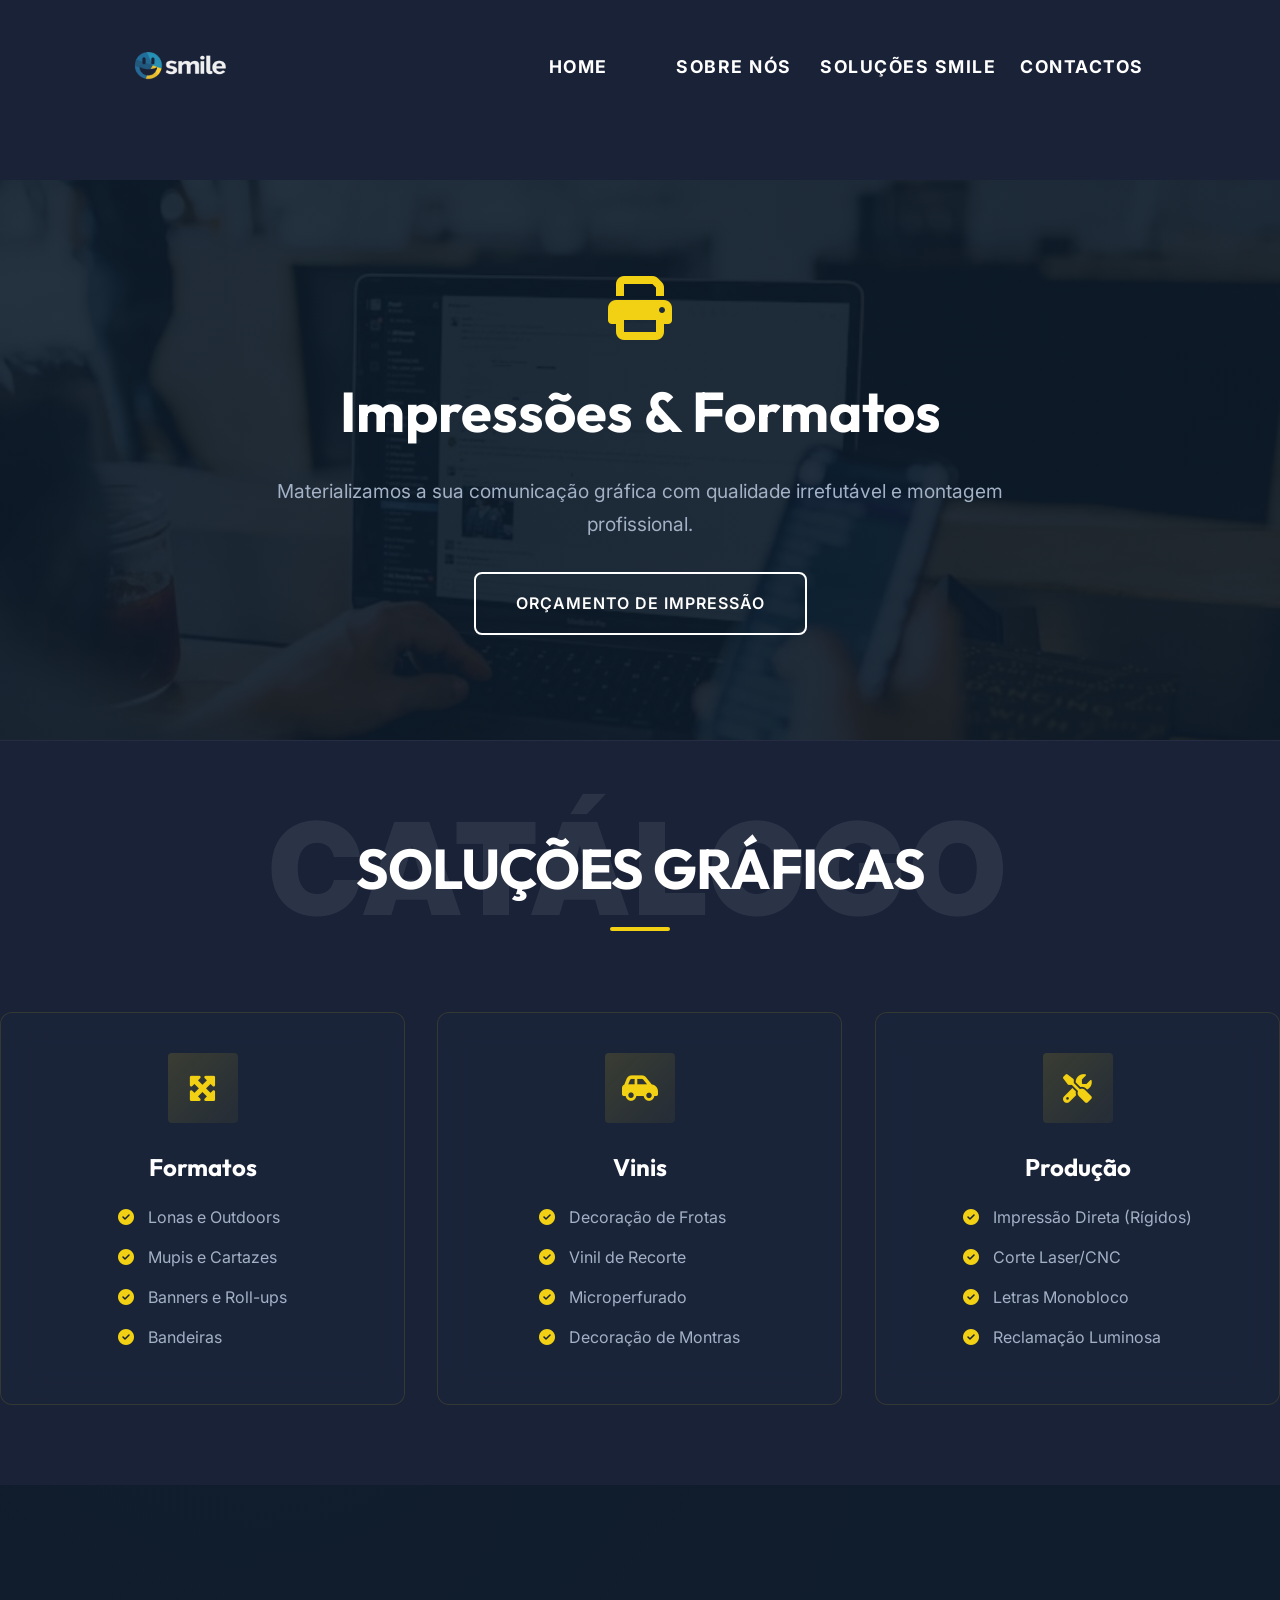
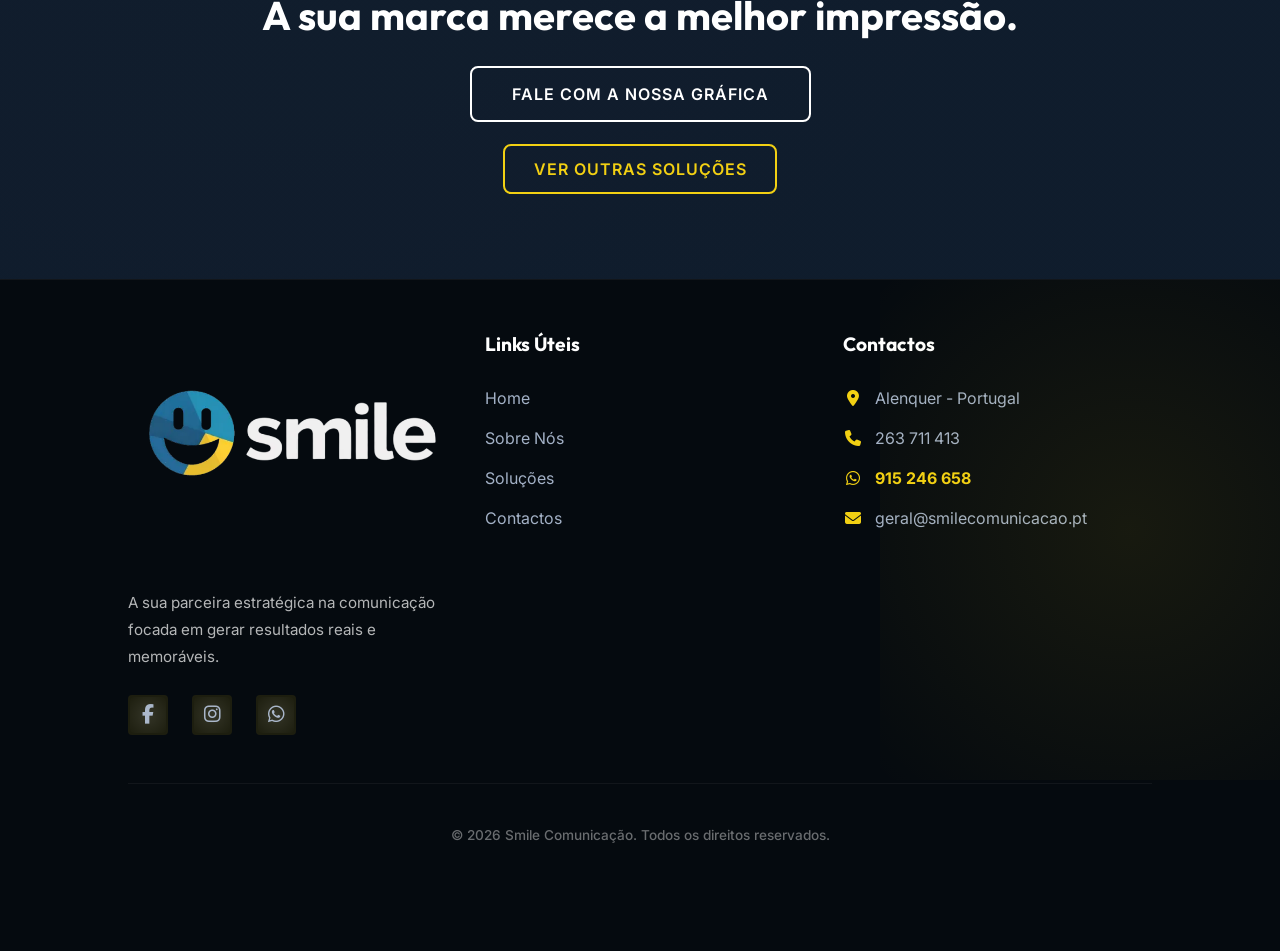
<file: servicos/impressoes.html>
<!DOCTYPE html>
<html lang="pt">

<head>
    <meta charset="UTF-8">
    <meta name="viewport" content="width=device-width, initial-scale=1.0">
    <title>Impressões | Soluções Smile</title>
    <meta name="description" content="Impressões de alta qualidade para todos os formatos pela Smile Comunicação.">

    <!-- Open Graph / Twitter -->
    <meta property="og:title" content="Impressões | Soluções Smile">
    <meta property="og:description"
        content="Impressões de alta qualidade para todos os formatos pela Smile Comunicação.">
    <meta property="og:type" content="website">
    <meta property="og:url" content="/servicos/impressoes.html">
    <meta property="og:image" content="../assets/images/impressoes.webp">
    <meta name="twitter:card" content="summary_large_image">
    <meta name="theme-color" content="#0d1b2a">
    <meta name="color-scheme" content="dark">
    <meta name="robots" content="index, follow">
    <link rel="canonical" href="https://smilecomunicacao.pt/servicos/impressoes.html">
    <link rel="icon" type="image/x-icon" href="../assets/images/smile_icon.webp">
    <link rel="apple-touch-icon" href="../assets/images/smile_icon.webp">
    <link rel="manifest" href="../manifest.json">

    <link rel="preconnect" href="https://fonts.googleapis.com">
    <link rel="preconnect" href="https://fonts.gstatic.com" crossorigin>
    <link
        href="https://fonts.googleapis.com/css2?family=Inter:wght@400;500;600&family=Outfit:wght@700;800;900&display=swap"
        rel="stylesheet">
    <link rel="stylesheet" href="https://cdnjs.cloudflare.com/ajax/libs/font-awesome/6.4.0/css/all.min.css">
    <link rel="stylesheet" href="../style.min.css?v=5.0">
</head>

<body>
    <div id="preloader">
        <div class="preloader-smile"></div>
    </div>


    <header id="header">
    <a href="../index.html" class="logo" aria-label="Smile Comunicação — página inicial" title="Smile Comunicação">
        <img src="../assets/images/logo_smile.webp" alt="Smile Comunicação">
    </a>
    <!-- Hamburger Menu Button -->
    <div class="menu-toggle" id="mobile-menu">
        <span class="bar"></span>
        <span class="bar"></span>
        <span class="bar"></span>
    </div>
    <nav class="nav-links" role="navigation" aria-label="Main navigation">
        <a href="../index.html">Home</a>
        <a href="../sobre.html">Sobre Nós</a>
        <a href="../solucoes.html">Soluções Smile</a>
        <a href="../contactos.html">Contactos</a>
    </nav>
    <a href="../contactos.html" class="btn btn-primary header-btn"
        style="padding: 0.8rem 1.5rem; display: none;">Orçamento</a>
</header>

    <main style="padding-top: 180px;">
        <!-- Hero Section -->
        <section class="text-center"
            style="background: linear-gradient(rgba(13, 27, 42, 0.9), rgba(13, 27, 42, 0.9)), url('../assets/images/impressoes.webp') center/cover; padding: 6rem 10%; text-align: center;">
            <i class="fas fa-print reveal"
                style="font-size: 4rem; color: var(--accent-color); margin-bottom: 1.5rem;"></i>
            <h1 class="reveal" style="font-size: 3.5rem; color: var(--white); margin-bottom: 1rem;">Impressões &
                Formatos</h1>
            <p class="reveal"
                style="color: var(--text-light); font-size: 1.2rem; max-width: 800px; margin: 0 auto 2rem;">
                Materializamos a sua comunicação gráfica com qualidade irrefutável e montagem profissional.</p>
            <a href="../contactos.html" class="btn btn-primary reveal" style="display: inline-block;">Orçamento de
                Impressão</a>
        </section>

        <!-- Detailed Catalog Grid -->
        <section style="background: var(--bg-color); padding: 5rem 0; border-top: 1px solid rgba(255,255,255,0.05);">
            <div class="container">
                <div class="section-title">
                    <div class="bg-text">CATÁLOGO</div>
                    <h2>Soluções Gráficas</h2>
                </div>

                <div
                    style="display: grid; grid-template-columns: repeat(auto-fit, minmax(280px, 1fr)); gap: 2rem; margin-top: 3rem;">
                    <div class="why-card reveal" style="text-align: left; padding: 2.5rem;">
                        <div class="why-icon" style="margin: 0 0 1.5rem 0;"><i class="fas fa-expand-arrows-alt"></i>
                        </div>
                        <h3 style="color: var(--accent-color); font-size: 1.5rem; margin-bottom: 1rem;">Formatos</h3>
                        <ul style="list-style: none; padding: 0;">
                            <li style="margin-bottom: 0.8rem; color: var(--text-light);"><i class="fas fa-check-circle"
                                    style="color: var(--accent-color); margin-right: 10px;"></i> Lonas e Outdoors</li>
                            <li style="margin-bottom: 0.8rem; color: var(--text-light);"><i class="fas fa-check-circle"
                                    style="color: var(--accent-color); margin-right: 10px;"></i> Mupis e Cartazes</li>
                            <li style="margin-bottom: 0.8rem; color: var(--text-light);"><i class="fas fa-check-circle"
                                    style="color: var(--accent-color); margin-right: 10px;"></i> Banners e Roll-ups</li>
                            <li style="margin-bottom: 0.8rem; color: var(--text-light);"><i class="fas fa-check-circle"
                                    style="color: var(--accent-color); margin-right: 10px;"></i> Bandeiras</li>
                        </ul>
                    </div>

                    <div class="why-card reveal" style="text-align: left; padding: 2.5rem;">
                        <div class="why-icon" style="margin: 0 0 1.5rem 0;"><i class="fas fa-car-side"></i></div>
                        <h3 style="color: var(--accent-color); font-size: 1.5rem; margin-bottom: 1rem;">Vinis</h3>
                        <ul style="list-style: none; padding: 0;">
                            <li style="margin-bottom: 0.8rem; color: var(--text-light);"><i class="fas fa-check-circle"
                                    style="color: var(--accent-color); margin-right: 10px;"></i> Decoração de Frotas
                            </li>
                            <li style="margin-bottom: 0.8rem; color: var(--text-light);"><i class="fas fa-check-circle"
                                    style="color: var(--accent-color); margin-right: 10px;"></i> Vinil de Recorte</li>
                            <li style="margin-bottom: 0.8rem; color: var(--text-light);"><i class="fas fa-check-circle"
                                    style="color: var(--accent-color); margin-right: 10px;"></i> Microperfurado</li>
                            <li style="margin-bottom: 0.8rem; color: var(--text-light);"><i class="fas fa-check-circle"
                                    style="color: var(--accent-color); margin-right: 10px;"></i> Decoração de Montras
                            </li>
                        </ul>
                    </div>

                    <div class="why-card reveal" style="text-align: left; padding: 2.5rem;">
                        <div class="why-icon" style="margin: 0 0 1.5rem 0;"><i class="fas fa-tools"></i></div>
                        <h3 style="color: var(--accent-color); font-size: 1.5rem; margin-bottom: 1rem;">Produção</h3>
                        <ul style="list-style: none; padding: 0;">
                            <li style="margin-bottom: 0.8rem; color: var(--text-light);"><i class="fas fa-check-circle"
                                    style="color: var(--accent-color); margin-right: 10px;"></i> Impressão Direta
                                (Rígidos)</li>
                            <li style="margin-bottom: 0.8rem; color: var(--text-light);"><i class="fas fa-check-circle"
                                    style="color: var(--accent-color); margin-right: 10px;"></i> Corte Laser/CNC</li>
                            <li style="margin-bottom: 0.8rem; color: var(--text-light);"><i class="fas fa-check-circle"
                                    style="color: var(--accent-color); margin-right: 10px;"></i> Letras Monobloco</li>
                            <li style="margin-bottom: 0.8rem; color: var(--text-light);"><i class="fas fa-check-circle"
                                    style="color: var(--accent-color); margin-right: 10px;"></i> Reclamação Luminosa
                            </li>
                        </ul>
                    </div>
                </div>
            </div>
        </section>

        <!-- Final CTA -->
        <section
            style="padding: 6rem 0; text-align: center; background: linear-gradient(rgba(13, 27, 42, 0.8), rgba(13, 27, 42, 0.8)), url('../assets/images/impressoes.webp') center/cover fixed;">
            <div class="container">
                <h2 style="font-size: 2.5rem; color: var(--white); margin-bottom: 2rem;">A sua marca merece a melhor
                    impressão.</h2>
                <a href="../contactos.html" class="btn btn-primary">Fale com a Nossa Gráfica</a>
                <div style="margin-top: 3rem;">
                    <a href="../solucoes.html" class="btn btn-skeleton">Ver Outras Soluções</a>
                </div>
            </div>
        </section>
    </main>

    <footer>
    <div class="footer-content">

        <div class="container footer-grid">
            <div>
                <div class="footer-logo">
                    <img src="../assets/images/logo_smile.webp" alt="Smile Comunicação">
                </div>
                <p>A sua parceira estratégica na comunicação focada em gerar resultados reais e memoráveis.</p>
                <div class="social-links">
                    <a href="https://www.facebook.com/fsmilecomunicacao" target="_blank" rel="noopener noreferrer"
                        aria-label="Facebook"><i class="fab fa-facebook-f"></i></a>
                    <a href="https://www.instagram.com/smile.comunicacao/" target="_blank" rel="noopener noreferrer"
                        aria-label="Instagram"><i class="fab fa-instagram"></i></a>
                    <a href="https://wa.me/351915246658" target="_blank" rel="noopener noreferrer"
                        aria-label="WhatsApp"><i class="fab fa-whatsapp"></i></a>
                </div>
            </div>
            <div>
                <h4>Links Úteis</h4>
                <ul>
                    <li><a href="../index.html">Home</a></li>
                    <li><a href="../sobre.html">Sobre Nós</a></li>
                    <li><a href="../solucoes.html">Soluções</a></li>
                    <li><a href="../contactos.html">Contactos</a></li>
                </ul>
            </div>
            <div>
                <h4>Contactos</h4>
                <ul class="contact-list">
                    <li><i class="fas fa-map-marker-alt"></i> Alenquer - Portugal</li>
                    <li><i class="fas fa-phone"></i> 263 711 413</li>
                    <li><i class="fab fa-whatsapp"></i> <a href="https://wa.me/351915246658" target="_blank"
                            style="color: var(--accent-color); font-weight: 700;">915 246 658</a></li>
                    <li><i class="fas fa-envelope"></i> <a
                            href="mailto:geral@smilecomunicacao.pt">geral@smilecomunicacao.pt</a></li>
                </ul>
            </div>
        </div>
        <div class="footer-bottom">
            <p>&copy; 2026 Smile Comunicação. Todos os direitos reservados.</p>
        </div>
    </div>
</footer>


<!-- Scroll Progress Bar -->
<div class="scroll-progress" id="scrollProgress"></div>
    <script src="../script.min.js?v=3.5" defer></script>
</body>

</html>
</file>
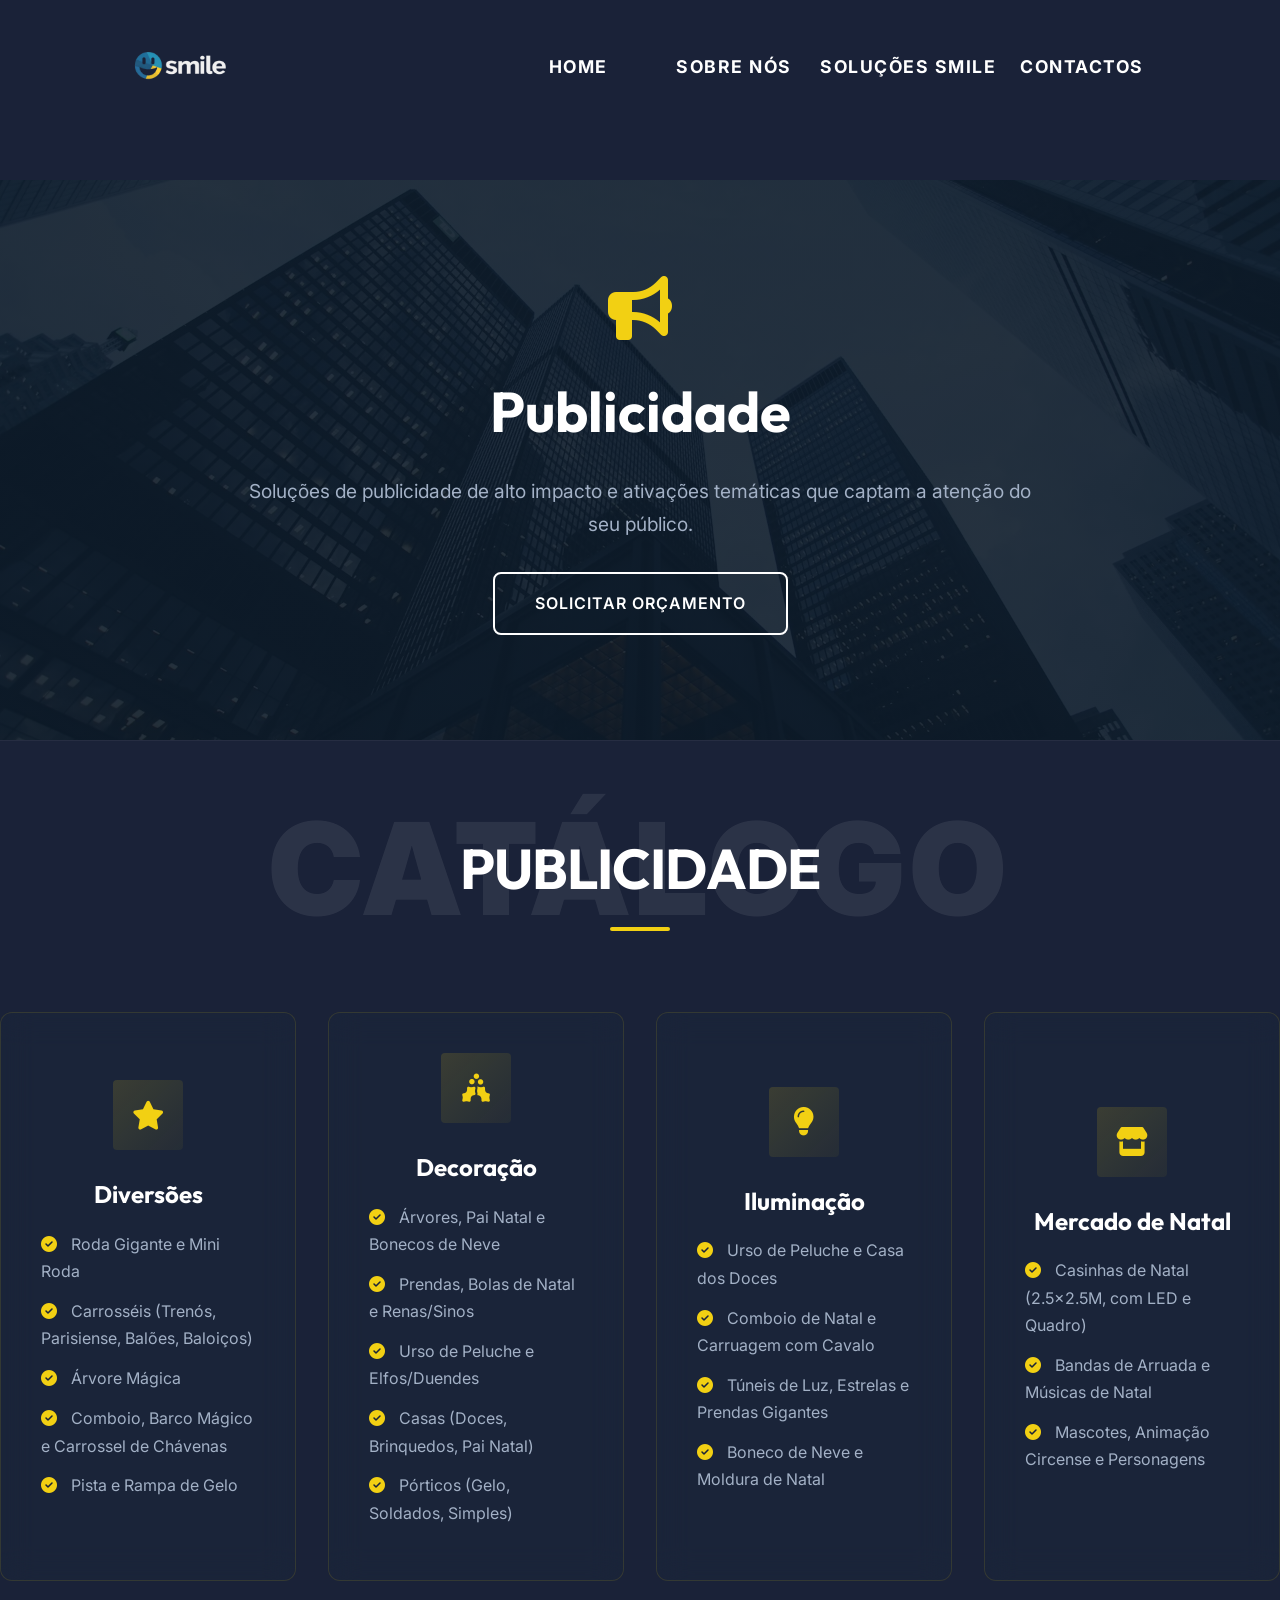
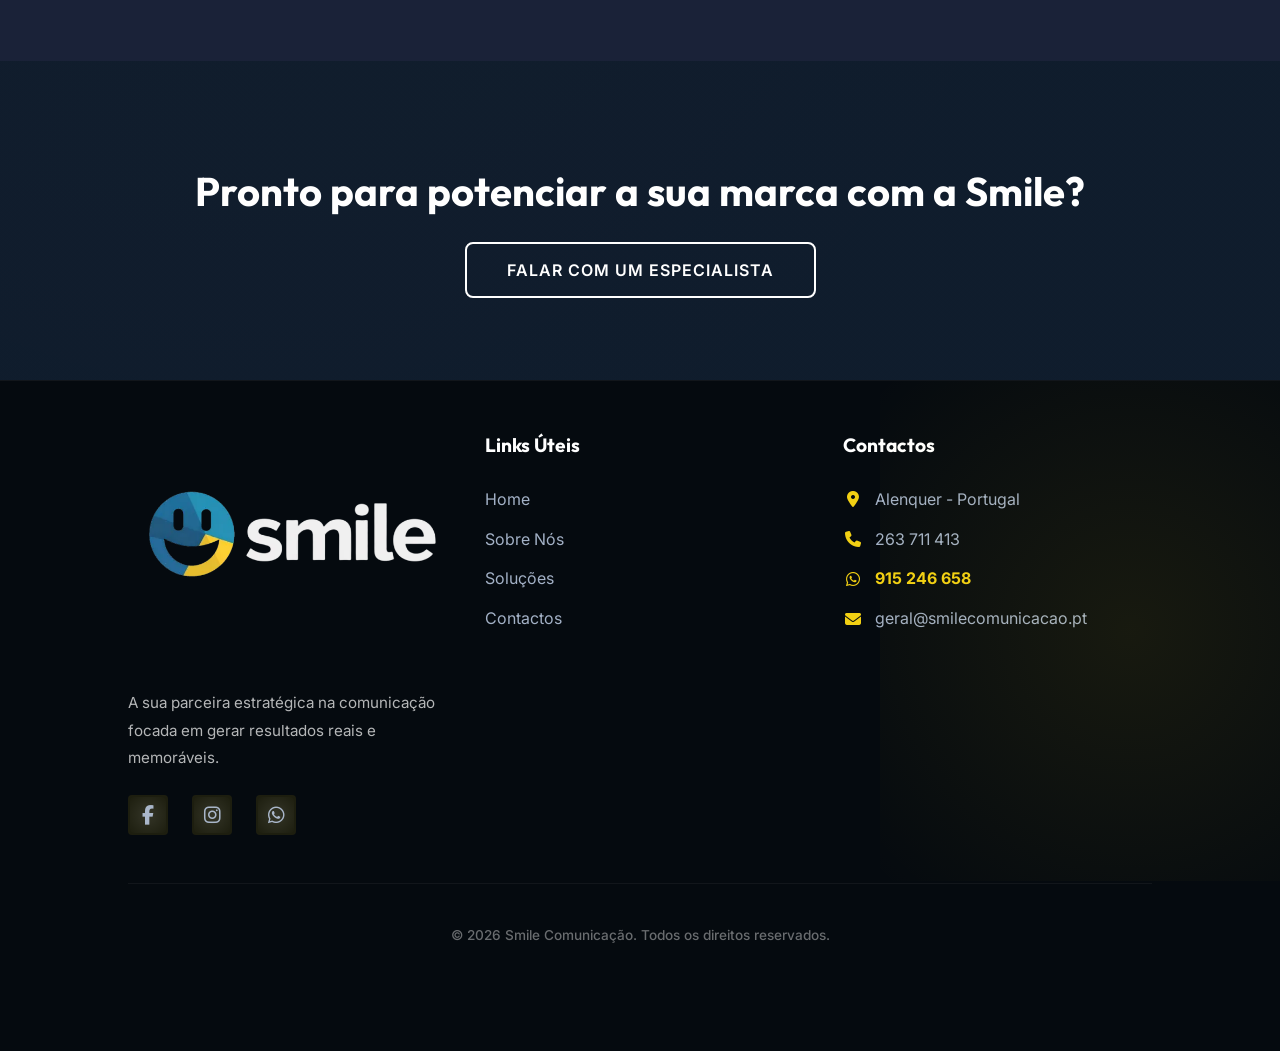
<file: servicos/natal.html>
<!DOCTYPE html>
<html lang="pt">

<head>
    <meta charset="UTF-8">
    <meta name="viewport" content="width=device-width, initial-scale=1.0">
    <title>Publicidade | Soluções Smile</title>
    <meta name="description"
        content="Tudo para o seu evento e publicidade: diversões, decoração, iluminação e mercados temáticos pela Smile Comunicação.">

    <!-- Open Graph / Twitter -->
    <meta property="og:title" content="Publicidade | Soluções Smile">
    <meta property="og:description"
        content="Tudo para o seu evento e publicidade: diversões, decoração, iluminação e mercados temáticos pela Smile Comunicação.">
    <meta property="og:type" content="website">
    <meta property="og:url" content="/servicos/natal.html">
    <meta property="og:image" content="../assets/images/hero_home.webp">
    <meta name="twitter:card" content="summary_large_image">
    <meta name="theme-color" content="#0d1b2a">
    <meta name="color-scheme" content="dark">
    <meta name="robots" content="index, follow">
    <link rel="canonical" href="https://smilecomunicacao.pt/servicos/natal.html">
    <link rel="icon" type="image/x-icon" href="../assets/images/smile_icon.webp">
    <link rel="apple-touch-icon" href="../assets/images/smile_icon.webp">
    <link rel="manifest" href="../manifest.json">

    <link rel="preconnect" href="https://fonts.googleapis.com">
    <link rel="preconnect" href="https://fonts.gstatic.com" crossorigin>
    <link
        href="https://fonts.googleapis.com/css2?family=Inter:wght@400;500;600&family=Outfit:wght@700;800;900&display=swap"
        rel="stylesheet">
    <link rel="stylesheet" href="https://cdnjs.cloudflare.com/ajax/libs/font-awesome/6.4.0/css/all.min.css">
    <link rel="stylesheet" href="../style.min.css?v=5.0">
</head>

<body>
    <div id="preloader">
        <div class="preloader-smile"></div>
    </div>


    <header id="header">
    <a href="../index.html" class="logo" aria-label="Smile Comunicação — página inicial" title="Smile Comunicação">
        <img src="../assets/images/logo_smile.webp" alt="Smile Comunicação">
    </a>
    <!-- Hamburger Menu Button -->
    <div class="menu-toggle" id="mobile-menu">
        <span class="bar"></span>
        <span class="bar"></span>
        <span class="bar"></span>
    </div>
    <nav class="nav-links" role="navigation" aria-label="Main navigation">
        <a href="../index.html">Home</a>
        <a href="../sobre.html">Sobre Nós</a>
        <a href="../solucoes.html">Soluções Smile</a>
        <a href="../contactos.html">Contactos</a>
    </nav>
    <a href="../contactos.html" class="btn btn-primary header-btn"
        style="padding: 0.8rem 1.5rem; display: none;">Orçamento</a>
</header>

    <main style="padding-top: 180px;">
        <!-- Hero Section -->
        <section class="text-center"
            style="background: linear-gradient(rgba(13, 27, 42, 0.9), rgba(13, 27, 42, 0.9)), url('../assets/images/hero_home.webp') center/cover; padding: 6rem 10%; text-align: center;">
            <i class="fas fa-bullhorn reveal"
                style="font-size: 4rem; color: var(--accent-color); margin-bottom: 1.5rem;"></i>
            <h1 class="reveal" style="font-size: 3.5rem; color: var(--white); margin-bottom: 1rem;">Publicidade
            </h1>
            <p class="reveal"
                style="color: var(--text-light); font-size: 1.2rem; max-width: 800px; margin: 0 auto 2rem;">Soluções de
                publicidade de alto impacto e ativações temáticas que captam a atenção do seu público.</p>
            <a href="../contactos.html" class="btn btn-primary reveal" style="display: inline-block;">Solicitar
                Orçamento</a>
        </section>

        <!-- Detailed Services Grid -->
        <section style="background: var(--bg-color); padding: 5rem 0; border-top: 1px solid rgba(255,255,255,0.05);">
            <div class="container">
                <div class="section-title">
                    <div class="bg-text">CATÁLOGO</div>
                    <h2>Publicidade</h2>
                </div>

                <div
                    style="display: grid; grid-template-columns: repeat(auto-fit, minmax(280px, 1fr)); gap: 2rem; margin-top: 3rem;">
                    <!-- Diversões -->
                    <div class="why-card reveal" style="text-align: center; padding: 2.5rem;">
                        <div class="why-icon" style="margin: 0 auto 1.5rem auto;"><i class="fas fa-star"></i></div>
                        <h3 style="color: var(--accent-color); font-size: 1.5rem; margin-bottom: 1rem;">Diversões</h3>
                        <ul style="list-style: none; padding: 0; text-align: left; display: inline-block;">
                            <li style="margin-bottom: 0.8rem; color: var(--text-light);"><i class="fas fa-check-circle"
                                    style="color: var(--accent-color); margin-right: 10px;"></i> Roda Gigante e Mini
                                Roda</li>
                            <li style="margin-bottom: 0.8rem; color: var(--text-light);"><i class="fas fa-check-circle"
                                    style="color: var(--accent-color); margin-right: 10px;"></i> Carrosséis (Trenós,
                                Parisiense, Balões, Baloiços)</li>
                            <li style="margin-bottom: 0.8rem; color: var(--text-light);"><i class="fas fa-check-circle"
                                    style="color: var(--accent-color); margin-right: 10px;"></i> Árvore Mágica</li>
                            <li style="margin-bottom: 0.8rem; color: var(--text-light);"><i class="fas fa-check-circle"
                                    style="color: var(--accent-color); margin-right: 10px;"></i> Comboio, Barco Mágico e
                                Carrossel de Chávenas</li>
                            <li style="margin-bottom: 0.8rem; color: var(--text-light);"><i class="fas fa-check-circle"
                                    style="color: var(--accent-color); margin-right: 10px;"></i> Pista e Rampa de Gelo
                            </li>
                        </ul>
                    </div>

                    <!-- Decoração -->
                    <div class="why-card reveal" style="text-align: center; padding: 2.5rem;">
                        <div class="why-icon" style="margin: 0 auto 1.5rem auto;"><i class="fas fa-holly-berry"></i>
                        </div>
                        <h3 style="color: var(--accent-color); font-size: 1.5rem; margin-bottom: 1rem;">Decoração</h3>
                        <ul style="list-style: none; padding: 0; text-align: left; display: inline-block;">
                            <li style="margin-bottom: 0.8rem; color: var(--text-light);"><i class="fas fa-check-circle"
                                    style="color: var(--accent-color); margin-right: 10px;"></i> Árvores, Pai Natal e
                                Bonecos de Neve</li>
                            <li style="margin-bottom: 0.8rem; color: var(--text-light);"><i class="fas fa-check-circle"
                                    style="color: var(--accent-color); margin-right: 10px;"></i> Prendas, Bolas de Natal
                                e Renas/Sinos</li>
                            <li style="margin-bottom: 0.8rem; color: var(--text-light);"><i class="fas fa-check-circle"
                                    style="color: var(--accent-color); margin-right: 10px;"></i> Urso de Peluche e
                                Elfos/Duendes</li>
                            <li style="margin-bottom: 0.8rem; color: var(--text-light);"><i class="fas fa-check-circle"
                                    style="color: var(--accent-color); margin-right: 10px;"></i> Casas (Doces,
                                Brinquedos, Pai Natal)</li>
                            <li style="margin-bottom: 0.8rem; color: var(--text-light);"><i class="fas fa-check-circle"
                                    style="color: var(--accent-color); margin-right: 10px;"></i> Pórticos (Gelo,
                                Soldados, Simples)</li>
                        </ul>
                    </div>

                    <!-- Iluminação -->
                    <div class="why-card reveal" style="text-align: center; padding: 2.5rem;">
                        <div class="why-icon" style="margin: 0 auto 1.5rem auto;"><i class="fas fa-lightbulb"></i></div>
                        <h3 style="color: var(--accent-color); font-size: 1.5rem; margin-bottom: 1rem;">Iluminação</h3>
                        <ul style="list-style: none; padding: 0; text-align: left; display: inline-block;">
                            <li style="margin-bottom: 0.8rem; color: var(--text-light);"><i class="fas fa-check-circle"
                                    style="color: var(--accent-color); margin-right: 10px;"></i> Urso de Peluche e Casa
                                dos Doces</li>
                            <li style="margin-bottom: 0.8rem; color: var(--text-light);"><i class="fas fa-check-circle"
                                    style="color: var(--accent-color); margin-right: 10px;"></i> Comboio de Natal e
                                Carruagem com Cavalo</li>
                            <li style="margin-bottom: 0.8rem; color: var(--text-light);"><i class="fas fa-check-circle"
                                    style="color: var(--accent-color); margin-right: 10px;"></i> Túneis de Luz, Estrelas
                                e Prendas Gigantes</li>
                            <li style="margin-bottom: 0.8rem; color: var(--text-light);"><i class="fas fa-check-circle"
                                    style="color: var(--accent-color); margin-right: 10px;"></i> Boneco de Neve e
                                Moldura de Natal</li>
                        </ul>
                    </div>

                    <!-- Mercado de Natal -->
                    <div class="why-card reveal" style="text-align: center; padding: 2.5rem;">
                        <div class="why-icon" style="margin: 0 auto 1.5rem auto;"><i class="fas fa-store"></i></div>
                        <h3 style="color: var(--accent-color); font-size: 1.5rem; margin-bottom: 1rem;">Mercado de Natal
                        </h3>
                        <ul style="list-style: none; padding: 0; text-align: left; display: inline-block;">
                            <li style="margin-bottom: 0.8rem; color: var(--text-light);"><i class="fas fa-check-circle"
                                    style="color: var(--accent-color); margin-right: 10px;"></i> Casinhas de Natal
                                (2.5x2.5M, com LED e Quadro)</li>
                            <li style="margin-bottom: 0.8rem; color: var(--text-light);"><i class="fas fa-check-circle"
                                    style="color: var(--accent-color); margin-right: 10px;"></i> Bandas de Arruada e
                                Músicas de Natal</li>
                            <li style="margin-bottom: 0.8rem; color: var(--text-light);"><i class="fas fa-check-circle"
                                    style="color: var(--accent-color); margin-right: 10px;"></i> Mascotes, Animação
                                Circense e Personagens</li>
                        </ul>
                    </div>
                </div>
            </div>
        </section>

        <!-- Final CTA -->
        <section
            style="padding: 6rem 0; text-align: center; background: linear-gradient(rgba(13, 27, 42, 0.8), rgba(13, 27, 42, 0.8)), url('../assets/images/hero_home.webp') center/cover fixed;">
            <div class="container">
                <h2 style="font-size: 2.5rem; color: var(--white); margin-bottom: 2rem;">Pronto para potenciar a sua
                    marca com a Smile?</h2>
                <a href="../contactos.html" class="btn btn-primary">Falar com um Especialista</a>
            </div>
        </section>
    </main>

    <footer>
    <div class="footer-content">

        <div class="container footer-grid">
            <div>
                <div class="footer-logo">
                    <img src="../assets/images/logo_smile.webp" alt="Smile Comunicação">
                </div>
                <p>A sua parceira estratégica na comunicação focada em gerar resultados reais e memoráveis.</p>
                <div class="social-links">
                    <a href="https://www.facebook.com/fsmilecomunicacao" target="_blank" rel="noopener noreferrer"
                        aria-label="Facebook"><i class="fab fa-facebook-f"></i></a>
                    <a href="https://www.instagram.com/smile.comunicacao/" target="_blank" rel="noopener noreferrer"
                        aria-label="Instagram"><i class="fab fa-instagram"></i></a>
                    <a href="https://wa.me/351915246658" target="_blank" rel="noopener noreferrer"
                        aria-label="WhatsApp"><i class="fab fa-whatsapp"></i></a>
                </div>
            </div>
            <div>
                <h4>Links Úteis</h4>
                <ul>
                    <li><a href="../index.html">Home</a></li>
                    <li><a href="../sobre.html">Sobre Nós</a></li>
                    <li><a href="../solucoes.html">Soluções</a></li>
                    <li><a href="../contactos.html">Contactos</a></li>
                </ul>
            </div>
            <div>
                <h4>Contactos</h4>
                <ul class="contact-list">
                    <li><i class="fas fa-map-marker-alt"></i> Alenquer - Portugal</li>
                    <li><i class="fas fa-phone"></i> 263 711 413</li>
                    <li><i class="fab fa-whatsapp"></i> <a href="https://wa.me/351915246658" target="_blank"
                            style="color: var(--accent-color); font-weight: 700;">915 246 658</a></li>
                    <li><i class="fas fa-envelope"></i> <a
                            href="mailto:geral@smilecomunicacao.pt">geral@smilecomunicacao.pt</a></li>
                </ul>
            </div>
        </div>
        <div class="footer-bottom">
            <p>&copy; 2026 Smile Comunicação. Todos os direitos reservados.</p>
        </div>
    </div>
</footer>


<!-- Scroll Progress Bar -->
<div class="scroll-progress" id="scrollProgress"></div>
    <script src="../script.min.js?v=3.5" defer></script>
</body>

</html>
</file>
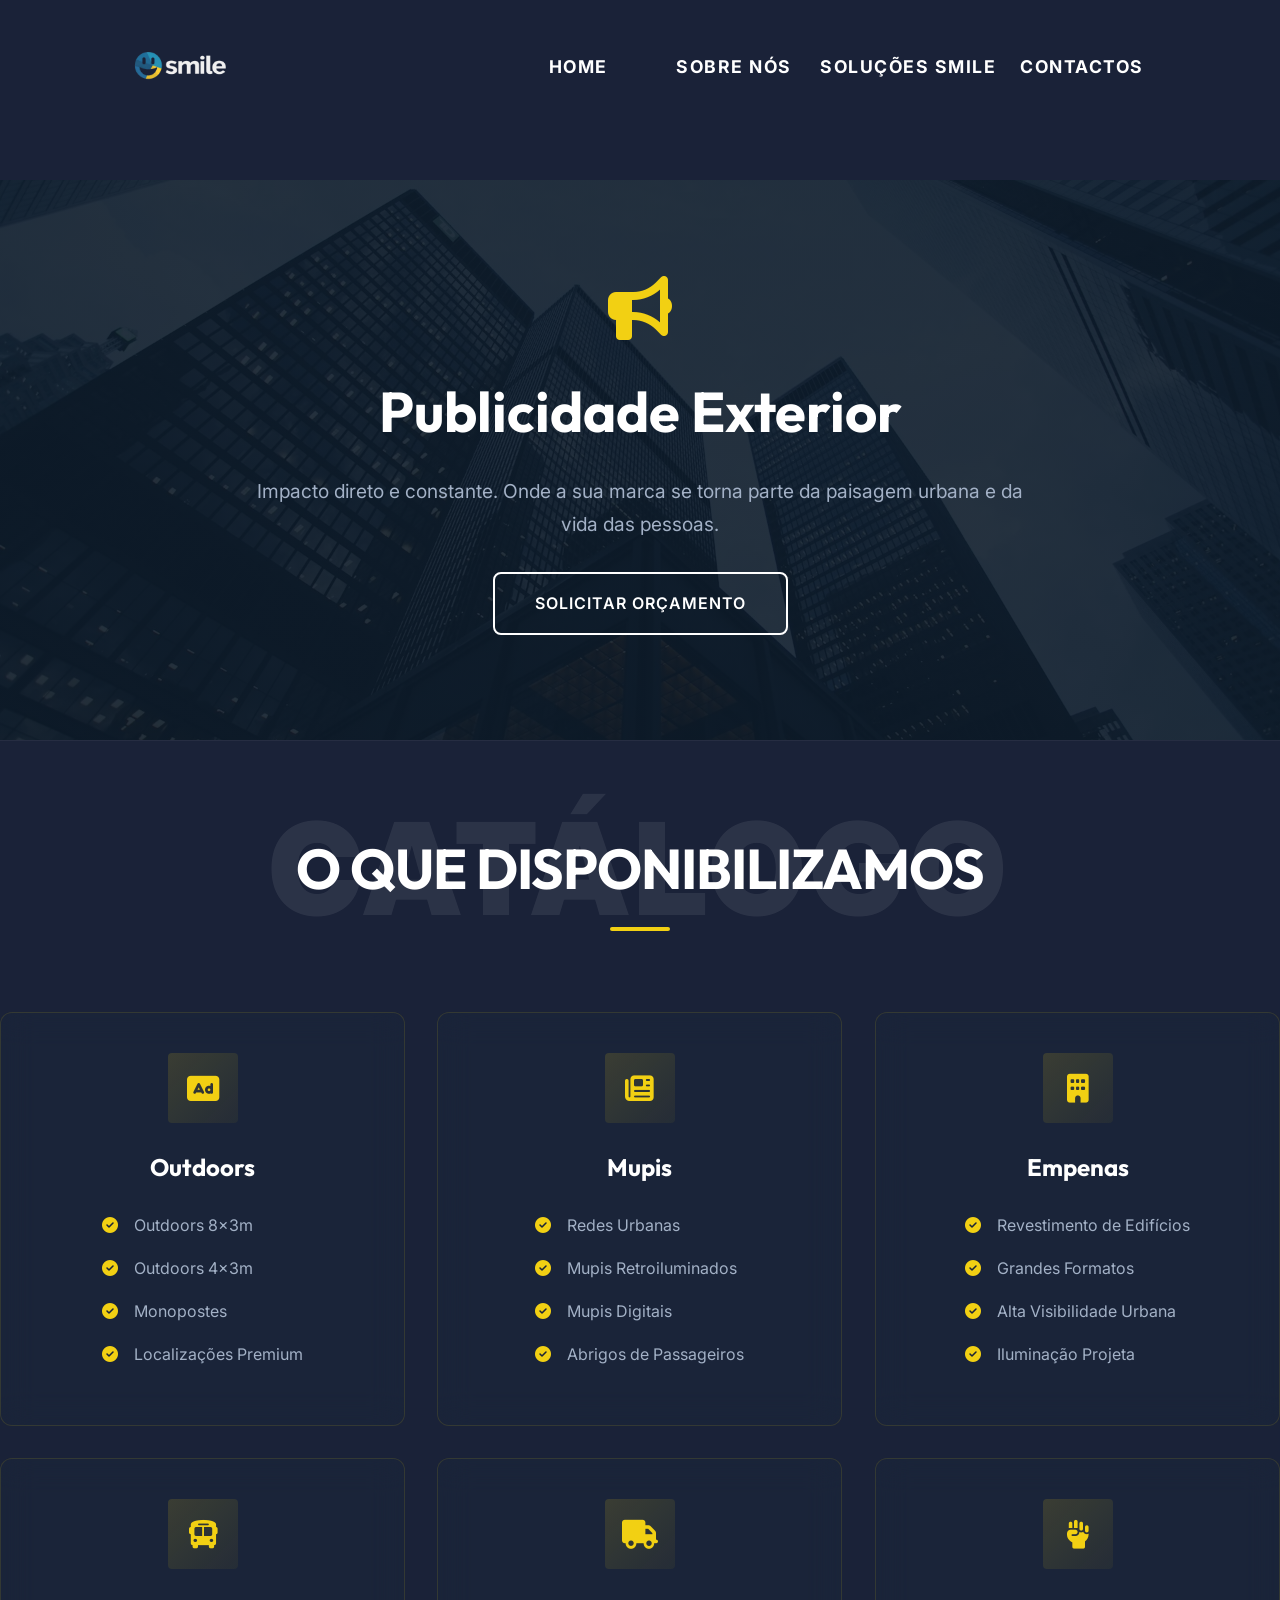
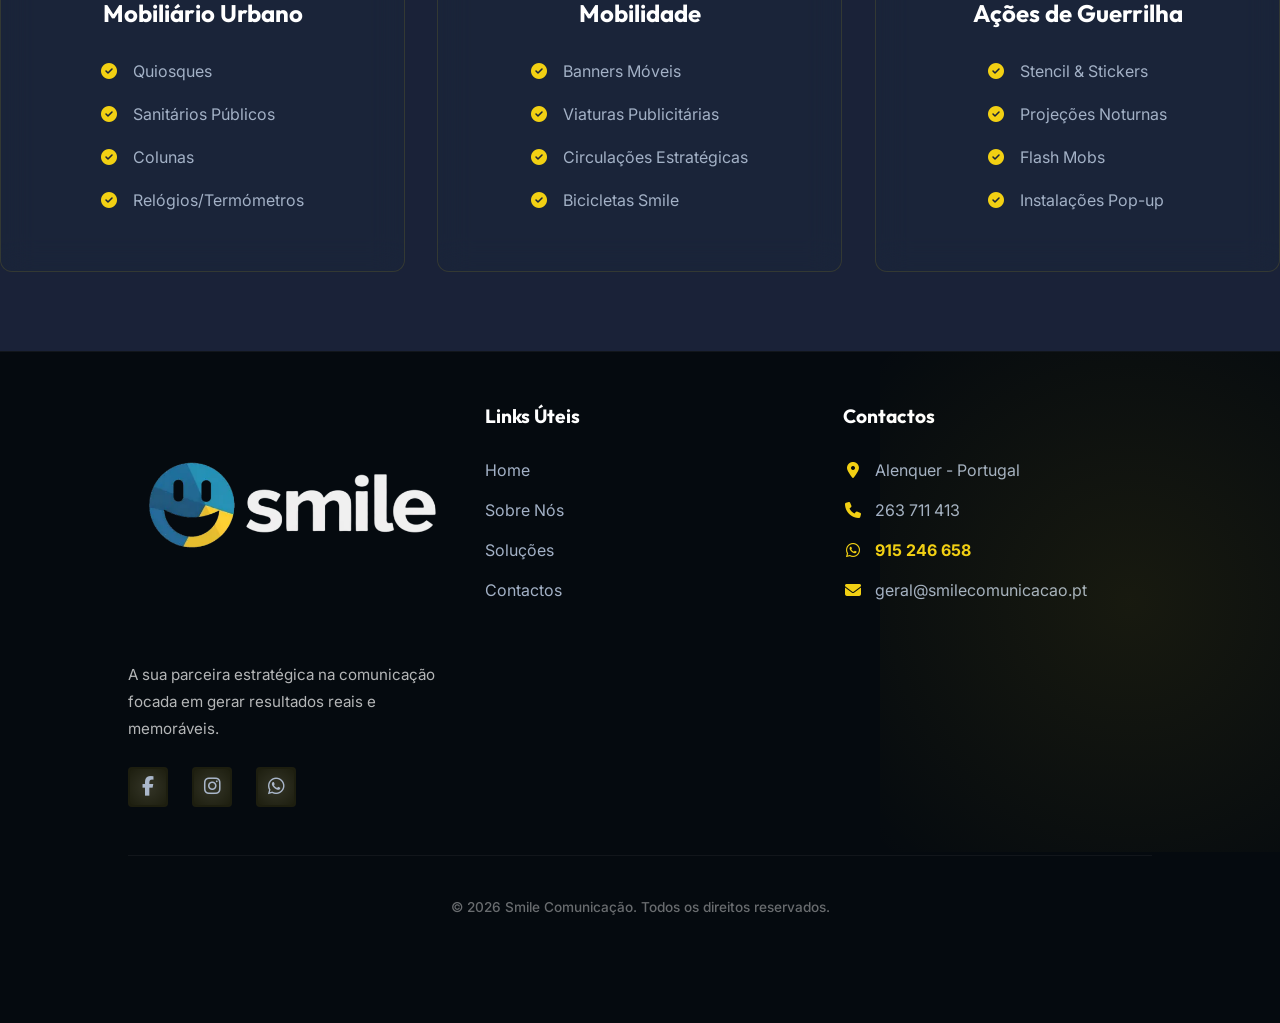
<file: servicos/publicidade-exterior.html>
<!DOCTYPE html>
<html lang="pt">

<head>
    <meta charset="UTF-8">
    <meta name="viewport" content="width=device-width, initial-scale=1.0">
    <title>Publicidade Exterior | Soluções Smile</title>
    <meta name="description" content="Soluções de publicidade exterior de alto impacto: Outdoors, Mupis, Empenas e muito mais pela Smile Comunicação.">

    <!-- Open Graph / Twitter -->
    <meta property="og:title" content="Publicidade Exterior | Soluções Smile">
    <meta property="og:description"
        content="Soluções de publicidade exterior de alto impacto: Outdoors, Mupis, Empenas e muito mais pela Smile Comunicação.">
    <meta property="og:type" content="website">
    <meta property="og:url" content="/servicos/publicidade-exterior.html">
    <meta property="og:image" content="../assets/images/hero_home.webp">
    <meta name="twitter:card" content="summary_large_image">
    <meta name="theme-color" content="#0d1b2a">
    <meta name="color-scheme" content="dark">
    <meta name="robots" content="index, follow">
    <link rel="canonical" href="https://smilecomunicacao.pt/servicos/publicidade-exterior.html">
    <link rel="icon" type="image/x-icon" href="../assets/images/smile_icon.webp">
    <link rel="apple-touch-icon" href="../assets/images/smile_icon.webp">
    <link rel="manifest" href="../manifest.json">

    <link rel="preconnect" href="https://fonts.googleapis.com">
    <link rel="preconnect" href="https://fonts.gstatic.com" crossorigin>
    <link
        href="https://fonts.googleapis.com/css2?family=Inter:wght@400;500;600&family=Outfit:wght@700;800;900&display=swap"
        rel="stylesheet">
    <link rel="stylesheet" href="https://cdnjs.cloudflare.com/ajax/libs/font-awesome/6.4.0/css/all.min.css">
    <link rel="stylesheet" href="../style.min.css?v=5.0">
</head>

<body>
    <div id="preloader">
        <div class="preloader-smile"></div>
    </div>


    <header id="header">
    <a href="../index.html" class="logo" aria-label="Smile Comunicação — página inicial" title="Smile Comunicação">
        <img src="../assets/images/logo_smile.webp" alt="Smile Comunicação">
    </a>
    <!-- Hamburger Menu Button -->
    <div class="menu-toggle" id="mobile-menu">
        <span class="bar"></span>
        <span class="bar"></span>
        <span class="bar"></span>
    </div>
    <nav class="nav-links" role="navigation" aria-label="Main navigation">
        <a href="../index.html">Home</a>
        <a href="../sobre.html">Sobre Nós</a>
        <a href="../solucoes.html">Soluções Smile</a>
        <a href="../contactos.html">Contactos</a>
    </nav>
    <a href="../contactos.html" class="btn btn-primary header-btn"
        style="padding: 0.8rem 1.5rem; display: none;">Orçamento</a>
</header>

    <main style="padding-top: 180px;">
        <!-- Hero Section -->
        <section class="text-center"
            style="background: linear-gradient(rgba(13, 27, 42, 0.9), rgba(13, 27, 42, 0.9)), url('../assets/images/hero_home.webp') center/cover; padding: 6rem 10%; text-align: center;">
            <i class="fas fa-bullhorn reveal"
                style="font-size: 4rem; color: var(--accent-color); margin-bottom: 1.5rem;"></i>
            <h1 class="reveal" style="font-size: 3.5rem; color: var(--white); margin-bottom: 1rem;">Publicidade Exterior
            </h1>
            <p class="reveal"
                style="color: var(--text-light); font-size: 1.2rem; max-width: 800px; margin: 0 auto 2rem;">Impacto direto e constante. Onde a sua marca se torna parte da paisagem urbana e da vida das pessoas.</p>
            <a href="../contactos.html" class="btn btn-primary reveal" style="display: inline-block;">Solicitar Orçamento</a>
        </section>

        <!-- Detailed Checklist Grid -->
        <section style="background: var(--bg-color); padding: 5rem 0; border-top: 1px solid rgba(255,255,255,0.05);">
            <div class="container">
                <div class="section-title">
                    <div class="bg-text">CATÁLOGO</div>
                    <h2>O Que Disponibilizamos</h2>
                </div>
                
                <div style="display: grid; grid-template-columns: repeat(auto-fit, minmax(300px, 1fr)); gap: 2rem; margin-top: 3rem;">
                    
                    <!-- Outdoors -->
                    <div class="why-card reveal" style="text-align: left; padding: 2.5rem;">
                        <div class="why-icon" style="margin: 0 0 1.5rem 0;"><i class="fas fa-rectangle-ad"></i></div>
                        <h3 style="color: var(--accent-color); font-size: 1.5rem; margin-bottom: 1.5rem;">Outdoors</h3>
                        <ul style="list-style: none; padding: 0;">
                            <li style="margin-bottom: 1rem; color: var(--text-light);"><i class="fas fa-check-circle" style="color: var(--accent-color); margin-right: 12px;"></i> Outdoors 8x3m</li>
                            <li style="margin-bottom: 1rem; color: var(--text-light);"><i class="fas fa-check-circle" style="color: var(--accent-color); margin-right: 12px;"></i> Outdoors 4x3m</li>
                            <li style="margin-bottom: 1rem; color: var(--text-light);"><i class="fas fa-check-circle" style="color: var(--accent-color); margin-right: 12px;"></i> Monopostes</li>
                            <li style="margin-bottom: 1rem; color: var(--text-light);"><i class="fas fa-check-circle" style="color: var(--accent-color); margin-right: 12px;"></i> Localizações Premium</li>
                        </ul>
                    </div>

                    <!-- Mupis -->
                    <div class="why-card reveal" style="text-align: left; padding: 2.5rem;">
                        <div class="why-icon" style="margin: 0 0 1.5rem 0;"><i class="fas fa-newspaper"></i></div>
                        <h3 style="color: var(--accent-color); font-size: 1.5rem; margin-bottom: 1.5rem;">Mupis</h3>
                        <ul style="list-style: none; padding: 0;">
                            <li style="margin-bottom: 1rem; color: var(--text-light);"><i class="fas fa-check-circle" style="color: var(--accent-color); margin-right: 12px;"></i> Redes Urbanas</li>
                            <li style="margin-bottom: 1rem; color: var(--text-light);"><i class="fas fa-check-circle" style="color: var(--accent-color); margin-right: 12px;"></i> Mupis Retroiluminados</li>
                            <li style="margin-bottom: 1rem; color: var(--text-light);"><i class="fas fa-check-circle" style="color: var(--accent-color); margin-right: 12px;"></i> Mupis Digitais</li>
                            <li style="margin-bottom: 1rem; color: var(--text-light);"><i class="fas fa-check-circle" style="color: var(--accent-color); margin-right: 12px;"></i> Abrigos de Passageiros</li>
                        </ul>
                    </div>

                    <!-- Empenas -->
                    <div class="why-card reveal" style="text-align: left; padding: 2.5rem;">
                        <div class="why-icon" style="margin: 0 0 1.5rem 0;"><i class="fas fa-building"></i></div>
                        <h3 style="color: var(--accent-color); font-size: 1.5rem; margin-bottom: 1.5rem;">Empenas</h3>
                        <ul style="list-style: none; padding: 0;">
                            <li style="margin-bottom: 1rem; color: var(--text-light);"><i class="fas fa-check-circle" style="color: var(--accent-color); margin-right: 12px;"></i> Revestimento de Edifícios</li>
                            <li style="margin-bottom: 1rem; color: var(--text-light);"><i class="fas fa-check-circle" style="color: var(--accent-color); margin-right: 12px;"></i> Grandes Formatos</li>
                            <li style="margin-bottom: 1rem; color: var(--text-light);"><i class="fas fa-check-circle" style="color: var(--accent-color); margin-right: 12px;"></i> Alta Visibilidade Urbana</li>
                            <li style="margin-bottom: 1rem; color: var(--text-light);"><i class="fas fa-check-circle" style="color: var(--accent-color); margin-right: 12px;"></i> Iluminação Projeta</li>
                        </ul>
                    </div>

                    <!-- Mobiliário Urbano -->
                    <div class="why-card reveal" style="text-align: left; padding: 2.5rem;">
                        <div class="why-icon" style="margin: 0 0 1.5rem 0;"><i class="fas fa-bus"></i></div>
                        <h3 style="color: var(--accent-color); font-size: 1.5rem; margin-bottom: 1.5rem;">Mobiliário Urbano</h3>
                        <ul style="list-style: none; padding: 0;">
                            <li style="margin-bottom: 1rem; color: var(--text-light);"><i class="fas fa-check-circle" style="color: var(--accent-color); margin-right: 12px;"></i> Quiosques</li>
                            <li style="margin-bottom: 1rem; color: var(--text-light);"><i class="fas fa-check-circle" style="color: var(--accent-color); margin-right: 12px;"></i> Sanitários Públicos</li>
                            <li style="margin-bottom: 1rem; color: var(--text-light);"><i class="fas fa-check-circle" style="color: var(--accent-color); margin-right: 12px;"></i> Colunas</li>
                            <li style="margin-bottom: 1rem; color: var(--text-light);"><i class="fas fa-check-circle" style="color: var(--accent-color); margin-right: 12px;"></i> Relógios/Termómetros</li>
                        </ul>
                    </div>

                    <!-- Mobilidade -->
                    <div class="why-card reveal" style="text-align: left; padding: 2.5rem;">
                        <div class="why-icon" style="margin: 0 0 1.5rem 0;"><i class="fas fa-truck"></i></div>
                        <h3 style="color: var(--accent-color); font-size: 1.5rem; margin-bottom: 1.5rem;">Mobilidade</h3>
                        <ul style="list-style: none; padding: 0;">
                            <li style="margin-bottom: 1rem; color: var(--text-light);"><i class="fas fa-check-circle" style="color: var(--accent-color); margin-right: 12px;"></i> Banners Móveis</li>
                            <li style="margin-bottom: 1rem; color: var(--text-light);"><i class="fas fa-check-circle" style="color: var(--accent-color); margin-right: 12px;"></i> Viaturas Publicitárias</li>
                            <li style="margin-bottom: 1rem; color: var(--text-light);"><i class="fas fa-check-circle" style="color: var(--accent-color); margin-right: 12px;"></i> Circulações Estratégicas</li>
                            <li style="margin-bottom: 1rem; color: var(--text-light);"><i class="fas fa-check-circle" style="color: var(--accent-color); margin-right: 12px;"></i> Bicicletas Smile</li>
                        </ul>
                    </div>

                    <!-- Ações de Guerrilha -->
                    <div class="why-card reveal" style="text-align: left; padding: 2.5rem;">
                        <div class="why-icon" style="margin: 0 0 1.5rem 0;"><i class="fas fa-fist-raised"></i></div>
                        <h3 style="color: var(--accent-color); font-size: 1.5rem; margin-bottom: 1.5rem;">Ações de Guerrilha</h3>
                        <ul style="list-style: none; padding: 0;">
                            <li style="margin-bottom: 1rem; color: var(--text-light);"><i class="fas fa-check-circle" style="color: var(--accent-color); margin-right: 12px;"></i> Stencil & Stickers</li>
                            <li style="margin-bottom: 1rem; color: var(--text-light);"><i class="fas fa-check-circle" style="color: var(--accent-color); margin-right: 12px;"></i> Projeções Noturnas</li>
                            <li style="margin-bottom: 1rem; color: var(--text-light);"><i class="fas fa-check-circle" style="color: var(--accent-color); margin-right: 12px;"></i> Flash Mobs</li>
                            <li style="margin-bottom: 1rem; color: var(--text-light);"><i class="fas fa-check-circle" style="color: var(--accent-color); margin-right: 12px;"></i> Instalações Pop-up</li>
                        </ul>
                    </div>

                </div>
            </div>
        </section>


    </main>

    <footer>
    <div class="footer-content">

        <div class="container footer-grid">
            <div>
                <div class="footer-logo">
                    <img src="../assets/images/logo_smile.webp" alt="Smile Comunicação">
                </div>
                <p>A sua parceira estratégica na comunicação focada em gerar resultados reais e memoráveis.</p>
                <div class="social-links">
                    <a href="https://www.facebook.com/fsmilecomunicacao" target="_blank" rel="noopener noreferrer"
                        aria-label="Facebook"><i class="fab fa-facebook-f"></i></a>
                    <a href="https://www.instagram.com/smile.comunicacao/" target="_blank" rel="noopener noreferrer"
                        aria-label="Instagram"><i class="fab fa-instagram"></i></a>
                    <a href="https://wa.me/351915246658" target="_blank" rel="noopener noreferrer"
                        aria-label="WhatsApp"><i class="fab fa-whatsapp"></i></a>
                </div>
            </div>
            <div>
                <h4>Links Úteis</h4>
                <ul>
                    <li><a href="../index.html">Home</a></li>
                    <li><a href="../sobre.html">Sobre Nós</a></li>
                    <li><a href="../solucoes.html">Soluções</a></li>
                    <li><a href="../contactos.html">Contactos</a></li>
                </ul>
            </div>
            <div>
                <h4>Contactos</h4>
                <ul class="contact-list">
                    <li><i class="fas fa-map-marker-alt"></i> Alenquer - Portugal</li>
                    <li><i class="fas fa-phone"></i> 263 711 413</li>
                    <li><i class="fab fa-whatsapp"></i> <a href="https://wa.me/351915246658" target="_blank"
                            style="color: var(--accent-color); font-weight: 700;">915 246 658</a></li>
                    <li><i class="fas fa-envelope"></i> <a
                            href="mailto:geral@smilecomunicacao.pt">geral@smilecomunicacao.pt</a></li>
                </ul>
            </div>
        </div>
        <div class="footer-bottom">
            <p>&copy; 2026 Smile Comunicação. Todos os direitos reservados.</p>
        </div>
    </div>
</footer>


<!-- Scroll Progress Bar -->
<div class="scroll-progress" id="scrollProgress"></div>
    <script src="../script.min.js?v=3.5" defer></script>
</body>
</html>
</file>
<file: style.min.css>
.highlights{padding:2rem 10% 4rem 10%;margin-top:0;position:relative;z-index:10;}.highlights-grid{display:grid;grid-template-columns:repeat(2,1fr);gap:2rem;}.highlight-card{position:relative;height:550px;border-radius:24px;overflow:hidden;display:flex;align-items:center;justify-content:center;padding:3rem;box-shadow:0 20px 50px rgba(0,0,0,0.4);border:1px solid rgba(255,255,255,0.08);transition:all 0.7s cubic-bezier(0.19,1,0.22,1);background:rgba(13,27,42,0.3);backdrop-filter:blur(5px);}.highlight-card .card-bg{position:absolute;inset:0;background-size:cover;background-position:center;transition:transform 1.5s cubic-bezier(0.19,1,0.22,1);z-index:-2;}.highlight-card .card-overlay{position:absolute;inset:0;background:linear-gradient(to top,rgba(5,10,15,0.95) 0%,rgba(5,10,15,0.7) 40%,rgba(5,10,15,0.2) 100%);z-index:-1;transition:opacity 0.5s ease;}.highlight-card .card-content{width:100%;text-align:center;transition:transform 0.7s cubic-bezier(0.19,1,0.22,1);}.highlight-card .card-content::-webkit-scrollbar{width:3px;}.highlight-card .card-content::-webkit-scrollbar-track{background:transparent;}.highlight-card .card-content::-webkit-scrollbar-thumb{background:rgba(242,208,19,0.4);border-radius:10px;}.card-categories{display:grid;grid-template-columns:repeat(2,1fr);gap:1.2rem;margin-bottom:2rem;opacity:0;transform:translateY(20px);transition:all 0.6s cubic-bezier(0.19,1,0.22,1);}.highlight-card:hover .card-categories{opacity:1;transform:translateY(0);}.category-group h4{font-size:0.85rem;color:var(--accent-color);text-transform:uppercase;letter-spacing:1.5px;margin-bottom:0.6rem;font-weight:800;}.category-group ul{list-style:none;padding:0;}.category-group li{font-size:0.8rem;color:var(--text-light);line-height:1.5;margin-bottom:0.3rem;position:relative;padding-left:14px;}.category-group li::before{content:'→';position:absolute;left:0;color:var(--accent-color);font-size:0.7rem;top:1px;}.highlight-card .card-tag{display:inline-block;background:var(--accent-color);color:var(--primary-color);padding:0.5rem 1.4rem;border-radius:50px;font-size:0.75rem;font-weight:900;text-transform:uppercase;margin-bottom:1.2rem;letter-spacing:2px;box-shadow:0 4px 15px rgba(242,208,19,0.2);}.highlight-card h3{font-size:2.8rem;color:var(--white);margin-bottom:1.5rem;line-height:1.1;font-weight:800;display:flex;justify-content:center;width:100%;}.highlight-card p{color:var(--text-light);margin-bottom:1.5rem;font-size:0.95rem;line-height:1.6;}.highlight-card:hover{transform:translateY(-12px);box-shadow:0 30px 60px rgba(0,0,0,0.7);border-color:rgba(242,208,19,0.4);}.highlight-card:hover .card-bg{transform:scale(1.1);}.highlight-card:hover .card-content{transform:translateY(-5px);}@media (max-width:1200px){.highlight-card h3{font-size:2.2rem;}}@media (max-width:992px){.highlights{margin-top:2rem;padding:4rem 5%;}.highlights-grid{grid-template-columns:1fr;gap:2.5rem;}.highlight-card{height:auto;min-height:500px;padding:2.5rem;align-items:center;justify-content:center;}.card-categories{opacity:1;transform:translateY(0);grid-template-columns:1fr 1fr;}.highlight-card h3{font-size:2.2rem;}.highlight-card .card-content{transform:translateY(0);max-height:none;}}@media (max-width:576px){.card-categories{grid-template-columns:1fr;}}:root{--primary-color:#0d1b2a;--primary-light:#1b263b;--accent-color:#f2d013;--accent-dark:#d4b60b;--text-color:#e0e1dd;--text-light:#a3b1c6;--bg-color:#1a2238;--section-bg:#151a2a;--white:#ffffff;--transition:all 0.3s ease;--shadow:0 10px 30px -5px rgba(0,0,0,0.5);--shadow-lg:0 20px 40px -10px rgba(0,0,0,0.7);--container-width:1280px;--font-heading:'Outfit',sans-serif;--font-body:'Inter',sans-serif;}*{margin:0;padding:0;box-sizing:border-box;}html{scroll-behavior:smooth;scrollbar-width:auto;scrollbar-color:var(--accent-color) var(--primary-color);overflow-x:hidden;}::-webkit-scrollbar{width:10px;}::-webkit-scrollbar-track{background:var(--primary-color);}::-webkit-scrollbar-thumb{background-color:var(--accent-color);border-radius:4px;}::-webkit-scrollbar-thumb:hover{background-color:var(--accent-dark);}#preloader{position:fixed;top:0;left:0;width:100%;height:100%;background:var(--primary-color);display:flex;justify-content:center;align-items:center;z-index:10000;transition:opacity 0.8s ease,visibility 0.8s;}#preloader.fade-out{opacity:0;visibility:hidden;}.preloader-smile{width:80px;height:80px;border:4px solid rgba(255,255,255,0.1);border-top-color:var(--accent-color);border-radius:50%;animation:spin 1s infinite linear;}@keyframes spin{to{transform:rotate(360deg);}}::-webkit-scrollbar-button{display:none;}body{font-family:var(--font-body);color:var(--text-color);line-height:1.7;overflow-x:hidden;background-color:var(--bg-color);background-image:radial-gradient(circle at 20% 50%,rgba(242,208,19,0.03) 0%,transparent 50%),radial-gradient(circle at 80% 80%,rgba(27,38,59,0.4) 0%,transparent 50%);-webkit-font-smoothing:antialiased;}h1,h2,h3,h4,.logo{font-family:var(--font-heading);}.logo img{height:70px;width:auto;display:block;transition:var(--transition);}.home-page header:not(.scrolled) .logo img{height:110px;}a{text-decoration:none;color:inherit;transition:var(--transition);cursor:pointer;}ul{list-style:none;}section{padding:5rem 10%;position:relative;}section[style*="text-align:center"] h1,section[style*="text-align:center"] h2,section[style*="text-align:center"] h3,section[style*="text-align:center"] h4,section[style*="text-align:center"] h1,section[style*="text-align:center"] h2,section[style*="text-align:center"] h3,section[style*="text-align:center"] h4,.text-center h1,.text-center h2,.text-center h3,.text-center h4{justify-content:center;width:100%;}.text-center{text-align:center !important;}.text-center h1,.text-center h2,.text-center h3,.text-center h4{justify-content:center;width:100%;}.text-center *{text-align:center !important;}.text-center p{margin-left:auto !important;margin-right:auto !important;width:100% !important;text-align:center !important;}section:nth-child(even){background:var(--section-bg);}.container{max-width:var(--container-width);margin:0 auto;}main{animation:fadeIn 0.6s ease-out;}@keyframes fadeIn{from{opacity:0;}to{opacity:1;}}header{position:fixed;top:0;left:0;width:100%;z-index:1000;padding:2rem 10%;display:flex;justify-content:space-between;align-items:center;transition:var(--transition);background:transparent;}header.scrolled{background:rgba(13,27,42,0.95);backdrop-filter:blur(15px);padding:1rem 10%;box-shadow:0 8px 32px rgba(0,0,0,0.3);}.nav-links{display:flex;gap:1rem;align-items:center;}.nav-links a{color:var(--white);font-weight:700;font-size:1.1rem;text-transform:uppercase;letter-spacing:1.5px;position:relative;padding:0.5rem 0;transition:var(--transition);min-width:140px;display:flex;justify-content:center;text-align:center;}.nav-links a::after{content:'';position:absolute;bottom:-5px;left:50%;width:0;height:4px;background:linear-gradient(90deg,transparent,#fff 10%,var(--accent-color) 50%,#fff 90%,transparent);transition:all 0.4s cubic-bezier(0.175,0.885,0.32,1.275);transform:translateX(-50%);border-radius:4px;box-shadow:0 0 25px var(--accent-color),0 0 10px #fff;opacity:0;}.nav-links a:hover::after,.nav-links a.active::after{width:60px;opacity:1;}.logo{font-size:1.8rem;font-weight:800;color:var(--white);display:flex;align-items:center;gap:0.5rem;}.logo span{color:var(--accent-color);background:linear-gradient(90deg,var(--accent-color),#fff);-webkit-background-clip:text;background-clip:text;-webkit-text-fill-color:transparent;}.hero{min-height:100vh;position:relative;display:flex;flex-direction:column;justify-content:center;align-items:center;text-align:center;color:var(--white);padding:220px 5% 100px;overflow:hidden;}.hero .hero-bg{position:absolute;inset:0;width:100%;height:100%;object-fit:cover;object-position:center;z-index:-2;animation:zoomIn 20s ease-in-out infinite;}@keyframes zoomIn{0%,100%{transform:scale(1);}50%{transform:scale(1.05);}}.hero::before{content:'';position:absolute;inset:0;background:linear-gradient(135deg,rgba(13,27,42,0.6),rgba(13,27,42,0.8)),radial-gradient(circle at center,rgba(242,208,19,0.05),transparent);z-index:-1;}.hero h1{font-size:5.5rem;font-weight:900;line-height:1.1;margin-bottom:2rem;max-width:1100px;letter-spacing:-3px;color:var(--white);animation:slideUp 1s ease-out,glow 3s ease-in-out infinite;}@keyframes slideUp{from{opacity:0;transform:translateY(40px);}to{opacity:1;transform:translateY(0);}}@keyframes glow{0%,100%{text-shadow:0 0 20px rgba(242,208,19,0.3);}50%{text-shadow:0 0 40px rgba(242,208,19,0.6);}}.hero h1 span{color:var(--accent-color);position:relative;display:inline-block;}.hero h1 span::after{content:'';position:absolute;bottom:-10px;left:0;right:0;height:4px;background:linear-gradient(90deg,transparent,var(--accent-color),transparent);animation:slideUnderline 1.5s ease-out 0.8s both;}@keyframes slideUnderline{from{width:0;left:50%;}to{width:100%;left:0;}}.hero p{font-size:1.25rem;margin-bottom:1.5rem;max-width:600px;animation:fadeInUp 1.2s ease-out 0.2s both;}@keyframes fadeInUp{from{opacity:0;transform:translateY(30px);}to{opacity:1;transform:translateY(0);}}.btn{padding:1rem 2.5rem;border-radius:8px;font-weight:600;text-transform:uppercase;letter-spacing:1px;cursor:pointer;transition:var(--transition);position:relative;overflow:hidden;}.btn-primary{background:transparent;border:2px solid var(--white);color:var(--white);}.btn-primary:hover{background:rgba(255,255,255,0.85);color:var(--primary-color);transform:translateY(-5px);box-shadow:0 15px 40px rgba(255,255,255,0.3);}.btn-skeleton{padding:0.8rem 1.8rem;border:2px solid var(--accent-color);color:var(--accent-color);border-radius:8px;font-weight:600;transition:var(--transition);}.btn-skeleton:hover{background:var(--accent-color);color:var(--primary-color);box-shadow:0 8px 20px rgba(242,208,19,0.3);transform:translateY(-3px);}.btn-skeleton{transition:var(--transition),box-shadow 0.25s ease;}.hero-btns{display:flex;gap:1.5rem;margin-top:2rem;justify-content:center;flex-wrap:wrap;animation:fadeInUp 1.4s ease-out 0.4s both;}.btn-primary,.btn-skeleton,.btn-footer{transition:transform 0.3s cubic-bezier(0.23,1,0.32,1),box-shadow 0.3s ease;}.hero-btns .btn{position:relative;overflow:visible;}.section-title{text-align:center;margin-bottom:6rem;position:relative;}.section-title h2{font-size:3.5rem;color:var(--white);text-transform:uppercase;display:flex;justify-content:center;align-items:center;gap:1rem;position:relative;z-index:1;letter-spacing:-1px;animation:slideInUp 0.8s ease-out;}.testimonials .section-title h2{padding-left:2rem;}@keyframes slideInUp{from{opacity:0;transform:translateY(40px);}to{opacity:1;transform:translateY(0);}}.section-title h2::after{content:'';position:absolute;bottom:-15px;left:50%;transform:translateX(-50%);width:60px;height:4px;background:var(--accent-color);border-radius:2px;animation:scaleIn 0.8s ease-out 0.4s both;}@keyframes scaleIn{from{width:0;}to{width:60px;}}.section-title .bg-text{position:absolute;top:50%;left:0;width:100%;transform:translateY(-50%);font-size:8rem;font-weight:900;opacity:0.08;white-space:nowrap;z-index:-1;color:var(--white);text-align:center;pointer-events:none;letter-spacing:5px;}.grid{display:grid;grid-template-columns:repeat(auto-fit,minmax(320px,1fr));gap:2.5rem;}.grid>*{animation:fadeInUp 0.8s ease-out;animation-fill-mode:both;}.grid>*:nth-child(1){animation-delay:0.1s;}.grid>*:nth-child(2){animation-delay:0.2s;}.grid>*:nth-child(3){animation-delay:0.3s;}.grid>*:nth-child(4){animation-delay:0.4s;}.grid>*:nth-child(5){animation-delay:0.5s;}.grid>*:nth-child(6){animation-delay:0.6s;}.card{background:linear-gradient(135deg,rgba(27,38,59,0.4) 0%,rgba(13,27,42,0.6) 100%);padding:4rem 2.5rem;border-radius:12px;text-align:center;box-shadow:0 8px 32px rgba(0,0,0,0.3),inset 0 1px 1px rgba(255,255,255,0.05);transition:var(--transition);border:1px solid rgba(255,255,255,0.1);position:relative;overflow:hidden;backdrop-filter:blur(12px);-webkit-backdrop-filter:blur(12px);transform-style:preserve-3d;display:flex;flex-direction:column;align-items:center;justify-content:center;}.card::after,.why-card::after{content:'';position:absolute;inset:0;background:radial-gradient(circle at var(--glaze-x,50%) var(--glaze-y,50%),rgba(255,255,255,0.15),transparent 60%);opacity:0;transition:opacity 0.3s ease;pointer-events:none;z-index:2;}.card:hover::after,.why-card:hover::after{opacity:1;}.card::before{content:'';position:absolute;top:-50%;left:-50%;width:200%;height:200%;background:radial-gradient(circle,rgba(242,208,19,0.1),transparent);opacity:0;transition:var(--transition);z-index:0;pointer-events:none;}.card:hover{transform:translateY(-15px);box-shadow:0 40px 80px rgba(242,208,19,0.25),inset 0 1px 0 rgba(242,208,19,0.3);border-color:var(--accent-color);background:linear-gradient(135deg,rgba(27,38,59,0.9) 0%,rgba(13,27,42,0.9) 100%);}.card:hover::before{opacity:1;}.card:hover h3,.card:hover p{color:var(--white) !important;}.card:hover i,.card:hover .card-emoji{color:var(--accent-color) !important;animation:none;}@keyframes bounce{0%,100%{transform:translateY(0);}50%{transform:translateY(-10px);}}.centered-flex{display:flex;flex-direction:column;align-items:center;justify-content:center;text-align:center;}.why-card{background:var(--primary-light);padding:3rem 2rem;border-radius:12px;text-align:center;transition:var(--transition);border:1px solid rgba(255,255,255,0.05);display:flex;flex-direction:column;align-items:center;justify-content:center;}.why-icon{width:70px;height:70px;background:rgba(242,208,19,0.1);color:var(--accent-color);font-size:2rem;display:flex;align-items:center;justify-content:center;border-radius:50%;margin-bottom:2rem;}.why-card h3{margin-bottom:1.5rem;color:var(--white);justify-content:center;}.centered-list{list-style:none;padding:0;text-align:left;display:inline-block;}.centered-list li{margin-bottom:0.8rem;display:flex;align-items:center;gap:10px;}.card i{font-size:3.5rem;color:var(--accent-color);margin-bottom:2rem;position:relative;z-index:1;transition:all 0.6s cubic-bezier(0.175,0.885,0.32,1.275);filter:drop-shadow(0 0 10px rgba(242,208,19,0.3));}.card:hover i{transform:scale(1.3);filter:drop-shadow(0 0 20px rgba(242,208,19,0.6));}.card .card-emoji{color:var(--accent-color);display:inline-block;font-size:3rem;margin-bottom:1.5rem;position:relative;z-index:1;animation:none;}@keyframes floatUp{0%,100%{transform:translateY(0px);}50%{transform:translateY(-10px);}}.card .btn,.card .btn-skeleton{position:relative;z-index:3;margin-top:1.5rem;}.card:hover .btn-skeleton{color:var(--primary-color) !important;background:var(--accent-color) !important;}.card h3{font-size:1.8rem;margin-bottom:1.5rem;color:#ffffff !important;position:relative;z-index:1;font-weight:800;display:flex;justify-content:center;width:100%;}.card p{color:var(--text-light);position:relative;z-index:1;margin-bottom:1rem;text-align:center;}.contact-container{display:grid;grid-template-columns:1fr 1fr;gap:4rem;}.contact-info h3{font-size:2rem;margin-bottom:2rem;color:var(--accent-color);}.info-item{display:flex;align-items:center;gap:1.5rem;margin-bottom:1.5rem;}.info-item i{font-size:1.5rem;color:var(--accent-color);background:var(--primary-light);width:50px;height:50px;display:flex;justify-content:center;align-items:center;border-radius:4px;border:1px solid rgba(255,255,255,0.05);}.contact-form{background:var(--primary-light);padding:3rem;border-radius:8px;box-shadow:var(--shadow-lg);border:1px solid rgba(255,255,255,0.05);backdrop-filter:blur(15px);transition:var(--transition);}.contact-form:hover{border-color:rgba(242,208,19,0.2);box-shadow:0 20px 60px rgba(242,208,19,0.1);}.form-group{margin-bottom:1.5rem;}.form-group label{display:block;margin-bottom:0.5rem;font-weight:500;color:var(--text-color);}.form-group input,.form-group textarea{width:100%;padding:1rem;border:2px solid rgba(242,208,19,0.1);border-radius:4px;font-family:inherit;background:rgba(0,0,0,0.2);color:var(--white);transition:var(--transition);position:relative;}.form-group textarea{resize:vertical;min-height:120px;}.form-group input:focus,.form-group textarea:focus{outline:none;border-color:var(--accent-color);background:rgba(0,0,0,0.4);box-shadow:0 0 20px rgba(242,208,19,0.3),inset 0 0 10px rgba(242,208,19,0.1);transform:none;}footer{background:#050a0f;color:var(--white);position:relative;padding-top:0;border-top:1px solid rgba(255,255,255,0.05);}footer::before{content:'';position:absolute;top:0;right:-100px;width:500px;height:500px;background:radial-gradient(circle,rgba(242,208,19,0.08),transparent);pointer-events:none;animation:float 20s ease-in-out infinite;}@keyframes float{0%,100%{transform:translateY(0px);}50%{transform:translateY(-30px);}}.footer-grid{display:grid;grid-template-columns:repeat(auto-fit,minmax(200px,1fr));gap:4rem;margin-bottom:4rem;}.footer-logo{font-size:2rem;font-weight:800;margin-bottom:1.5rem;color:var(--white);}.footer-logo span{color:var(--accent-color);}footer h4{color:var(--white);font-size:1.2rem;margin-bottom:1.5rem;}footer li{margin-bottom:0.8rem;}footer a:hover{color:var(--accent-color);}.social-links{display:flex;gap:1rem;}.social-links a{width:40px;height:40px;background:rgba(255,255,255,0.05);display:flex;justify-content:center;align-items:center;border-radius:4px;color:var(--white);}.social-links a:hover{background:var(--accent-color);color:var(--primary-color);}@media (max-width:992px){header{padding:1.2rem 5%;background:rgba(13,27,42,0.98);backdrop-filter:blur(10px);}.menu-toggle{display:flex;}.nav-links{position:fixed;top:0;right:-100%;width:100%;height:100vh;background:var(--primary-color);flex-direction:column;justify-content:center;align-items:center;gap:3.5rem;transition:0.6s cubic-bezier(0.77,0,0.175,1);z-index:1000;opacity:0;visibility:hidden;}.nav-links.active{right:0;opacity:1;visibility:visible;}.nav-links a{font-size:2.5rem;font-weight:800;font-family:var(--font-heading);opacity:0;transform:translateY(20px);transition:all 0.4s ease;}.nav-links.active a{opacity:1;transform:translateY(0);}.hero h1{font-size:3.5rem;}.contact-container{grid-template-columns:1fr;}.hero{background-attachment:scroll;background-attachment:initial;padding-top:180px;}section{padding:4rem 5%;}}@media (prefers-reduced-motion:reduce){*{animation:none !important;transition:none !important;}}@media (max-width:576px){header{padding:1rem 4%;}.logo img{height:65px;margin:0 auto;}.home-page header:not(.scrolled) .logo img{height:85px;}.hero{padding-top:140px;}.hero h1{font-size:2.2rem;line-height:1.2;}.hero p{font-size:1rem;}section{padding:3rem 4%;}.section-title h2{font-size:2rem;}.section-title .bg-text{font-size:4rem;}.grid{grid-template-columns:1fr;gap:1.5rem;}.contact-form{padding:2rem;}.footer-grid{gap:2rem;}}@keyframes fadeIn{from{opacity:0;transform:translateY(20px);}to{opacity:1;transform:translateY(0);}}@keyframes slideInLeft{from{opacity:0;transform:translateX(-50px);}to{opacity:1;transform:translateX(0);}}@keyframes slideInRight{from{opacity:0;transform:translateX(50px);}to{opacity:1;transform:translateX(0);}}@keyframes pulse{0%,100%{box-shadow:0 0 0 0 rgba(242,208,19,0.4);}50%{box-shadow:0 0 0 10px rgba(242,208,19,0);}}.client-grid img{filter:brightness(0) invert(1) grayscale(100%) !important;opacity:0.6;transition:var(--transition);}.client-grid img:hover{filter:brightness(0) invert(1) grayscale(0%) !important;opacity:1;transform:none;}.service-img{width:100%;height:250px;object-fit:cover;border-radius:12px;}a:focus,.btn:focus,.btn-skeleton:focus,.nav-links a:focus{outline:3px solid rgba(242,208,19,0.2);outline-offset:3px;}.header-btn{display:inline-block;}@media (max-width:992px){.header-btn{display:none;}}.section-heading{text-align:center;font-size:1.5rem;color:var(--text-light);margin-bottom:3rem;text-transform:uppercase;letter-spacing:2px;display:flex;justify-content:center;width:100%;}.stat-number{font-size:4rem;color:var(--accent-color);animation:none;font-weight:900;letter-spacing:-1px;display:flex;justify-content:center;align-items:center;}.stat-item{display:flex;flex-direction:column;align-items:center;justify-content:center;text-align:center;padding:3rem 2rem;background:linear-gradient(135deg,rgba(242,208,19,0.08) 0%,rgba(242,208,19,0.02) 100%);border-radius:12px;border:2px solid rgba(242,208,19,0.2);transition:var(--transition);cursor:default;position:relative;overflow:hidden;height:100%;}.stat-item::before{content:'';position:absolute;top:-50%;left:-50%;width:200%;height:200%;background:radial-gradient(circle,rgba(242,208,19,0.1),transparent);animation:shimmer 3s infinite;opacity:0;}.stat-item:hover::before{opacity:1;}@keyframes shimmer{0%{transform:translate(-100%,-100%);}100%{transform:translate(100%,100%);}}.stat-item:hover{background:linear-gradient(135deg,rgba(242,208,19,0.12) 0%,rgba(242,208,19,0.05) 100%);transform:translateY(-8px);border-color:rgba(242,208,19,0.4);box-shadow:0 15px 40px rgba(242,208,19,0.15);}.stat-item p{color:var(--text-light);}.client-grid{display:flex;justify-content:space-around;align-items:center;flex-wrap:wrap;gap:3rem;}.clients{background:var(--bg-color);padding:4rem 10%;overflow:hidden;position:relative;}.clients::after{content:'';position:absolute;top:-50%;right:-50%;width:400px;height:400px;background:radial-gradient(circle,rgba(242,208,19,0.05),transparent);pointer-events:none;}.presence{background:linear-gradient(135deg,var(--section-bg) 0%,rgba(21,26,42,0.5) 100%);padding:6rem 10%;text-align:center;position:relative;overflow:hidden;}.presence::before{content:'';position:absolute;bottom:-100px;left:-100px;width:400px;height:400px;background:radial-gradient(circle,rgba(242,208,19,0.1),transparent);pointer-events:none;}#presenca .grid{grid-template-columns:repeat(4,1fr) !important;justify-content:center;max-width:1200px;margin:0 auto;}.solutions-cta{text-align:center;margin-top:5rem;}.solutions-cta .btn{display:inline-block;animation:pulse 2s ease-in-out infinite;}.card-emoji{font-size:2.5rem;}.footer-content{padding:0 10% 4rem 10%;}.footer-cta-section{background:linear-gradient(90deg,var(--accent-color) 0%,#e67e22 100%);padding:4rem 10%;margin-top:6rem;margin-bottom:5rem;display:flex;justify-content:space-between;align-items:center;border-radius:12px;box-shadow:0 15px 40px rgba(0,0,0,0.3);}.footer-cta-text h3{color:var(--primary-color);font-size:2.2rem;margin-bottom:0.5rem;font-weight:800;}.footer-cta-text p{color:rgba(13,27,42,0.8);font-size:1.1rem;font-weight:500;}.footer-cta .btn-footer{background:var(--primary-color);color:var(--white);padding:1.2rem 2.5rem;border-radius:8px;font-weight:700;text-transform:uppercase;letter-spacing:1px;transition:var(--transition);box-shadow:0 5px 15px rgba(0,0,0,0.2);}.footer-cta .btn-footer:hover{transform:translateY(-5px);box-shadow:0 10px 25px rgba(0,0,0,0.3);background:#1b263b;}.footer-grid{display:grid;grid-template-columns:repeat(auto-fit,minmax(250px,1fr));gap:3rem;margin:3rem 0;}.footer-logo img{height:220px;width:auto;}.footer-grid p{color:rgba(255,255,255,0.7);line-height:1.8;margin-top:1.5rem;font-size:0.95rem;}.social-links{display:flex;gap:1.5rem;margin-top:1.5rem;}.social-links a{color:var(--accent-color);font-size:1.2rem;display:inline-flex;align-items:center;justify-content:center;width:40px;height:40px;border-radius:4px;background:rgba(242,208,19,0.1);transition:var(--transition);border:2px solid transparent;position:relative;overflow:hidden;}.social-links a::before{content:'';position:absolute;inset:0;background:linear-gradient(135deg,var(--accent-color),transparent);opacity:0;transition:var(--transition);border-radius:4px;z-index:-1;}.social-links a:hover{background:var(--accent-color);color:var(--primary-color);transform:translateY(-8px) scale(1.1);border-color:rgba(242,208,19,0.5);box-shadow:0 10px 30px rgba(242,208,19,0.4);}.social-links a:hover::before{opacity:1;}.social-links a::after{content:'';position:absolute;inset:0;background:radial-gradient(circle at center,rgba(255,255,255,0.1),transparent);border-radius:4px;}.footer-grid h4{color:var(--white);margin-bottom:1rem;}.footer-grid ul{margin-top:1.5rem;}.footer-grid li{color:var(--text-light);margin-bottom:0.8rem;transition:var(--transition);}.footer-grid li:hover{color:var(--accent-color);transform:translateX(8px);}.footer-grid a{color:var(--text-light);}.footer-grid a:hover{color:var(--accent-color);text-decoration:underline;text-decoration-color:var(--accent-color);text-underline-offset:5px;}.contact-list{list-style:none;}.contact-list li{display:flex;align-items:center;gap:0.8rem;}.contact-list i{color:var(--accent-color);width:20px;text-align:center;}.footer-bottom{padding:2.5rem 0;border-top:1px solid rgba(255,255,255,0.05);text-align:center;color:rgba(255,255,255,0.4);font-size:0.85rem;font-weight:500;}.main-with-header-margin{padding-top:180px;}.whatsapp-float{position:fixed;bottom:2rem;right:2rem;width:60px;height:60px;background:var(--accent-color);border-radius:4px;display:flex;align-items:center;justify-content:center;color:var(--primary-color);font-size:1.8rem;box-shadow:0 6px 20px rgba(242,208,19,0.3);z-index:999;transition:all 0.3s ease;text-decoration:none;animation:whatsappPulse 2s ease-in-out infinite;}.whatsapp-float:hover{transform:translateY(-4px);box-shadow:0 10px 35px rgba(242,208,19,0.5);background:var(--white);color:var(--primary-color);}@keyframes whatsappPulse{0%,100%{box-shadow:0 6px 20px rgba(242,208,19,0.4);}50%{box-shadow:0 6px 20px rgba(242,208,19,0.4),0 0 0 12px rgba(242,208,19,0.15);}}.scroll-progress{position:fixed;top:0;left:0;height:3px;width:0%;background:linear-gradient(90deg,var(--accent-color),#ffec80,var(--accent-color));z-index:2000;transition:width 0.1s linear;border-radius:0 4px 4px 0;box-shadow:0 0 10px rgba(242,208,19,0.5);}.why-smile{background:linear-gradient(135deg,var(--section-bg) 0%,rgba(21,26,42,0.6) 100%);position:relative;overflow:hidden;}.why-smile::before{content:'';position:absolute;top:-200px;right:-200px;width:600px;height:600px;background:radial-gradient(circle,rgba(242,208,19,0.06),transparent 60%);pointer-events:none;}.why-grid{display:grid;grid-template-columns:repeat(auto-fit,minmax(260px,1fr));gap:2rem;}.why-card{background:rgba(27,38,59,0.5);backdrop-filter:blur(16px);-webkit-backdrop-filter:blur(16px);border:1px solid rgba(242,208,19,0.12);border-radius:12px;padding:2.5rem 2rem;text-align:center;transition:all 0.4s cubic-bezier(0.175,0.885,0.32,1.275);position:relative;overflow:hidden;}.why-card::before{content:'';position:absolute;inset:0;background:linear-gradient(135deg,rgba(242,208,19,0.08),transparent 60%);opacity:0;transition:opacity 0.4s ease;border-radius:12px;}.why-card:hover{transform:translateY(-10px);border-color:rgba(242,208,19,0.35);box-shadow:0 20px 50px rgba(242,208,19,0.12);}.why-card:hover::before{opacity:1;}.why-icon{width:70px;height:70px;margin:0 auto 1.5rem;display:flex;align-items:center;justify-content:center;background:linear-gradient(135deg,rgba(242,208,19,0.15),rgba(242,208,19,0.05));border-radius:4px;font-size:1.8rem;color:var(--accent-color);transition:all 0.4s ease;position:relative;z-index:1;}.why-card:hover .why-icon{background:var(--accent-color);color:var(--primary-color);transform:none;box-shadow:0 8px 25px rgba(242,208,19,0.3);}.why-card h3{font-size:1.4rem;color:#ffffff !important;margin-bottom:1rem;position:relative;z-index:1;justify-content:center;}.why-card p{color:var(--text-light);font-size:0.95rem;line-height:1.7;position:relative;z-index:1;}@media (max-width:576px){.whatsapp-float{width:52px;height:52px;bottom:1.2rem;right:1.2rem;font-size:1.5rem;}.why-grid{grid-template-columns:1fr;}}.logo-marquee{overflow:hidden;padding:2rem 0;position:relative;white-space:nowrap;}.logo-marquee::before,.logo-marquee::after{content:'';position:absolute;top:0;width:15rem;height:100%;z-index:2;pointer-events:none;}.logo-marquee::before{left:0;background:linear-gradient(to right,var(--bg-color),transparent);}.logo-marquee::after{right:0;background:linear-gradient(to left,var(--bg-color),transparent);}.marquee-content{display:flex;gap:5rem;width:max-content;animation:marquee 30s linear infinite;}.marquee-content img{height:5rem;filter:brightness(0) invert(1) grayscale(1);opacity:0.5;transition:var(--transition);}.marquee-content img:hover{filter:brightness(0) invert(1) grayscale(0);opacity:1;transform:scale(1.1);}@keyframes marquee{from{transform:translateX(0);}to{transform:translateX(-50%);}}.home-page .presence .stat-icon{font-size:3.5rem;color:var(--accent-color);margin-bottom:1.5rem;text-shadow:0 0 20px rgba(242,208,19,0.6);}.home-page .presence .stat-number{font-size:5.5rem;letter-spacing:-2px;line-height:1;margin-bottom:0.5rem;color:var(--white);font-weight:900;}.home-page .presence .stat-item p{font-size:1rem;font-weight:600;text-transform:uppercase;letter-spacing:2px;color:var(--text-light);}.home-page .presence .stat-item{background:transparent;border:none;box-shadow:none;padding:2rem;}.stat-icon{font-size:2.5rem;color:var(--accent-color);margin-bottom:1rem;filter:drop-shadow(0 0 10px rgba(242,208,19,0.4));transition:var(--transition);}.stat-item:hover .stat-icon{transform:scale(1.2);}.testimonials{background:var(--bg-color);padding:8rem 0;position:relative;overflow:hidden;}.testimonials-grid{display:grid;grid-template-columns:repeat(auto-fit,minmax(320px,1fr));gap:2.5rem;}.testimonial-item{background:rgba(27,38,59,0.4);backdrop-filter:blur(12px);-webkit-backdrop-filter:blur(12px);border:1px solid rgba(255,255,255,0.08);border-radius:12px;padding:3rem;text-align:center;transition:all 0.4s ease;box-shadow:0 10px 30px rgba(0,0,0,0.2);}.testimonial-item:hover{transform:translateY(-10px);border-color:var(--accent-color);background:rgba(27,38,59,0.6);}.testimonial-item .quote-icon{font-size:2.2rem;color:var(--accent-color);margin-bottom:2rem;opacity:0.6;}.testimonial-item p{font-size:1.15rem;line-height:1.8;color:var(--text-light);margin-bottom:2.5rem;font-style:italic;}.testimonial-info strong{display:block;color:var(--white);font-size:1.2rem;margin-bottom:0.4rem;}.testimonial-info span{color:var(--accent-color);font-size:0.9rem;text-transform:uppercase;letter-spacing:1.5px;font-weight:600;}@media (max-width:992px){.testimonials-grid{grid-template-columns:repeat(2,1fr);}.testimonial-item.large{grid-column:span 2;}}@media (max-width:768px){.testimonials-grid{grid-template-columns:1fr;}.testimonial-item.large,.testimonial-item.tall{grid-column:span 1;grid-row:span 1;}}.slider-dots .dot.active{background:var(--accent-color);width:30px;border-radius:10px;box-shadow:0 0 15px rgba(242,208,19,0.4);}.reveal{opacity:0;transform:translateY(40px);transition:all 1.2s cubic-bezier(0.16,1,0.3,1);will-change:transform,opacity;}.reveal.visible{opacity:1;transform:translateY(0);}.grid>.card:nth-child(2),.why-grid>.why-card:nth-child(2){transition-delay:0.1s;}.grid>.card:nth-child(3),.why-grid>.why-card:nth-child(3){transition-delay:0.2s;}.grid>.card:nth-child(4),.why-grid>.why-card:nth-child(4){transition-delay:0.3s;}.grid>.card:nth-child(5),.why-grid>.why-card:nth-child(5){transition-delay:0.4s;}.grid>.card:nth-child(6),.why-grid>.why-card:nth-child(6){transition-delay:0.5s;}.service-details-list{list-style:none;padding:0;margin-bottom:2.8rem;display:grid;grid-template-columns:1fr 1fr;gap:1.5rem;margin-bottom:3.5rem;}.service-details-list li{display:flex;align-items:center;gap:1.5rem;color:var(--text-light);font-size:1rem;margin-bottom:0.5rem;}.service-details-list li i{color:var(--accent-color);font-size:0.85rem;width:28px !important;height:28px !important;min-width:28px !important;min-height:28px !important;flex-shrink:0 !important;background:rgba(242,208,19,0.2);border-radius:50% !important;display:inline-flex !important;align-items:center;justify-content:center;line-height:1;}.s-img{overflow:hidden;position:relative;}.s-img img{transition:transform 0.8s cubic-bezier(0.175,0.885,0.32,1);}.service-full-card:hover .s-img img{transform:scale(1.1);}.service-full-card:hover .s-content{background:rgba(255,255,255,0.02);}#presenca .grid{grid-template-columns:repeat(4,1fr);}@media (max-width:992px){#presenca .grid{grid-template-columns:repeat(2,1fr) !important;}}@media (max-width:768px){.service-details-list{grid-template-columns:1fr;}#presenca .grid{grid-template-columns:repeat(2,1fr) !important;}}@media (max-width:480px){#presenca .grid{grid-template-columns:1fr !important;}}.back-to-top{position:fixed;bottom:2rem;left:2rem;width:60px;height:60px;background:rgba(13,27,42,0.8);backdrop-filter:blur(10px);border:1px solid rgba(242,208,19,0.3);border-radius:50%;display:flex;justify-content:center;align-items:center;color:var(--accent-color);cursor:pointer;z-index:999;opacity:0;visibility:hidden;transition:all 0.4s cubic-bezier(0.175,0.885,0.32,1.275);transform:translateY(20px) scale(0.8);}.back-to-top.visible{opacity:1;visibility:visible;transform:translateY(0) scale(1);}.back-to-top:hover{background:var(--accent-color);color:var(--primary-color);box-shadow:0 0 20px rgba(242,208,19,0.4);}.back-to-top svg{position:absolute;width:60px;height:60px;transform:rotate(-90deg);}.back-to-top circle{fill:none;stroke:var(--accent-color);stroke-width:2;stroke-dasharray:188.5;stroke-dashoffset:188.5;transition:stroke-dashoffset 0.1s linear;}.back-to-top-icon{font-size:1.2rem;}.card .s-img img,.why-icon i,.logo-marquee img{transition:transform 0.8s cubic-bezier(0.16,1,0.3,1);}.container img:hover{transform:scale(1.05);}.guerrilha-visual-section{padding:8rem 10%;background:var(--bg-color);}.guerrilha-header{margin-bottom:5rem;position:relative;padding-bottom:30px;border-bottom:4px solid var(--accent-color);}.guerrilha-header::after{content:'';position:absolute;bottom:-15px;left:50%;transform:translateX(-50%);width:100px;height:8px;background:var(--accent-color);border-radius:4px;}.guerrilha-header h2{font-size:5rem;font-weight:900;color:var(--white);text-transform:uppercase;letter-spacing:-1px;margin:0;}.guerrilha-list{list-style:none;padding:0;margin-top:4rem;display:flex;flex-direction:column;gap:2.5rem;}.guerrilha-list-item{display:flex;flex-direction:column;align-items:flex-start;}.guerrilha-list-item .item-number{font-size:1.2rem;color:var(--text-light);margin-bottom:0.5rem;font-weight:600;}.guerrilha-list-item .item-text{font-size:2.2rem;font-weight:800;color:var(--white);margin-bottom:0.5rem;}.guerrilha-list-item .item-arrow{font-size:1.8rem;color:var(--white);opacity:0.8;}.section-subtitle-refined{font-size:2.2rem;font-weight:800;color:var(--white);margin-bottom:2rem;position:relative;padding-bottom:10px;display:inline-block;}.section-subtitle-refined::after{content:'';position:absolute;bottom:0;left:0;width:80px;height:4px;background:var(--accent-color);border-radius:2px;}.number-cards-grid{display:grid;grid-template-columns:repeat(auto-fit,minmax(320px,1fr));gap:30px;}.number-card{position:relative;height:380px;border-radius:25px;overflow:hidden;background-size:cover;background-position:center;display:flex;flex-direction:column;justify-content:center;align-items:center;padding:2rem;transition:all 0.5s cubic-bezier(0.165,0.84,0.44,1);border:1px solid rgba(255,255,255,0.1);box-shadow:0 10px 30px rgba(0,0,0,0.3);}.number-card::before{content:'';position:absolute;inset:0;background:linear-gradient(to bottom,rgba(0,0,0,0.1),rgba(0,0,0,0.3));z-index:1;}.number-card .bg-number{position:absolute;inset:0;display:flex;justify-content:center;align-items:center;font-size:15rem;font-weight:900;color:var(--accent-color);opacity:0.35;line-height:1;font-family:var(--font-heading);z-index:2;pointer-events:none;letter-spacing:-10px;}.number-card h3{position:relative;z-index:3;color:#0077b6;font-size:2.8rem;font-weight:900;text-transform:uppercase;letter-spacing:1px;text-align:center;width:100%;}.number-card .arrow-icon{position:absolute;bottom:25px;right:25px;color:var(--accent-color);font-size:1.8rem;z-index:3;transition:transform 0.3s ease;}.number-card:hover{transform:translateY(-10px) scale(1.02);box-shadow:0 20px 50px rgba(0,0,0,0.5);border-color:var(--accent-color);}.number-card:hover .arrow-icon{transform:translateX(8px);}@media (max-width:768px){.number-card{height:320px;}.number-card h3{font-size:2rem;}.section-subtitle-refined{font-size:1.8rem;}}
</file>
